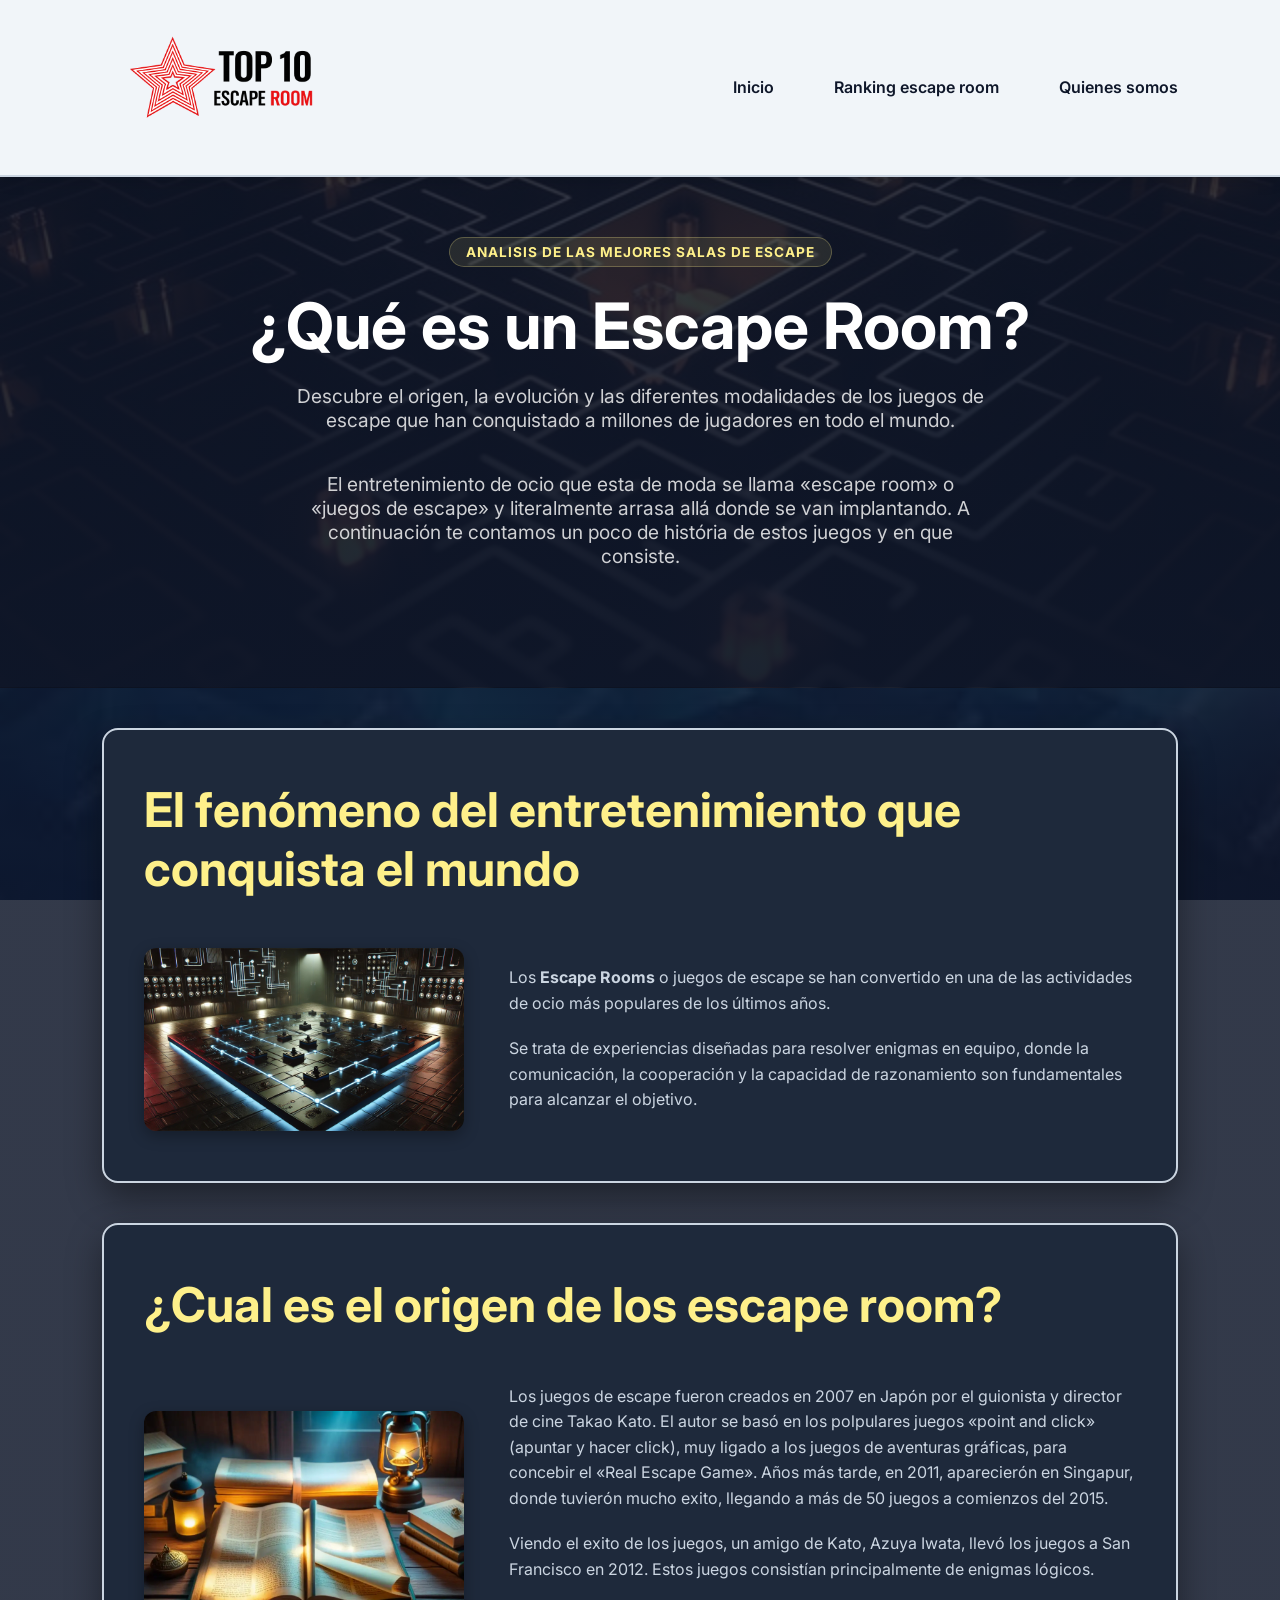
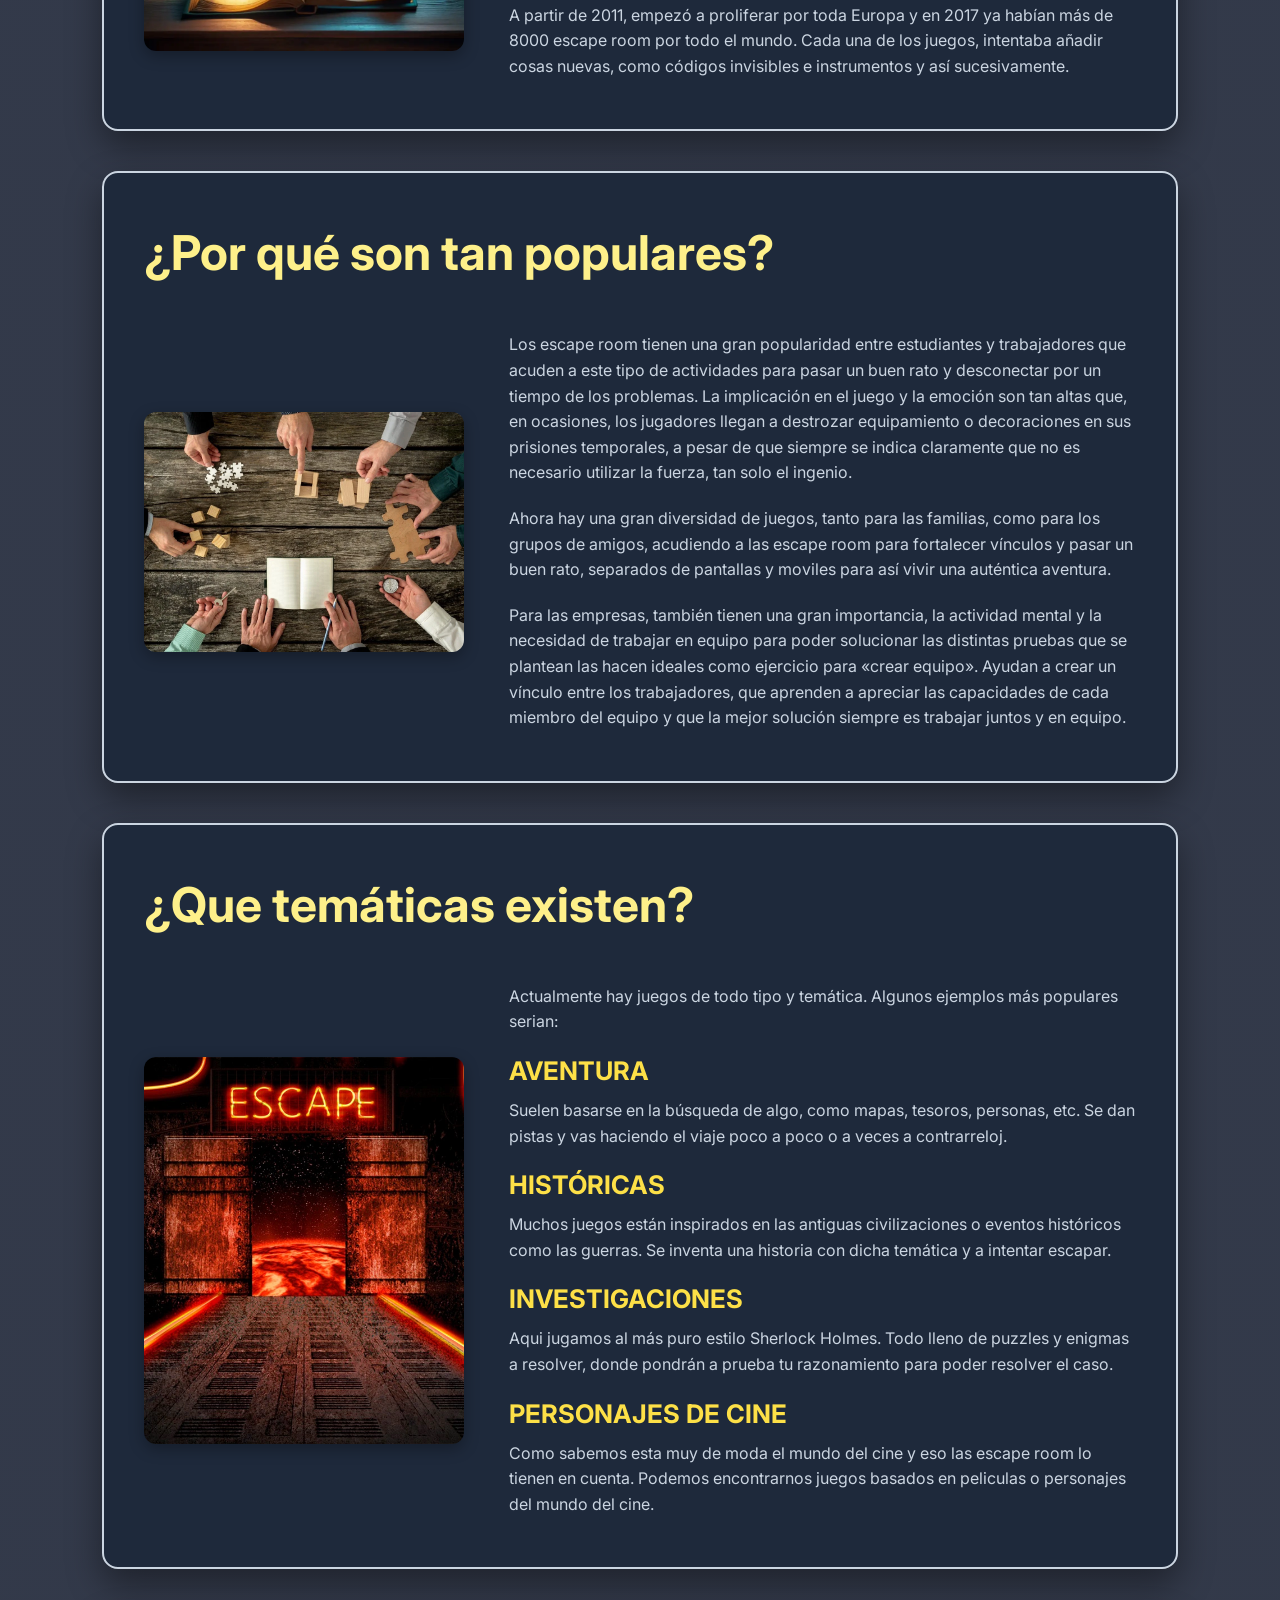
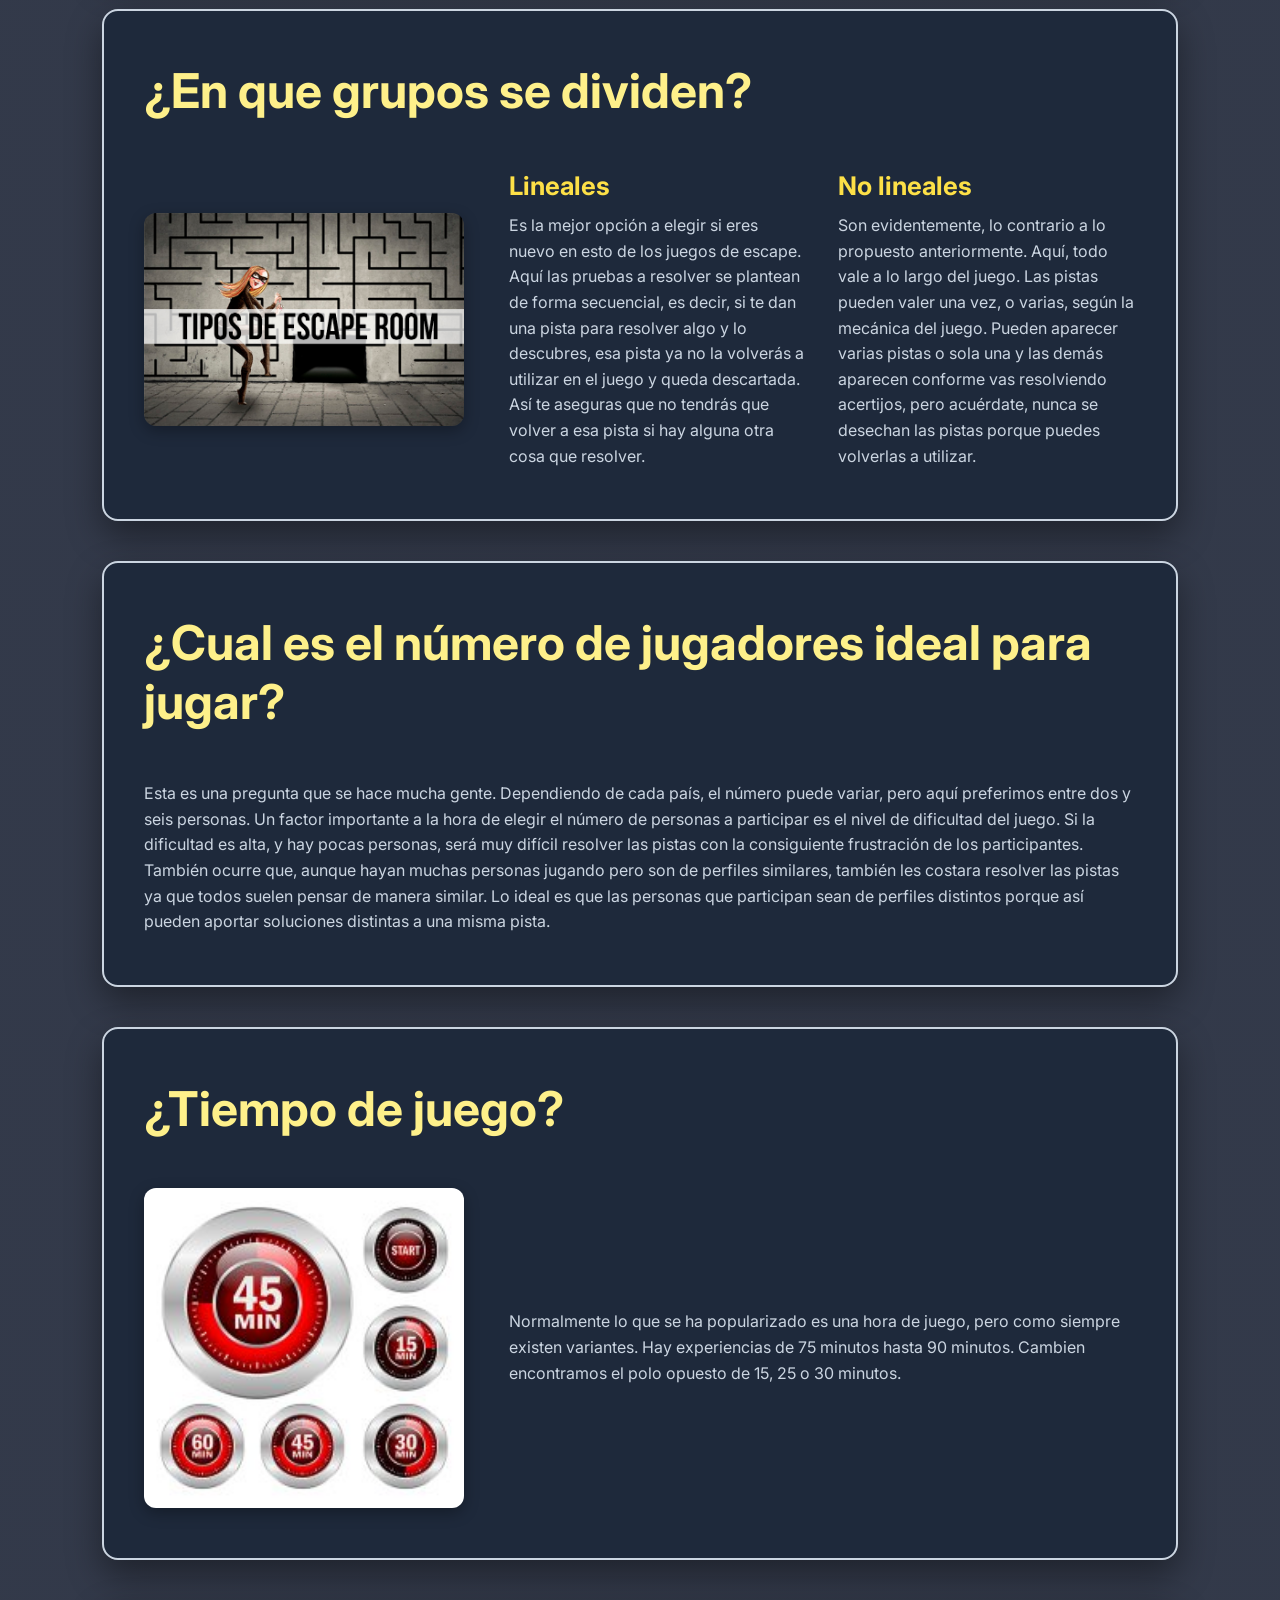
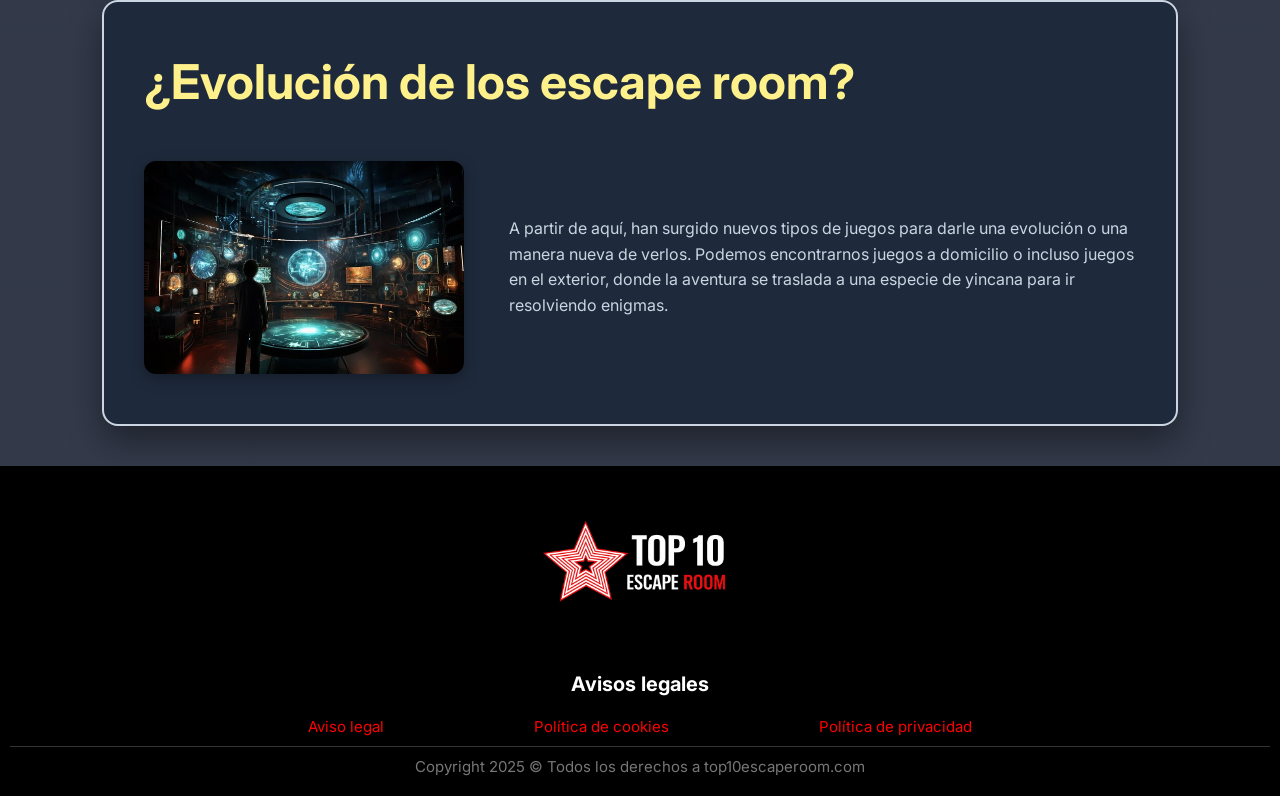
<file: index.html>
<!DOCTYPE html>
<html lang="es">

<head>
    <meta charset="UTF-8">
    <meta name="viewport" content="width=device-width, initial-scale=1.0">
    <title>TOP10ESCAPEROOM</title>

    <link href="https://fonts.googleapis.com/css2?family=Inter:wght@300;400;500;600;700;800&display=swap"
        rel="stylesheet">
    <link rel="stylesheet" href="css/styles.css">
</head>

<body class="home-body">

    <header class="hero home-hero">

        <nav class="navbar">
            <div class="logo">
                <img src="imagenes/logo-top10.png">
            </div>
            <ul>
                <li><a href="index.html">Inicio</a></li>
                <li><a href="ranking.html">Ranking escape room</a></li>
                <li><a href="quienes-somos.html">Quienes somos</a></li>
            </ul>
        </nav>

        <section class="hero-historia">

            <div class="hero-content">

                <span class="badge">Analisis de las mejores salas de escape</span>
                <h1>¿Qué es un Escape Room?</h1>
                <p>
                    Descubre el origen, la evolución y las diferentes modalidades de los juegos de escape que han
                    conquistado a millones de jugadores en todo el mundo.
                </p>
                <p>
                    El entretenimiento de ocio que esta de moda se llama «escape room» o «juegos de escape» y
                    literalmente arrasa allá donde se van implantando. A continuación te contamos un poco de
                    história de estos juegos y en que consiste.
                </p>
            </div>

        </section>

    </header>

    <main>

        <section class="contenido">

            <div class="contenedor">

                <h2>El fenómeno del entretenimiento que conquista el mundo</h2>
                <div class="populares-flex">
                    <div class="caja">
                        <img src="imagenes/imagen-escape-room.jpg" alt="imagen-escape-room">
                    </div>
                    <div class="beneficios">
                        <p>Los <strong>Escape Rooms</strong> o juegos de escape se han convertido en una de las
                            actividades
                            de ocio más populares de los últimos años.
                        </p>
                        <p>Se trata de experiencias diseñadas para resolver enigmas en equipo, donde la comunicación, la
                            cooperación y la capacidad de razonamiento son fundamentales para alcanzar el objetivo.
                        </p>
                    </div>
                </div>

            </div>

        </section>


        <section class="contenido oscuro">

            <div class="contenedor">

                <h2>¿Cual es el origen de los escape room?</h2>
                <div class="populares-flex">
                    <div class="caja">
                        <img src="imagenes/origen-escape-room.webp" alt="origen-escape-room">
                    </div>
                    <div class="beneficios">
                        <p>Los juegos de escape fueron creados en 2007 en Japón por el guionista y director de cine
                            Takao Kato. El autor se basó en los polpulares juegos «point and click» (apuntar y hacer
                            click),
                            muy ligado a los juegos de aventuras gráficas, para concebir el «Real Escape Game». Años más
                            tarde, en 2011, aparecierón en Singapur, donde tuvierón mucho exito, llegando a más de 50
                            juegos
                            a comienzos del 2015.
                        </p>
                        <p>Viendo el exito de los juegos, un amigo de Kato, Azuya Iwata, llevó los juegos a San
                            Francisco en
                            2012. Estos juegos consistían principalmente de enigmas lógicos.
                        </p>
                        <p>A partir de 2011, empezó a proliferar por toda Europa y en 2017 ya habían más de 8000 escape
                            room
                            por todo el mundo. Cada una de los juegos, intentaba añadir cosas nuevas, como códigos
                            invisibles
                            e instrumentos y así sucesivamente.
                        </p>
                    </div>
                </div>
            </div>

        </section>


        <section class="contenido populares">

            <div class="contenedor">

                <h2>¿Por qué son tan populares?</h2>

                <div class="populares-flex">
                    <div class="caja">
                        <img src="imagenes/imagen-puzzle.webp" alt="Imagen Puzzle">
                    </div>
                    <div class="beneficios">
                        <div class="card-beneficio">
                            <p>Los escape room tienen una gran popularidad entre estudiantes y trabajadores que acuden a
                                este tipo de actividades para pasar un buen rato y desconectar por un tiempo de los
                                problemas. La implicación en el juego y la emoción son tan altas que, en ocasiones, los
                                jugadores llegan a destrozar equipamiento o decoraciones en sus prisiones temporales, a
                                pesar de que siempre se indica claramente que no es necesario utilizar la fuerza, tan
                                solo
                                el ingenio.</p>
                            <p>Ahora hay una gran diversidad de juegos, tanto para las familias, como para los grupos de
                                amigos, acudiendo a las escape room para fortalecer vínculos y pasar un buen rato,
                                separados
                                de pantallas y moviles para así vivir una auténtica aventura.</p>
                            <p>Para las empresas, también tienen una gran importancia, la actividad mental y la
                                necesidad de
                                trabajar en equipo para poder solucionar las distintas pruebas que se plantean las hacen
                                ideales como ejercicio para «crear equipo». Ayudan a crear un vínculo entre los
                                trabajadores, que aprenden a apreciar las capacidades de cada miembro del equipo y que
                                la
                                mejor solución siempre es trabajar juntos y en equipo.</p>
                        </div>
                    </div>
                </div>
            </div>

        </section>


        <section class="contenido oscuro">

            <div class="contenedor">
                <h2>¿Que temáticas existen?</h2>
                <div class="populares-flex">
                    <div class="caja">
                        <img src="imagenes/tematica-escape.webp" alt="Imagen Tematica">
                    </div>
                    <div class="tematicas">
                        <article class="card-tematica">
                            <p>Actualmente hay juegos de todo tipo y temática. Algunos ejemplos más populares serian:
                            </p>
                        </article>

                        <article class="card-tematica">
                            <h3>AVENTURA</h3>
                            <p>Suelen basarse en la búsqueda de algo, como mapas, tesoros, personas, etc. Se dan pistas
                                y
                                vas haciendo el viaje poco a poco o a veces a contrarreloj.</p>
                        </article>

                        <article class="card-tematica">
                            <h3>HISTÓRICAS</h3>
                            <p>Muchos juegos están inspirados en las antiguas civilizaciones o eventos históricos como
                                las
                                guerras. Se inventa una historia con dicha temática y a intentar escapar.</p>
                        </article>

                        <article class="card-tematica">
                            <h3>INVESTIGACIONES</h3>
                            <p>Aqui jugamos al más puro estilo Sherlock Holmes. Todo lleno de puzzles y enigmas a
                                resolver,
                                donde pondrán a prueba tu razonamiento para poder resolver el caso.</p>
                        </article>

                        <article class="card-tematica">
                            <h3>PERSONAJES DE CINE</h3>
                            <p>Como sabemos esta muy de moda el mundo del cine y eso las escape room lo tienen en
                                cuenta.
                                Podemos encontrarnos juegos basados en peliculas o personajes del mundo del cine.</p>
                        </article>
                    </div>
                </div>
            </div>

        </section>


        <section class="contenido">

            <div class="contenedor">
                <h2>¿En que grupos se dividen?</h2>
                <div class="populares-flex">
                    <div class="caja">
                        <img src="imagenes/tipo-lineal-no-lineal .jpg" alt="juuego lineal no lineal">
                    </div>
                    <div class="dos-columnas">
                        <div class="tipo">
                            <h3>Lineales</h3>
                            <p>Es la mejor opción a elegir si eres nuevo en esto de los juegos de escape. Aquí las
                                pruebas a
                                resolver se plantean de forma secuencial, es decir, si te dan una pista para resolver
                                algo y
                                lo descubres, esa pista ya no la volverás a utilizar en el juego y queda descartada. Así
                                te
                                aseguras que no tendrás que volver a esa pista si hay alguna otra cosa que resolver.
                            </p>
                        </div>

                        <div class="tipo">
                            <h3>No lineales</h3>
                            <p>Son evidentemente, lo contrario a lo propuesto anteriormente. Aquí, todo vale a lo largo
                                del
                                juego. Las pistas pueden valer una vez, o varias, según la mecánica del juego. Pueden
                                aparecer varias pistas o sola una y las demás aparecen conforme vas resolviendo
                                acertijos,
                                pero acuérdate, nunca se desechan las pistas porque puedes volverlas a utilizar.
                            </p>
                        </div>
                    </div>
                </div>
            </div>

        </section>


        <section class="contenido oscuro">

            <div class="contenedor">
                <h2>¿Cual es el número de jugadores ideal para jugar?</h2>
                <p>Esta es una pregunta que se hace mucha gente. Dependiendo de cada país, el número puede variar, pero
                    aquí preferimos entre dos y seis personas. Un factor importante a la hora de elegir el número de
                    personas a participar es el nivel de dificultad del juego. Si la dificultad es alta, y hay pocas
                    personas, será muy difícil resolver las pistas con la consiguiente frustración de los participantes.
                    También ocurre que, aunque hayan muchas personas jugando pero son de perfiles similares, también les
                    costara resolver las pistas ya que todos suelen pensar de manera similar. Lo ideal es que las
                    personas que participan sean de perfiles distintos porque así pueden aportar soluciones distintas a
                    una misma pista.
                </p>
            </div>

        </section>


        <section class="contenido">

            <div class="contenedor">
                <h2>¿Tiempo de juego?</h2>
                <div class="populares-flex">
                    <div class="caja">
                        <img src="imagenes/tiempo-juego.jpg" alt="Tiempo">
                    </div>
                    <div class="estadisticas">
                        <div class="stat">
                            <p>Normalmente lo que se ha popularizado es una hora de juego, pero como siempre existen
                                variantes. Hay experiencias de 75 minutos hasta 90 minutos. Cambien encontramos el polo
                                opuesto de 15, 25 o 30 minutos.</p>
                        </div>
                    </div>
                </div>
            </div>

        </section>


        <section class="contenido oscuro">

            <div class="contenedor">

                <h2>¿Evolución de los escape room?</h2>
                <div class="populares-flex">
                    <div class="caja">
                        <img src="imagenes/evolucion-escape-room.jpg" alt="evolucion-escape-room Puzzle">
                    </div>
                    <div class="beneficios">
                        <p>A partir de aquí, han surgido nuevos tipos de juegos para darle una evolución o una manera
                            nueva de
                            verlos. Podemos encontrarnos juegos a domicilio o incluso juegos en el exterior, donde la
                            aventura
                            se traslada a una especie de yincana para ir resolviendo enigmas.
                        </p>
                    </div>
                </div>
            </div>

        </section>

    </main>

    <footer class="footer">
        <div class="footer-container">
            <div class="footer-logo">
                <img src="imagenes/logo-top10-footer.png" alt="Logo Top 10 Escape Room">
            </div>
            <div class="footer-links">
                <h3>Avisos legales</h3>
                <ul>
                    <li><a href="aviso-legal.html">Aviso legal</a></li>
                    <li><a href="politica-de-cookies.html">Política de cookies</a></li>
                    <li><a href="/politica-privacidad/">Política de privacidad</a></li>
                </ul>
            </div>
        </div>
        <div class="footer-bottom">
            Copyright 2025 © Todos los derechos a top10escaperoom.com
        </div>
    </footer>
</file>
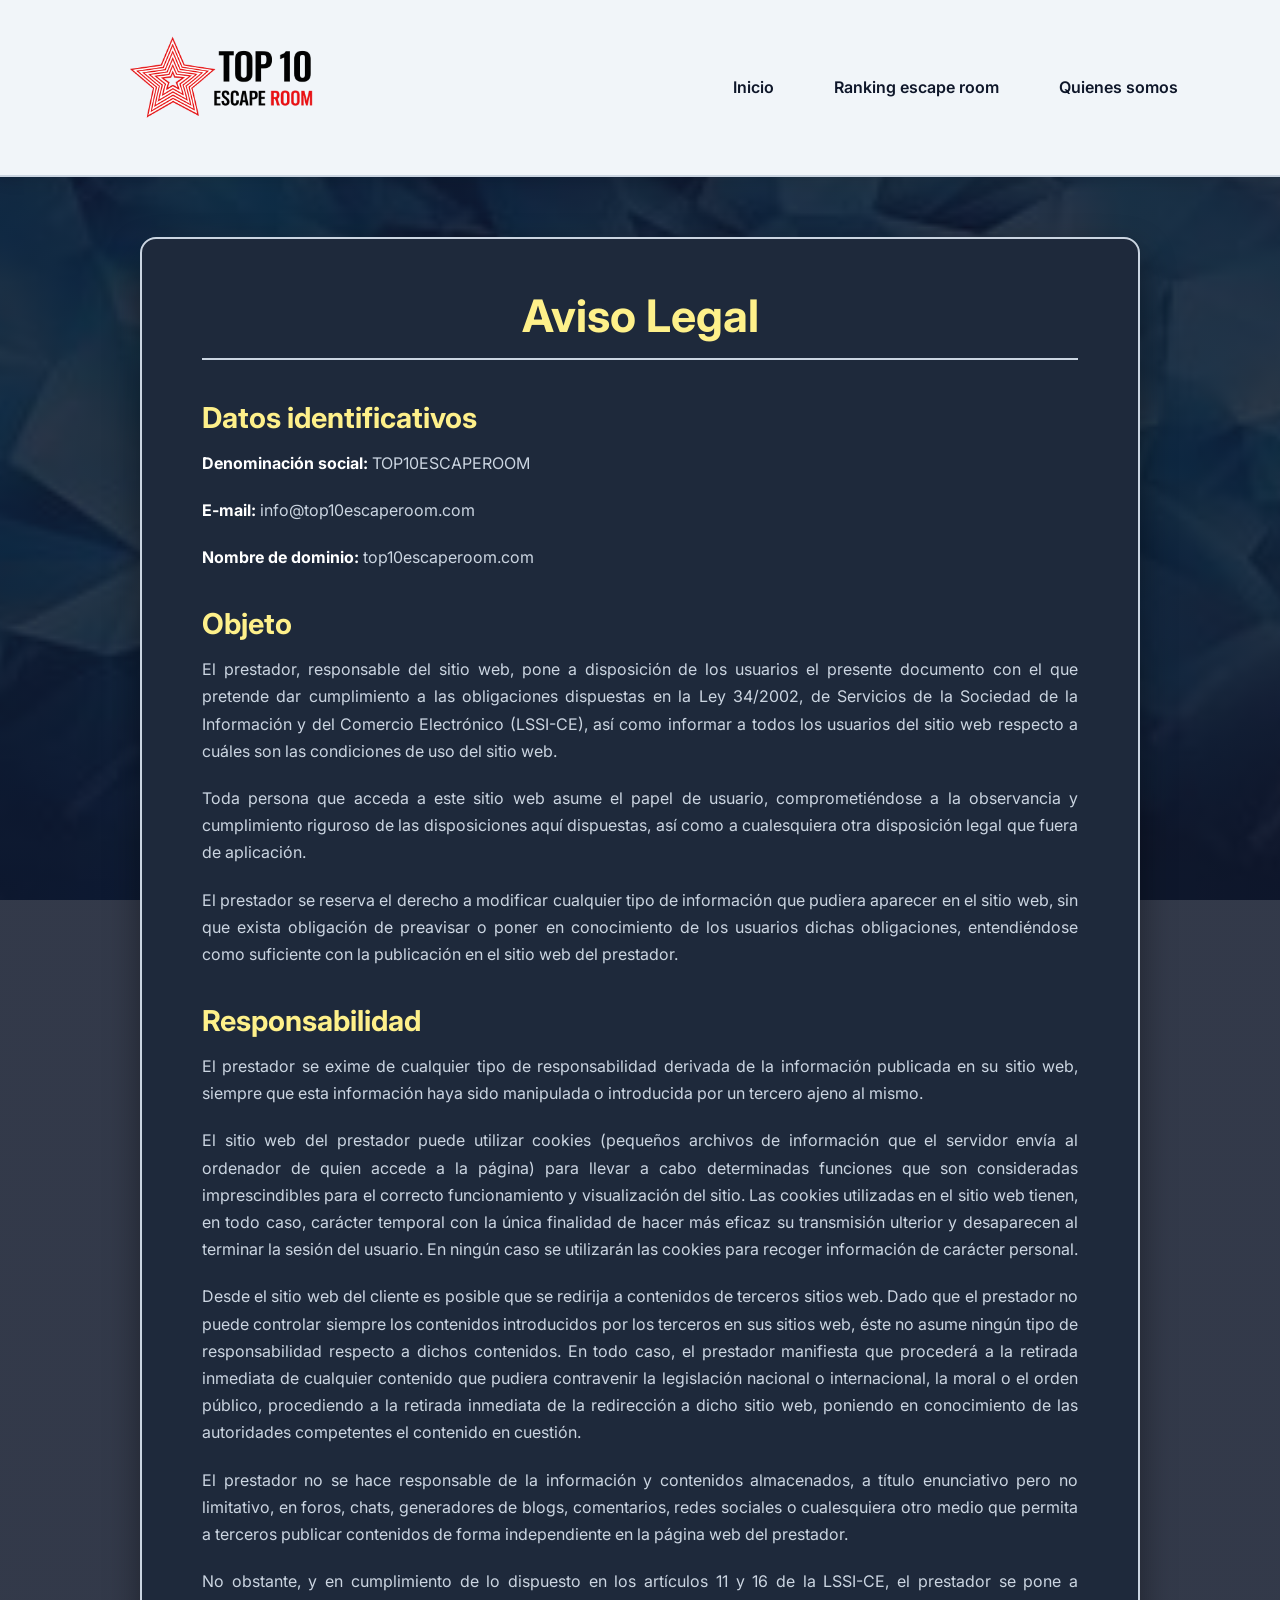
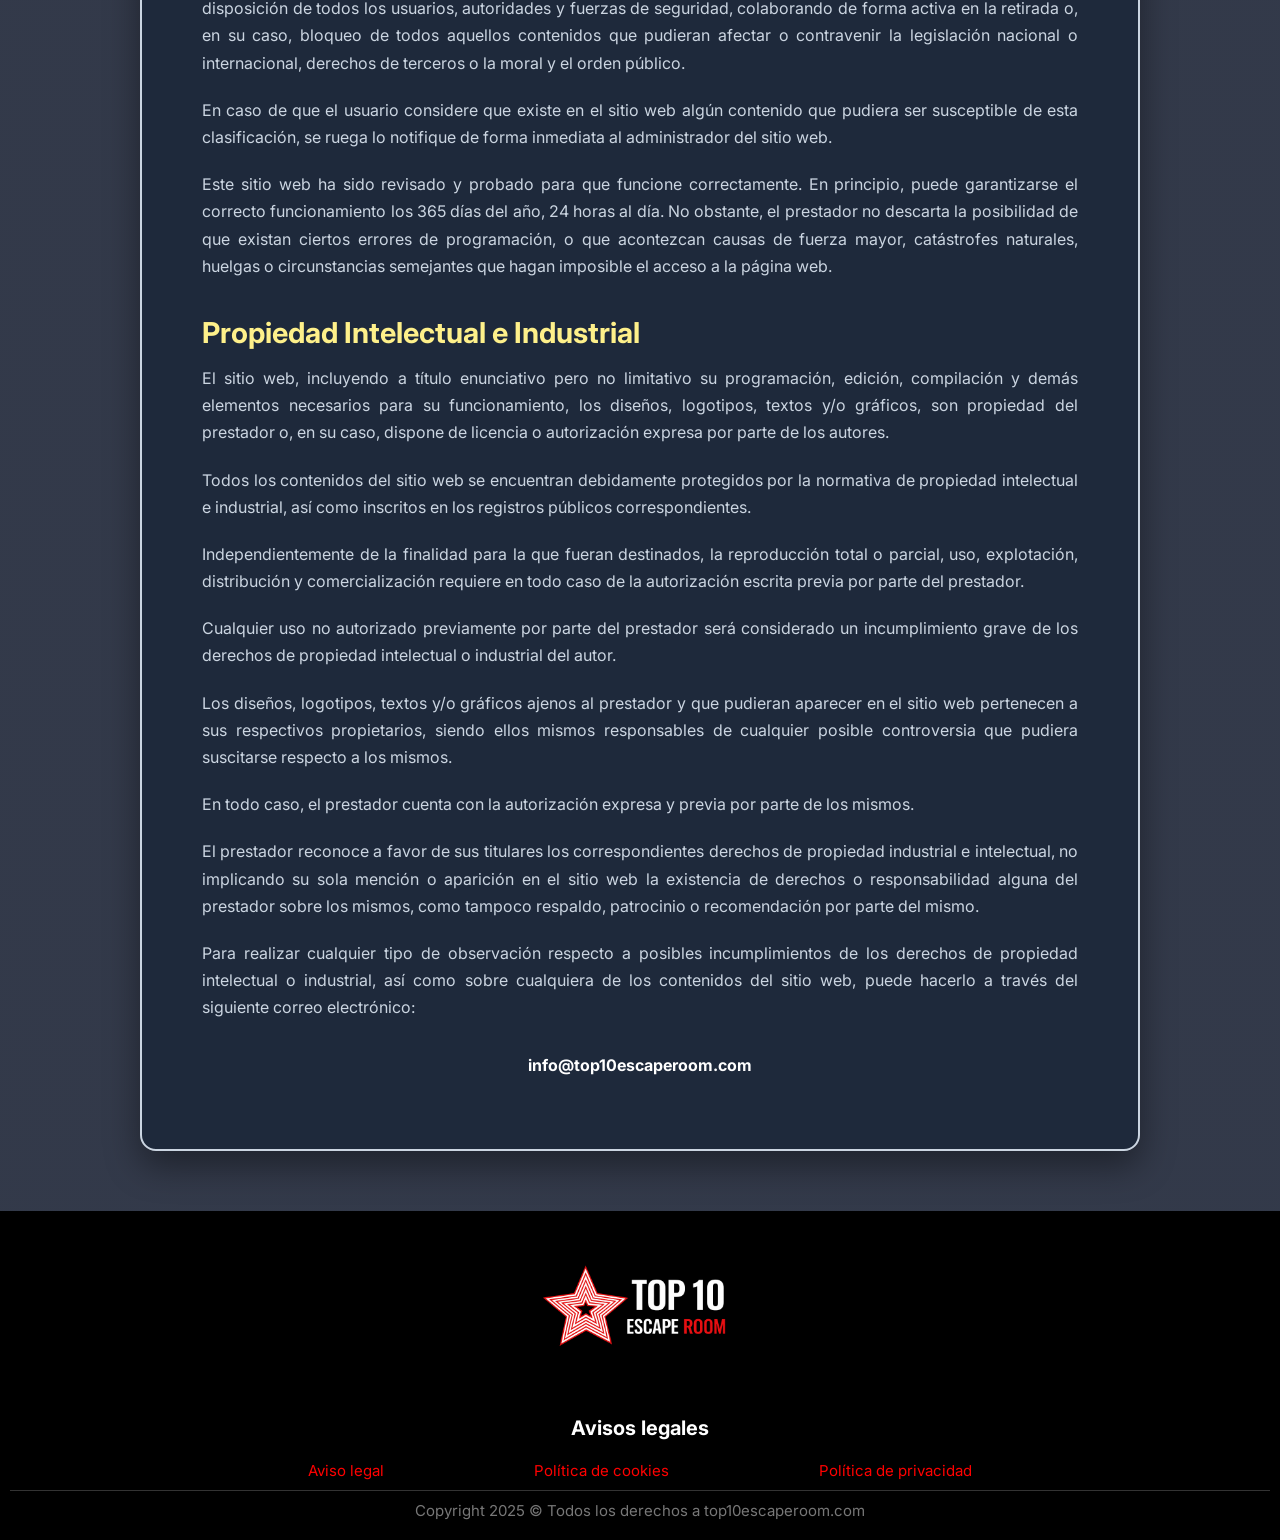
<file: aviso-legal.html>
<!DOCTYPE html>
<html lang="es">

<head>
    <meta charset="UTF-8">
    <meta name="viewport" content="width=device-width, initial-scale=1.0">
    <title>TOP10ESCAPEROOM - Aviso Legal</title>

    <link href="https://fonts.googleapis.com/css2?family=Inter:wght@300;400;500;600;700;800&display=swap"
        rel="stylesheet">
    <link rel="stylesheet" href="css/styles.css">
</head>

<body>

    <header>

        <nav class="navbar">
            <div class="logo">
                <img src="imagenes/logo-top10.png">
            </div>
            <ul>
                <li><a href="index.html">Inicio</a></li>
                <li><a href="ranking.html">Ranking escape room</a></li>
                <li><a href="quienes-somos.html">Quienes somos</a></li>
            </ul>
        </nav>

    </header>

    <main class="seccion-legal">

        <div class="contenedor-legal">

            <h1>Aviso Legal</h1>

            <h2>Datos identificativos</h2>

            <p><strong>Denominación social:</strong> TOP10ESCAPEROOM</p>

            <p><strong>E-mail:</strong> info@top10escaperoom.com</p>

            <p><strong>Nombre de dominio:</strong> top10escaperoom.com</p>

            <h2>Objeto</h2>

            <p>
                El prestador, responsable del sitio web, pone a disposición de los usuarios el presente documento con el
                que
                pretende dar cumplimiento a las obligaciones dispuestas en la Ley 34/2002, de Servicios de la Sociedad
                de la
                Información y del Comercio Electrónico (LSSI-CE), así como informar a todos los usuarios del sitio web
                respecto a cuáles son las condiciones de uso del sitio web.
            </p>

            <p>
                Toda persona que acceda a este sitio web asume el papel de usuario, comprometiéndose a la observancia y
                cumplimiento riguroso de las disposiciones aquí dispuestas, así como a cualesquiera otra disposición
                legal
                que fuera de aplicación.
            </p>

            <p>
                El prestador se reserva el derecho a modificar cualquier tipo de información que pudiera aparecer en el
                sitio web, sin que exista obligación de preavisar o poner en conocimiento de los usuarios dichas
                obligaciones, entendiéndose como suficiente con la publicación en el sitio web del prestador.
            </p>

            <h2>Responsabilidad</h2>

            <p>
                El prestador se exime de cualquier tipo de responsabilidad derivada de la información publicada en su
                sitio
                web, siempre que esta información haya sido manipulada o introducida por un tercero ajeno al mismo.
            </p>

            <p>
                El sitio web del prestador puede utilizar cookies (pequeños archivos de información que el servidor
                envía al
                ordenador de quien accede a la página) para llevar a cabo determinadas funciones que son consideradas
                imprescindibles para el correcto funcionamiento y visualización del sitio. Las cookies utilizadas en el
                sitio web tienen, en todo caso, carácter temporal con la única finalidad de hacer más eficaz su
                transmisión
                ulterior y desaparecen al terminar la sesión del usuario. En ningún caso se utilizarán las cookies para
                recoger información de carácter personal.
            </p>

            <p>
                Desde el sitio web del cliente es posible que se redirija a contenidos de terceros sitios web. Dado que
                el
                prestador no puede controlar siempre los contenidos introducidos por los terceros en sus sitios web,
                éste no
                asume ningún tipo de responsabilidad respecto a dichos contenidos. En todo caso, el prestador manifiesta
                que
                procederá a la retirada inmediata de cualquier contenido que pudiera contravenir la legislación nacional
                o
                internacional, la moral o el orden público, procediendo a la retirada inmediata de la redirección a
                dicho
                sitio web, poniendo en conocimiento de las autoridades competentes el contenido en cuestión.
            </p>

            <p>
                El prestador no se hace responsable de la información y contenidos almacenados, a título enunciativo
                pero no
                limitativo, en foros, chats, generadores de blogs, comentarios, redes sociales o cualesquiera otro medio
                que
                permita a terceros publicar contenidos de forma independiente en la página web del prestador.
            </p>

            <p>
                No obstante, y en cumplimiento de lo dispuesto en los artículos 11 y 16 de la LSSI-CE, el prestador se
                pone
                a disposición de todos los usuarios, autoridades y fuerzas de seguridad, colaborando de forma activa en
                la
                retirada o, en su caso, bloqueo de todos aquellos contenidos que pudieran afectar o contravenir la
                legislación nacional o internacional, derechos de terceros o la moral y el orden público.
            </p>

            <p>
                En caso de que el usuario considere que existe en el sitio web algún contenido que pudiera ser
                susceptible
                de esta clasificación, se ruega lo notifique de forma inmediata al administrador del sitio web.
            </p>

            <p>
                Este sitio web ha sido revisado y probado para que funcione correctamente. En principio, puede
                garantizarse
                el correcto funcionamiento los 365 días del año, 24 horas al día. No obstante, el prestador no descarta
                la
                posibilidad de que existan ciertos errores de programación, o que acontezcan causas de fuerza mayor,
                catástrofes naturales, huelgas o circunstancias semejantes que hagan imposible el acceso a la página
                web.
            </p>

            <h2>Propiedad Intelectual e Industrial</h2>

            <p>
                El sitio web, incluyendo a título enunciativo pero no limitativo su programación, edición, compilación y
                demás elementos necesarios para su funcionamiento, los diseños, logotipos, textos y/o gráficos, son
                propiedad del prestador o, en su caso, dispone de licencia o autorización expresa por parte de los
                autores.
            </p>

            <p>
                Todos los contenidos del sitio web se encuentran debidamente protegidos por la normativa de propiedad
                intelectual e industrial, así como inscritos en los registros públicos correspondientes.
            </p>

            <p>
                Independientemente de la finalidad para la que fueran destinados, la reproducción total o parcial, uso,
                explotación, distribución y comercialización requiere en todo caso de la autorización escrita previa por
                parte del prestador.
            </p>

            <p>
                Cualquier uso no autorizado previamente por parte del prestador será considerado un incumplimiento grave
                de
                los derechos de propiedad intelectual o industrial del autor.
            </p>

            <p>
                Los diseños, logotipos, textos y/o gráficos ajenos al prestador y que pudieran aparecer en el sitio web
                pertenecen a sus respectivos propietarios, siendo ellos mismos responsables de cualquier posible
                controversia que pudiera suscitarse respecto a los mismos.
            </p>

            <p>
                En todo caso, el prestador cuenta con la autorización expresa y previa por parte de los mismos.
            </p>

            <p>
                El prestador reconoce a favor de sus titulares los correspondientes derechos de propiedad industrial e
                intelectual, no implicando su sola mención o aparición en el sitio web la existencia de derechos o
                responsabilidad alguna del prestador sobre los mismos, como tampoco respaldo, patrocinio o recomendación
                por
                parte del mismo.
            </p>

            <p>
                Para realizar cualquier tipo de observación respecto a posibles incumplimientos de los derechos de
                propiedad
                intelectual o industrial, así como sobre cualquiera de los contenidos del sitio web, puede hacerlo a
                través
                del siguiente correo electrónico:
            </p>

            <p style="text-align: center; margin-top: 30px;">
                <strong>info@top10escaperoom.com</strong>
            </p>

        </div>

    </main>

    <footer class="footer">

        <div class="footer-container">

            <div class="footer-logo">
                <img src="imagenes/logo-top10-footer.png" alt="Logo Top 10 Escape Room">
            </div>

            <div class="footer-links">
                <h3>Avisos legales</h3>

                <ul>
                    <li><a href="aviso-legal.html">Aviso legal</a></li>
                    <li><a href="politica-de-cookies.html">Política de cookies</a></li>
                    <li><a href="politica-de-privacidad.html">Política de privacidad</a></li>
                </ul>
            </div>

        </div>

        <div class="footer-bottom">
            Copyright 2025 © Todos los derechos a top10escaperoom.com
        </div>
    </footer>

</body>

</html>
</file>
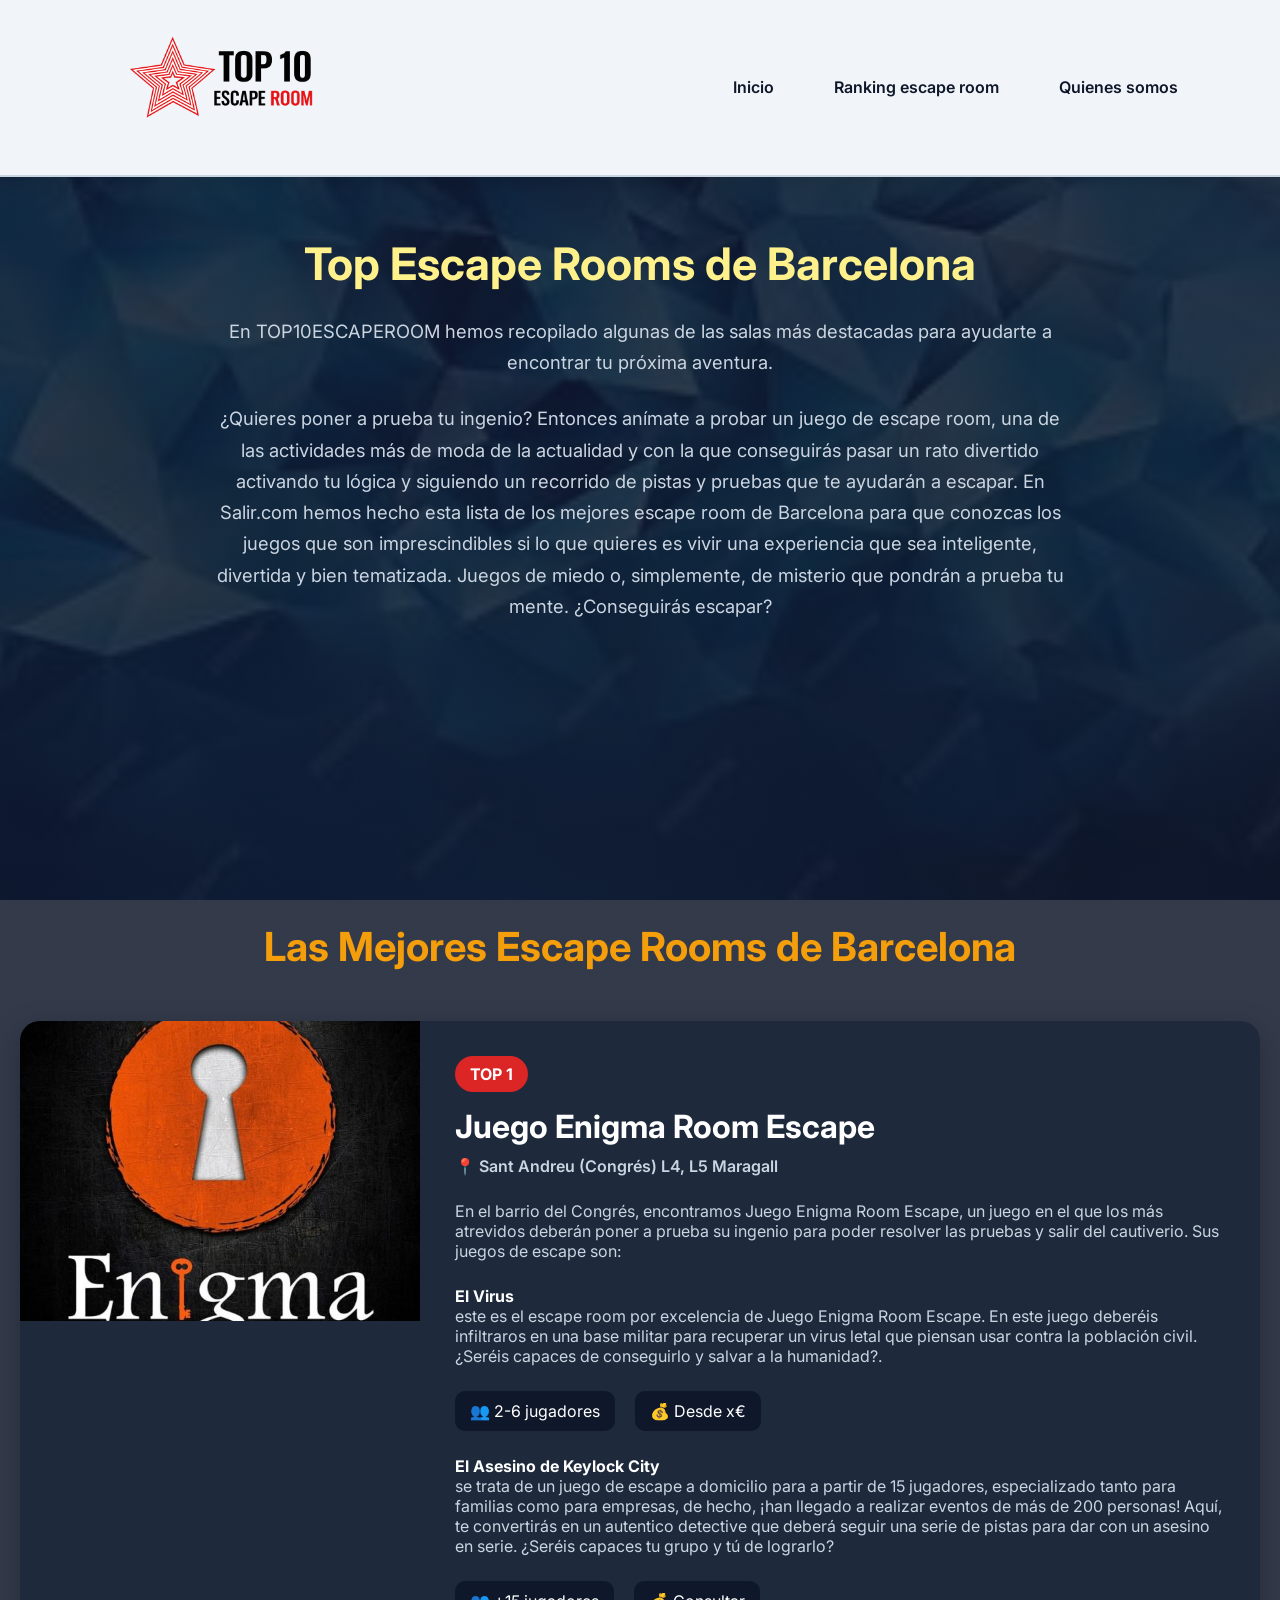
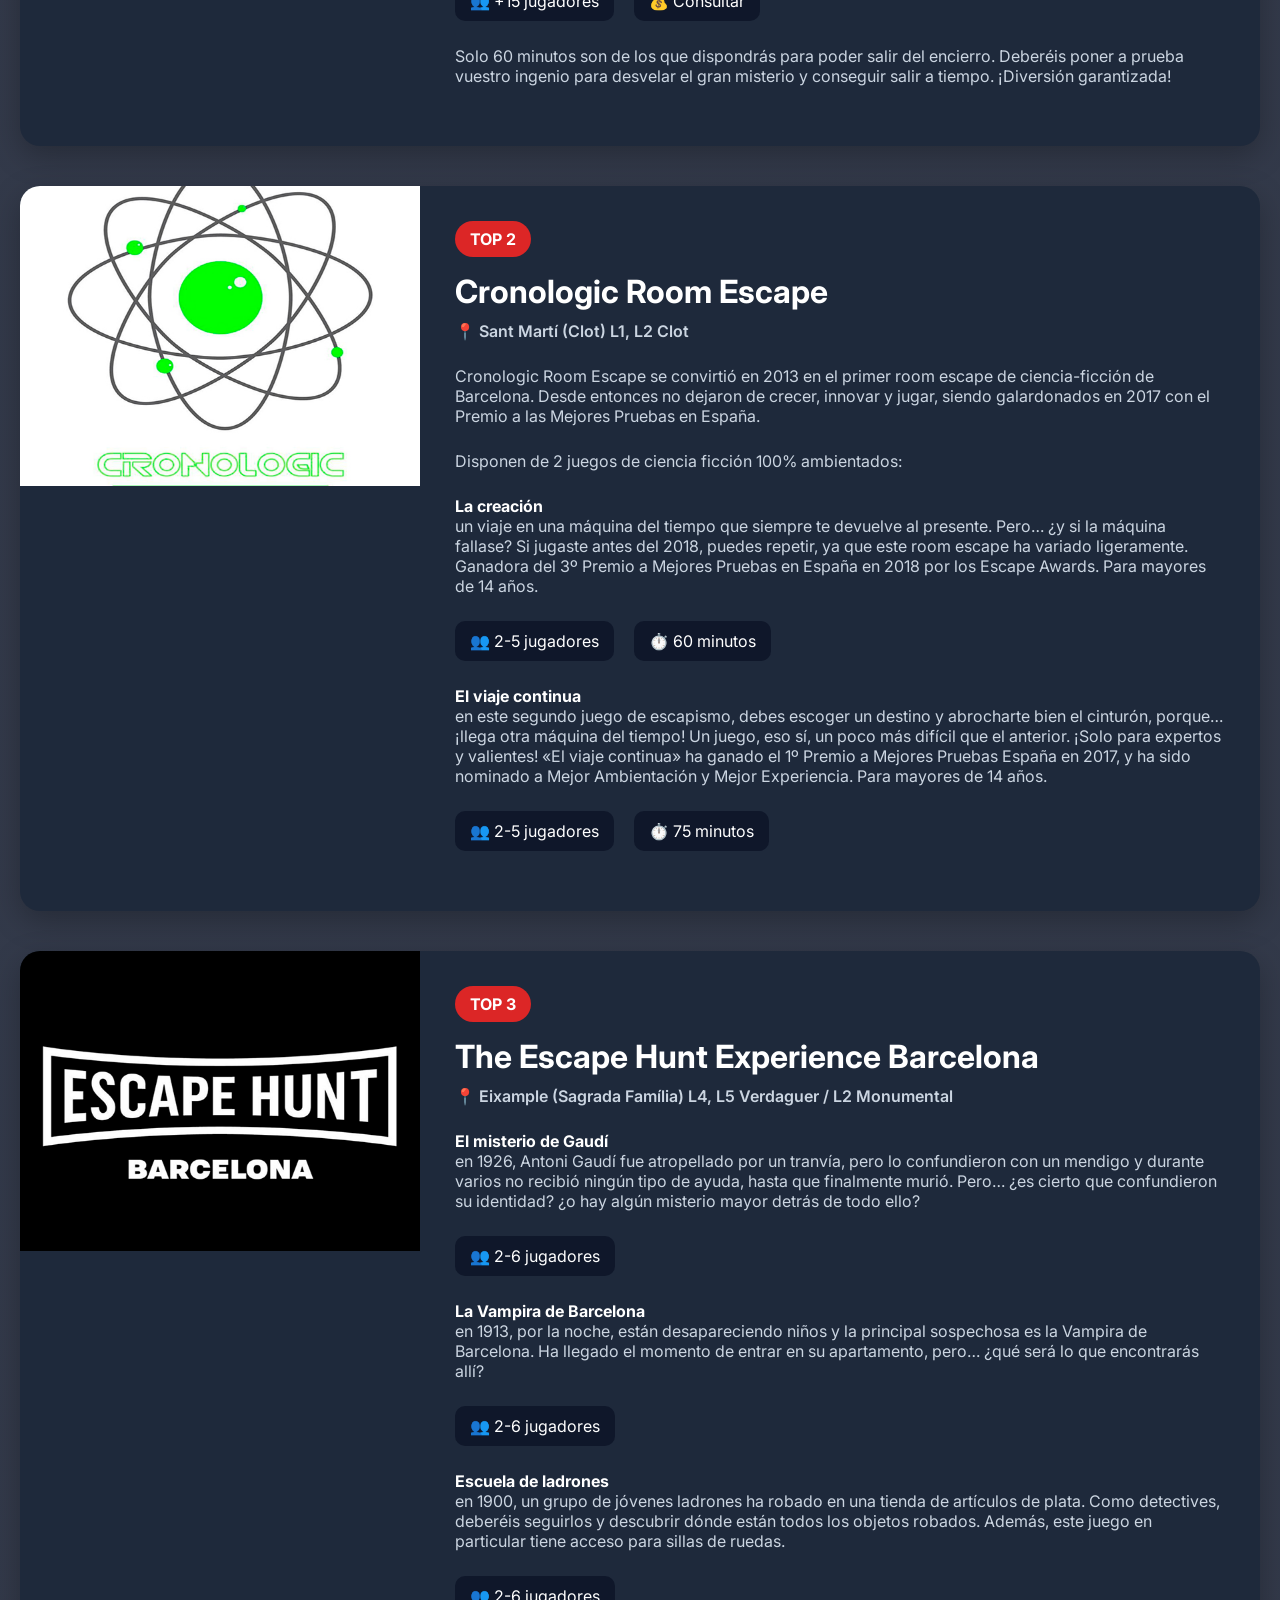
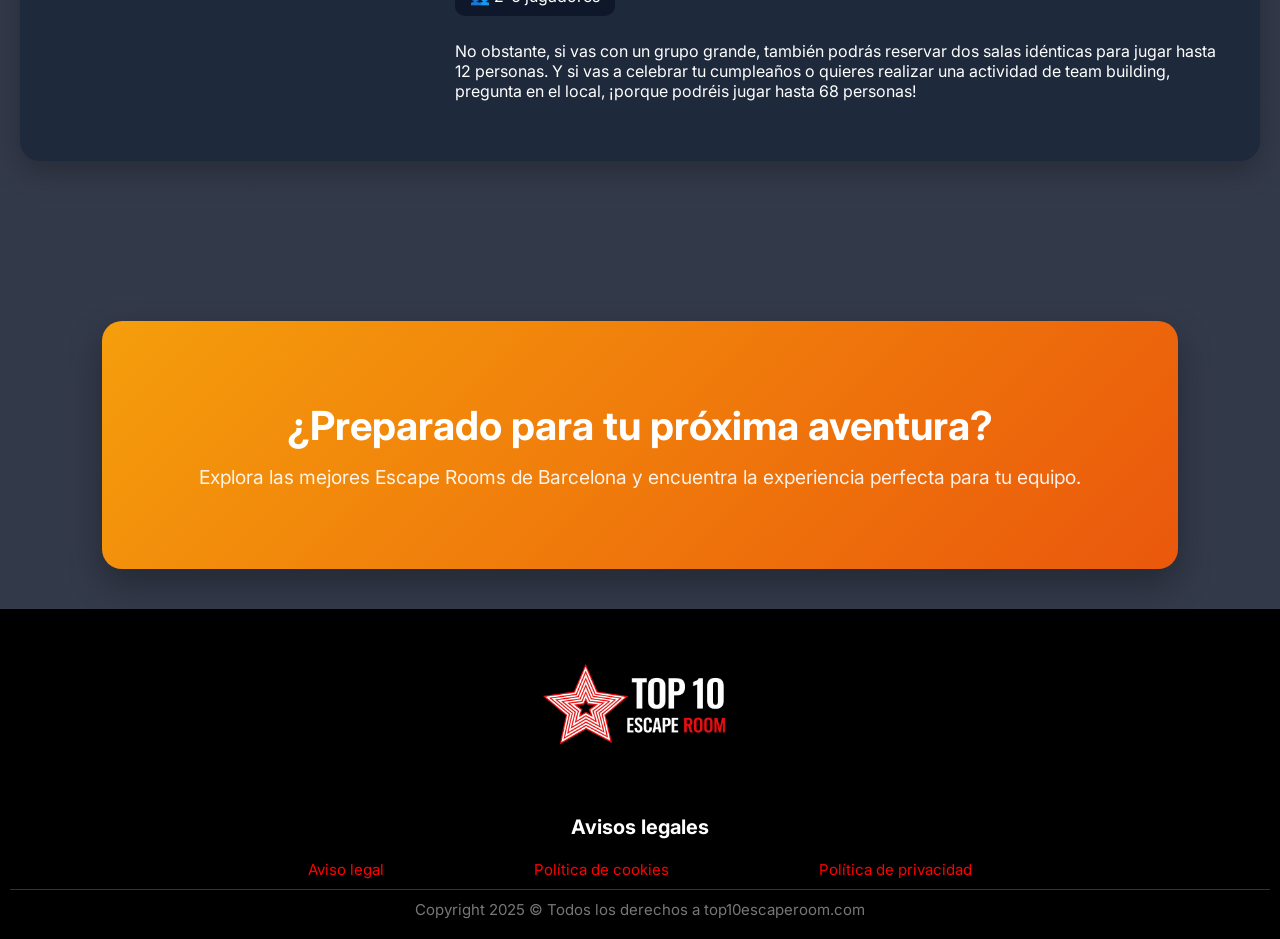
<file: barcelona.html>
<!DOCTYPE html>
<html lang="es">

<head>
    <meta charset="UTF-8">
    <meta name="viewport" content="width=device-width, initial-scale=1.0">
    <title>TOP10ESCAPEROOM</title>

    <link href="https://fonts.googleapis.com/css2?family=Inter:wght@300;400;500;600;700;800&display=swap"
        rel="stylesheet">
    <link rel="stylesheet" href="css/styles.css">
    <link rel="stylesheet" href="css/ranking-barcelona.css">
</head>

<body>

    <header>

        <nav class="navbar">
            <div class="logo">
                <img src="imagenes/logo-top10.png">
            </div>
            <ul>
                <li><a href="index.html">Inicio</a></li>
                <li><a href="ranking.html">Ranking escape room</a></li>
                <li><a href="quienes-somos.html">Quienes somos</a></li>
            </ul>
        </nav>

    </header>

    <main>
            <section class="intro">
                <div class="container">
                    <h2>Top Escape Rooms de Barcelona</h2>
                    <p>
                        En TOP10ESCAPEROOM hemos recopilado algunas de las salas
                        más destacadas para ayudarte a encontrar tu próxima aventura.
                    </p>
                </div>

                <div class="container">
                    <p>
                        ¿Quieres poner a prueba tu ingenio? Entonces anímate a probar un juego de escape room, una de
                        las actividades más de moda de la actualidad y con la que conseguirás pasar un rato divertido
                        activando tu lógica y siguiendo un recorrido de pistas y pruebas que te ayudarán a escapar.
                        En Salir.com hemos hecho esta lista de los mejores escape room de Barcelona para que conozcas
                        los
                        juegos que son imprescindibles si lo que quieres es vivir una experiencia que sea inteligente,
                        divertida y bien tematizada. Juegos de miedo o, simplemente, de misterio que pondrán a prueba tu
                        mente. ¿Conseguirás escapar?
                    </p>
                </div>
            </section>

            <!-- HERO -->

            <section class="hero-barcelona">
                <div class="hero-overlay">

                </div>
            </section>

            <!-- TODAS LAS SALAS -->

            <section class="barcelona-salas">
                <h2>Las Mejores Escape Rooms de Barcelona</h2>
                <article class="barcelona-sala">

                    <img src="imagenes/logo-enigma-madrid.jpg" alt="Juego Enigma Madrid">

                    <div class="barcelona-info">
                        <span class="barcelona-badge">TOP 1</span>
                        <h3>Juego Enigma Room Escape</h3>
                        <p class="ubicacion">
                            📍 Sant Andreu (Congrés) L4, L5 Maragall
                        </p>

                        <p>
                            En el barrio del Congrés, encontramos Juego Enigma Room Escape, un juego en el que los más
                            atrevidos deberán poner a prueba su ingenio para poder resolver las pruebas y salir del
                            cautiverio. Sus juegos de escape son:</p>

                        <h4>El Virus</h4>

                        <p>
                            este es el escape room por excelencia de Juego Enigma Room Escape. En este juego deberéis
                            infiltraros en una base militar para recuperar un virus letal que piensan usar contra la
                            población civil. ¿Seréis capaces de conseguirlo y salvar a la humanidad?.
                        </p>

                        <div class="barcelona-datos">
                            <span>👥 2-6 jugadores</span>
                            <span>💰 Desde x€</span>
                        </div>

                        <h4>El Asesino de Keylock City</h4>

                        <p>
                            se trata de un juego de escape a domicilio para a partir de 15 jugadores, especializado
                            tanto para familias como para empresas, de hecho, ¡han llegado a realizar eventos de más de
                            200 personas! Aquí, te convertirás en un autentico detective que deberá seguir una serie de
                            pistas para dar con un asesino en serie. ¿Seréis capaces tu grupo y tú de lograrlo?
                        </p>

                        <div class="barcelona-datos">
                            <span>👥 +15 jugadores</span>
                            <span>💰 Consultar</span>
                        </div>

                        <p>Solo 60 minutos son de los que dispondrás para poder salir del encierro. Deberéis poner a
                            prueba vuestro ingenio para desvelar el gran misterio y conseguir salir a tiempo. ¡Diversión
                            garantizada!</p>

                    </div>

                </article>

                <article class="barcelona-sala">
                    <img src="imagenes/cronologic-barcelona.jpg" alt="cronologic-barcelona">

                    <div class="barcelona-info">
                        <span class="barcelona-badge">TOP 2</span>
                        <h3>Cronologic Room Escape</h3>
                        <p class="ubicacion">
                            📍 Sant Martí (Clot) L1, L2 Clot
                        </p>

                        <p>Cronologic Room Escape se convirtió en 2013 en el primer room escape de ciencia-ficción de
                            Barcelona. Desde entonces no dejaron de crecer, innovar y jugar, siendo galardonados en 2017
                            con el Premio a las Mejores Pruebas en España.</p>

                        <p>Disponen de 2 juegos de ciencia ficción 100% ambientados:</p>

                        <h4>La creación</h4>
                        <p>un viaje en una máquina del tiempo que siempre te devuelve al presente. Pero… ¿y si la
                            máquina fallase? Si jugaste antes del 2018, puedes repetir, ya que este room escape ha
                            variado ligeramente. Ganadora del 3º Premio a Mejores Pruebas en España en 2018 por los
                            Escape Awards. Para mayores de 14 años.</p>
                        <div class="barcelona-datos">
                            <span>👥 2-5 jugadores</span>
                            <span>⏱️ 60 minutos</span>
                        </div>

                        <h4>El viaje continua</h4>
                        <p>en este segundo juego de escapismo, debes escoger un destino y abrocharte bien el cinturón,
                            porque… ¡llega otra máquina del tiempo! Un juego, eso sí, un poco más difícil que el
                            anterior. ¡Solo para expertos y valientes! «El viaje continua» ha ganado el 1º Premio a
                            Mejores Pruebas España en 2017, y ha sido nominado a Mejor Ambientación y Mejor Experiencia.
                            Para mayores de 14 años.</p>
                        <div class="barcelona-datos">
                            <span>👥 2-5 jugadores</span>
                            <span>⏱️ 75 minutos</span>
                        </div>
                    </div>
                </article>

                <article class="barcelona-sala">
                    <img src="imagenes/escape-hunt-barcelona.jpg" alt="escape-hunt-barcelona">

                    <div class="barcelona-info">
                        <span class="barcelona-badge">TOP 3</span>
                        <h3>The Escape Hunt Experience Barcelona</h3>
                        <p class="ubicacion">
                            📍 Eixample (Sagrada Família) L4, L5 Verdaguer / L2 Monumental
                        </p>

                        <h4>El misterio de Gaudí</h4>
                        <p>en 1926, Antoni Gaudí fue atropellado por un tranvía, pero lo confundieron con un mendigo y
                            durante varios no recibió ningún tipo de ayuda, hasta que finalmente murió. Pero… ¿es cierto
                            que confundieron su identidad? ¿o hay algún misterio mayor detrás de todo ello?</p>

                        <div class="barcelona-datos">
                            <span>👥 2-6 jugadores</span>
                        </div>

                        <h4>La Vampira de Barcelona</h4>
                        <p>en 1913, por la noche, están desapareciendo niños y la principal sospechosa es la Vampira de
                            Barcelona. Ha llegado el momento de entrar en su apartamento, pero… ¿qué será lo que
                            encontrarás allí?</p>
                        <div class="barcelona-datos">
                            <span>👥 2-6 jugadores</span>
                        </div>


                        <h4>Escuela de ladrones</h4>
                        <p>en 1900, un grupo de jóvenes ladrones ha robado en una tienda de artículos de plata. Como
                            detectives, deberéis seguirlos y descubrir dónde están todos los objetos robados. Además,
                            este juego en particular tiene acceso para sillas de ruedas.</p>
                        <div class="barcelona-datos">
                            <span>👥 2-6 jugadores</span>
                        </div>

                        </p>No obstante, si vas con un grupo grande, también podrás reservar dos salas idénticas para
                        jugar hasta 12 personas. Y si vas a celebrar tu cumpleaños o quieres realizar una actividad de
                        team building, pregunta en el local, ¡porque podréis jugar hasta 68 personas!</P>
                    </div>

                </article>

            </section>

            <!-- CTA -->

            <section class="cta-final">

                <div class="container">
                    <h2>¿Preparado para tu próxima aventura?</h2>
                    <p>
                        Explora las mejores Escape Rooms de Barcelona
                        y encuentra la experiencia perfecta para tu equipo.
                    </p>
                </div>

            </section>

        </main>

        <footer class="footer">
            <div class="footer-container">
                <div class="footer-logo">
                    <img src="imagenes/logo-top10-footer.png" alt="Logo Top 10 Escape Room">
                </div>
                <div class="footer-links">
                    <h3>Avisos legales</h3>
                    <ul>
                        <li><a href="aviso-legal.html">Aviso legal</a></li>
                        <li><a href="politica-de-cookies.html">Política de cookies</a></li>
                        <li><a href="/politica-privacidad/">Política de privacidad</a></li>
                    </ul>
                </div>
            </div>
            <div class="footer-bottom">
                Copyright 2025 © Todos los derechos a top10escaperoom.com
            </div>
        </footer>
</file>
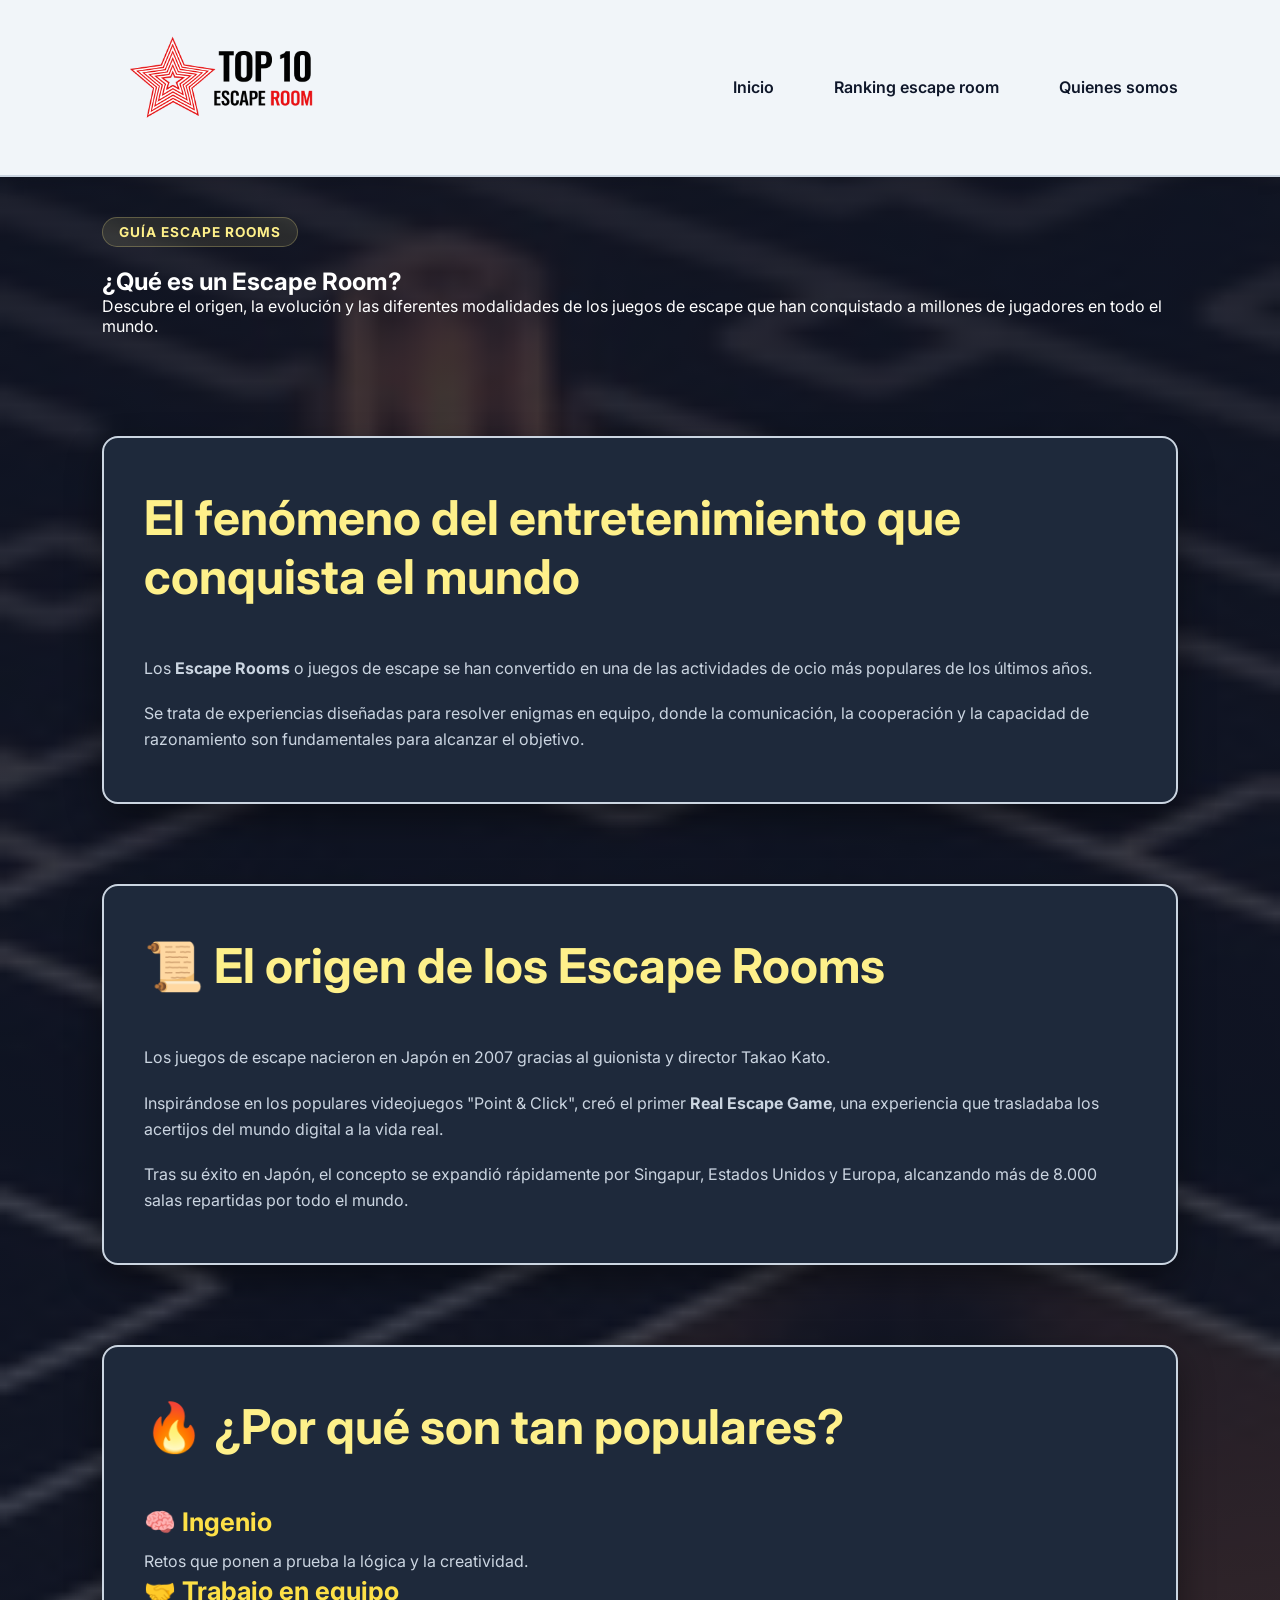
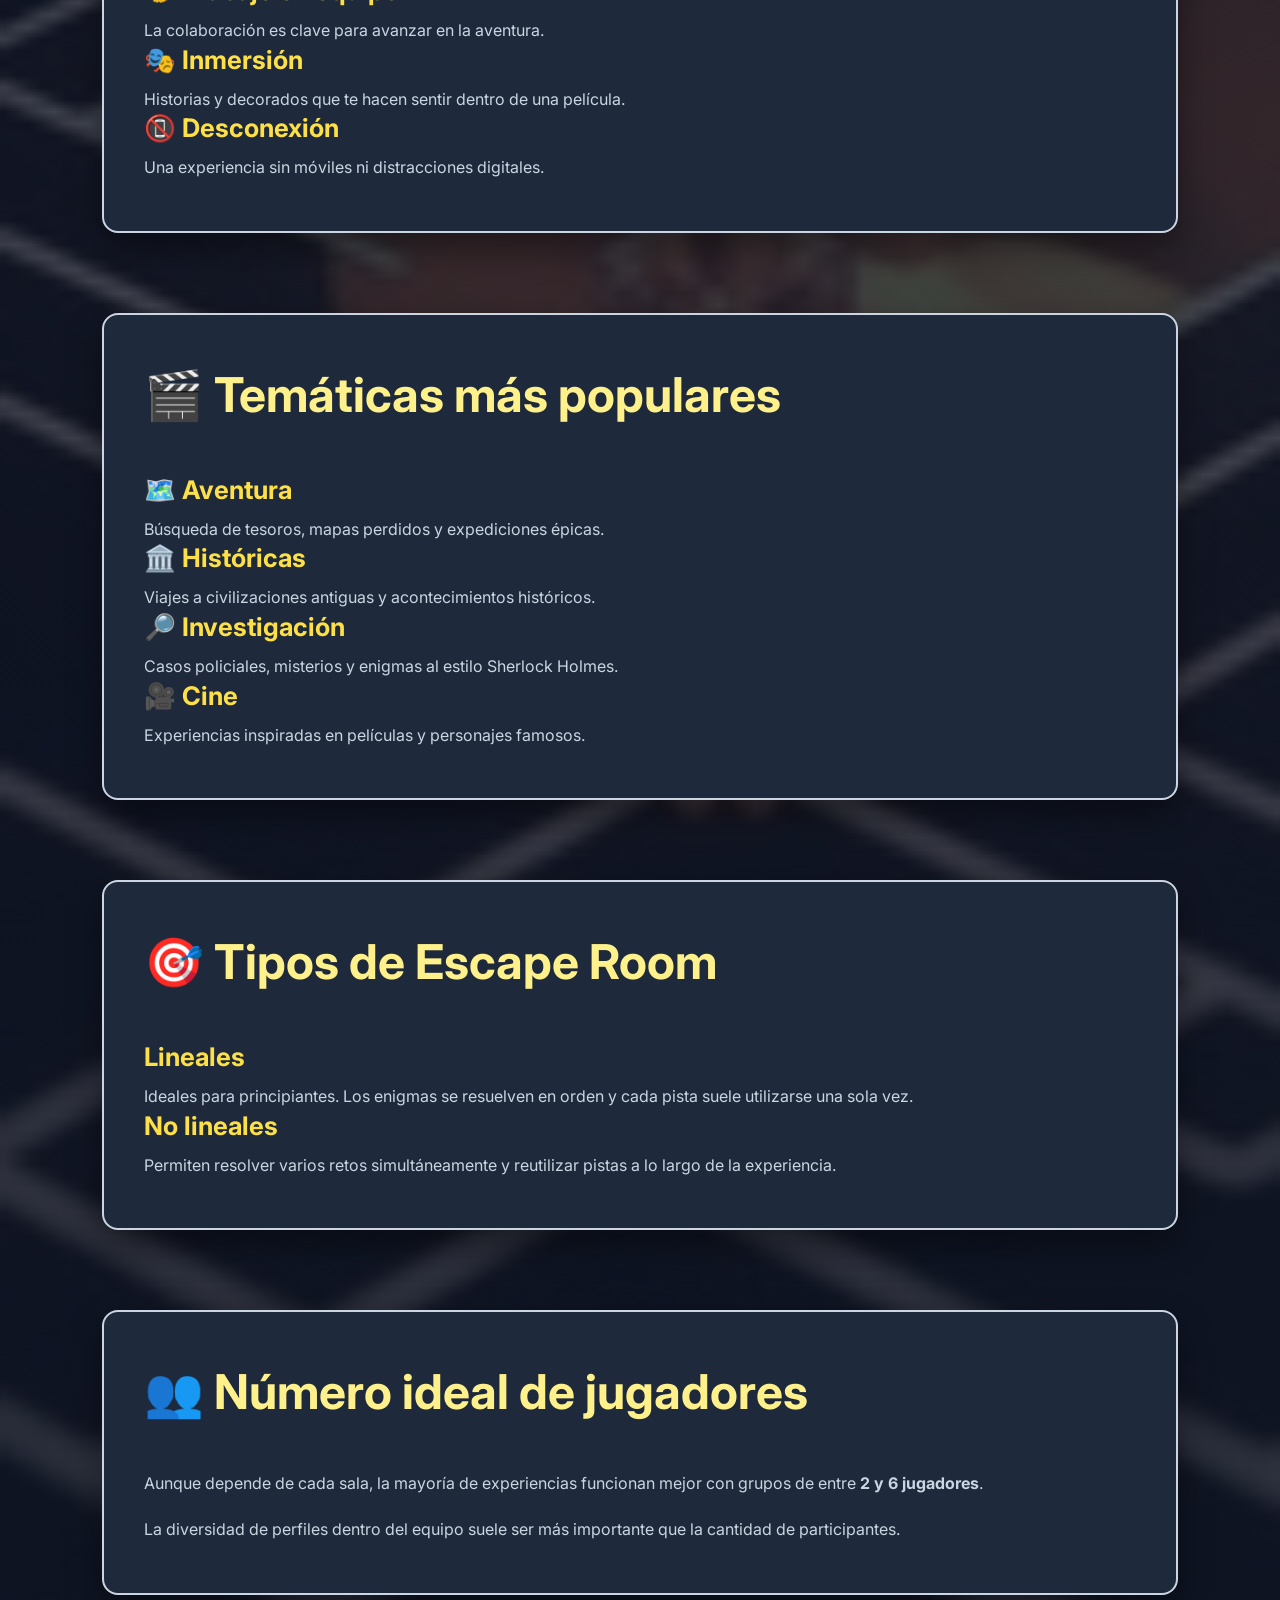
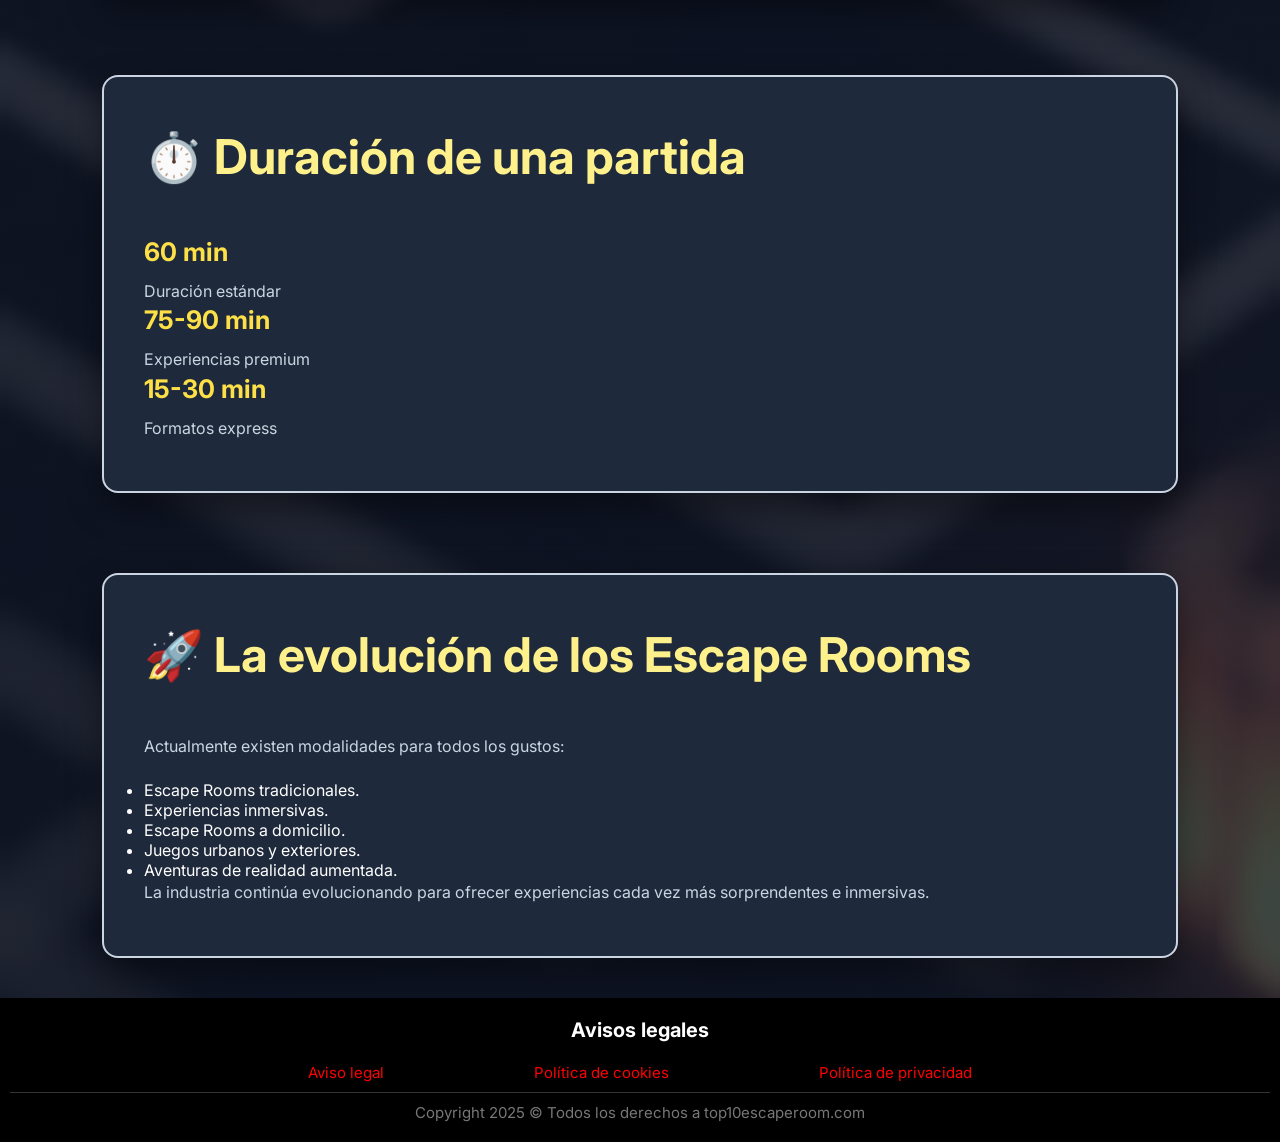
<file: inicio.html>
<!DOCTYPE html>
<html lang="es">

<head>
    <meta charset="UTF-8">
    <meta name="viewport" content="width=device-width, initial-scale=1.0">
    <title>TOP10ESCAPEROOM</title>

    <link href="https://fonts.googleapis.com/css2?family=Inter:wght@300;400;500;600;700;800&display=swap"
        rel="stylesheet">
    <link rel="stylesheet" href="css/styles.css">
</head>

<body>

    <header class="hero">

        <nav class="navbar">
            <div class="logo">
                <img src="imagenes/logo-top10.png">
            </div>
            <ul>
                <li><a href="inicio.html">Inicio</a></li>
                <li><a href="ranking.html">Ranking escape room</a></li>
                <li><a href="quienes-somos.html">Quienes somos</a></li>
            </ul>
        </nav>

        <section class="hero-historia">

            <div class="hero-contenido">

                <span class="badge">Guía Escape Rooms</span>

                <h1>¿Qué es un Escape Room?</h1>

                <p>
                    Descubre el origen, la evolución y las diferentes modalidades de los juegos de escape que han
                    conquistado a millones de jugadores en todo el mundo.
                </p>

            </div>

        </section>


        <section class="contenido">

            <div class="contenedor">

                <h2>El fenómeno del entretenimiento que conquista el mundo</h2>

                <p>
                    Los <strong>Escape Rooms</strong> o juegos de escape se han convertido en una de las actividades de
                    ocio más populares de los últimos años.
                </p>

                <p>
                    Se trata de experiencias diseñadas para resolver enigmas en equipo, donde la comunicación, la
                    cooperación y la capacidad de razonamiento son fundamentales para alcanzar el objetivo.
                </p>

            </div>

        </section>


        <section class="contenido oscuro">

            <div class="contenedor">

                <h2>📜 El origen de los Escape Rooms</h2>

                <p>
                    Los juegos de escape nacieron en Japón en 2007 gracias al guionista y director Takao Kato.
                </p>

                <p>
                    Inspirándose en los populares videojuegos "Point & Click", creó el primer
                    <strong>Real Escape Game</strong>, una experiencia que trasladaba los acertijos del mundo digital a
                    la vida real.
                </p>

                <p>
                    Tras su éxito en Japón, el concepto se expandió rápidamente por Singapur, Estados Unidos y Europa,
                    alcanzando más de 8.000 salas repartidas por todo el mundo.
                </p>

            </div>

        </section>


        <section class="contenido">

            <div class="contenedor">

                <h2>🔥 ¿Por qué son tan populares?</h2>

                <div class="beneficios">

                    <div class="card-beneficio">
                        <h3>🧠 Ingenio</h3>
                        <p>Retos que ponen a prueba la lógica y la creatividad.</p>
                    </div>

                    <div class="card-beneficio">
                        <h3>🤝 Trabajo en equipo</h3>
                        <p>La colaboración es clave para avanzar en la aventura.</p>
                    </div>

                    <div class="card-beneficio">
                        <h3>🎭 Inmersión</h3>
                        <p>Historias y decorados que te hacen sentir dentro de una película.</p>
                    </div>

                    <div class="card-beneficio">
                        <h3>📵 Desconexión</h3>
                        <p>Una experiencia sin móviles ni distracciones digitales.</p>
                    </div>

                </div>

            </div>

        </section>


        <section class="contenido oscuro">

            <div class="contenedor">

                <h2>🎬 Temáticas más populares</h2>

                <div class="tematicas">

                    <article class="card-tematica">
                        <h3>🗺️ Aventura</h3>
                        <p>Búsqueda de tesoros, mapas perdidos y expediciones épicas.</p>
                    </article>

                    <article class="card-tematica">
                        <h3>🏛️ Históricas</h3>
                        <p>Viajes a civilizaciones antiguas y acontecimientos históricos.</p>
                    </article>

                    <article class="card-tematica">
                        <h3>🔎 Investigación</h3>
                        <p>Casos policiales, misterios y enigmas al estilo Sherlock Holmes.</p>
                    </article>

                    <article class="card-tematica">
                        <h3>🎥 Cine</h3>
                        <p>Experiencias inspiradas en películas y personajes famosos.</p>
                    </article>

                </div>

            </div>

        </section>


        <section class="contenido">

            <div class="contenedor">

                <h2>🎯 Tipos de Escape Room</h2>

                <div class="dos-columnas">

                    <div class="tipo">
                        <h3>Lineales</h3>

                        <p>
                            Ideales para principiantes. Los enigmas se resuelven en orden y cada pista suele utilizarse
                            una sola vez.
                        </p>
                    </div>

                    <div class="tipo">
                        <h3>No lineales</h3>

                        <p>
                            Permiten resolver varios retos simultáneamente y reutilizar pistas a lo largo de la
                            experiencia.
                        </p>
                    </div>

                </div>

            </div>

        </section>


        <section class="contenido oscuro">

            <div class="contenedor">

                <h2>👥 Número ideal de jugadores</h2>

                <p>
                    Aunque depende de cada sala, la mayoría de experiencias funcionan mejor con grupos de entre
                    <strong>2 y 6 jugadores</strong>.
                </p>

                <p>
                    La diversidad de perfiles dentro del equipo suele ser más importante que la cantidad de
                    participantes.
                </p>

            </div>

        </section>


        <section class="contenido">

            <div class="contenedor">

                <h2>⏱️ Duración de una partida</h2>

                <div class="estadisticas">

                    <div class="stat">
                        <h3>60 min</h3>
                        <p>Duración estándar</p>
                    </div>

                    <div class="stat">
                        <h3>75-90 min</h3>
                        <p>Experiencias premium</p>
                    </div>

                    <div class="stat">
                        <h3>15-30 min</h3>
                        <p>Formatos express</p>
                    </div>

                </div>

            </div>

        </section>


        <section class="contenido oscuro">

            <div class="contenedor">

                <h2>🚀 La evolución de los Escape Rooms</h2>

                <p>
                    Actualmente existen modalidades para todos los gustos:
                </p>

                <ul>
                    <li>Escape Rooms tradicionales.</li>
                    <li>Experiencias inmersivas.</li>
                    <li>Escape Rooms a domicilio.</li>
                    <li>Juegos urbanos y exteriores.</li>
                    <li>Aventuras de realidad aumentada.</li>
                </ul>

                <p>
                    La industria continúa evolucionando para ofrecer experiencias cada vez más sorprendentes e
                    inmersivas.
                </p>

            </div>

        </section>

        <footer class="footer">
            <div class="footer-container">
                <div class="footer-links">
                    <h3>Avisos legales</h3>
                    <ul>
                        <li><a href="aviso-legal.html">Aviso legal</a></li>
                        <li><a href="politica-de-cookies.html">Política de cookies</a></li>
                        <li><a href="/politica-privacidad/">Política de privacidad</a></li>
                    </ul>
                </div>
            </div>
            <div class="footer-bottom">
                Copyright 2025 © Todos los derechos a top10escaperoom.com
            </div>
        </footer>
</file>
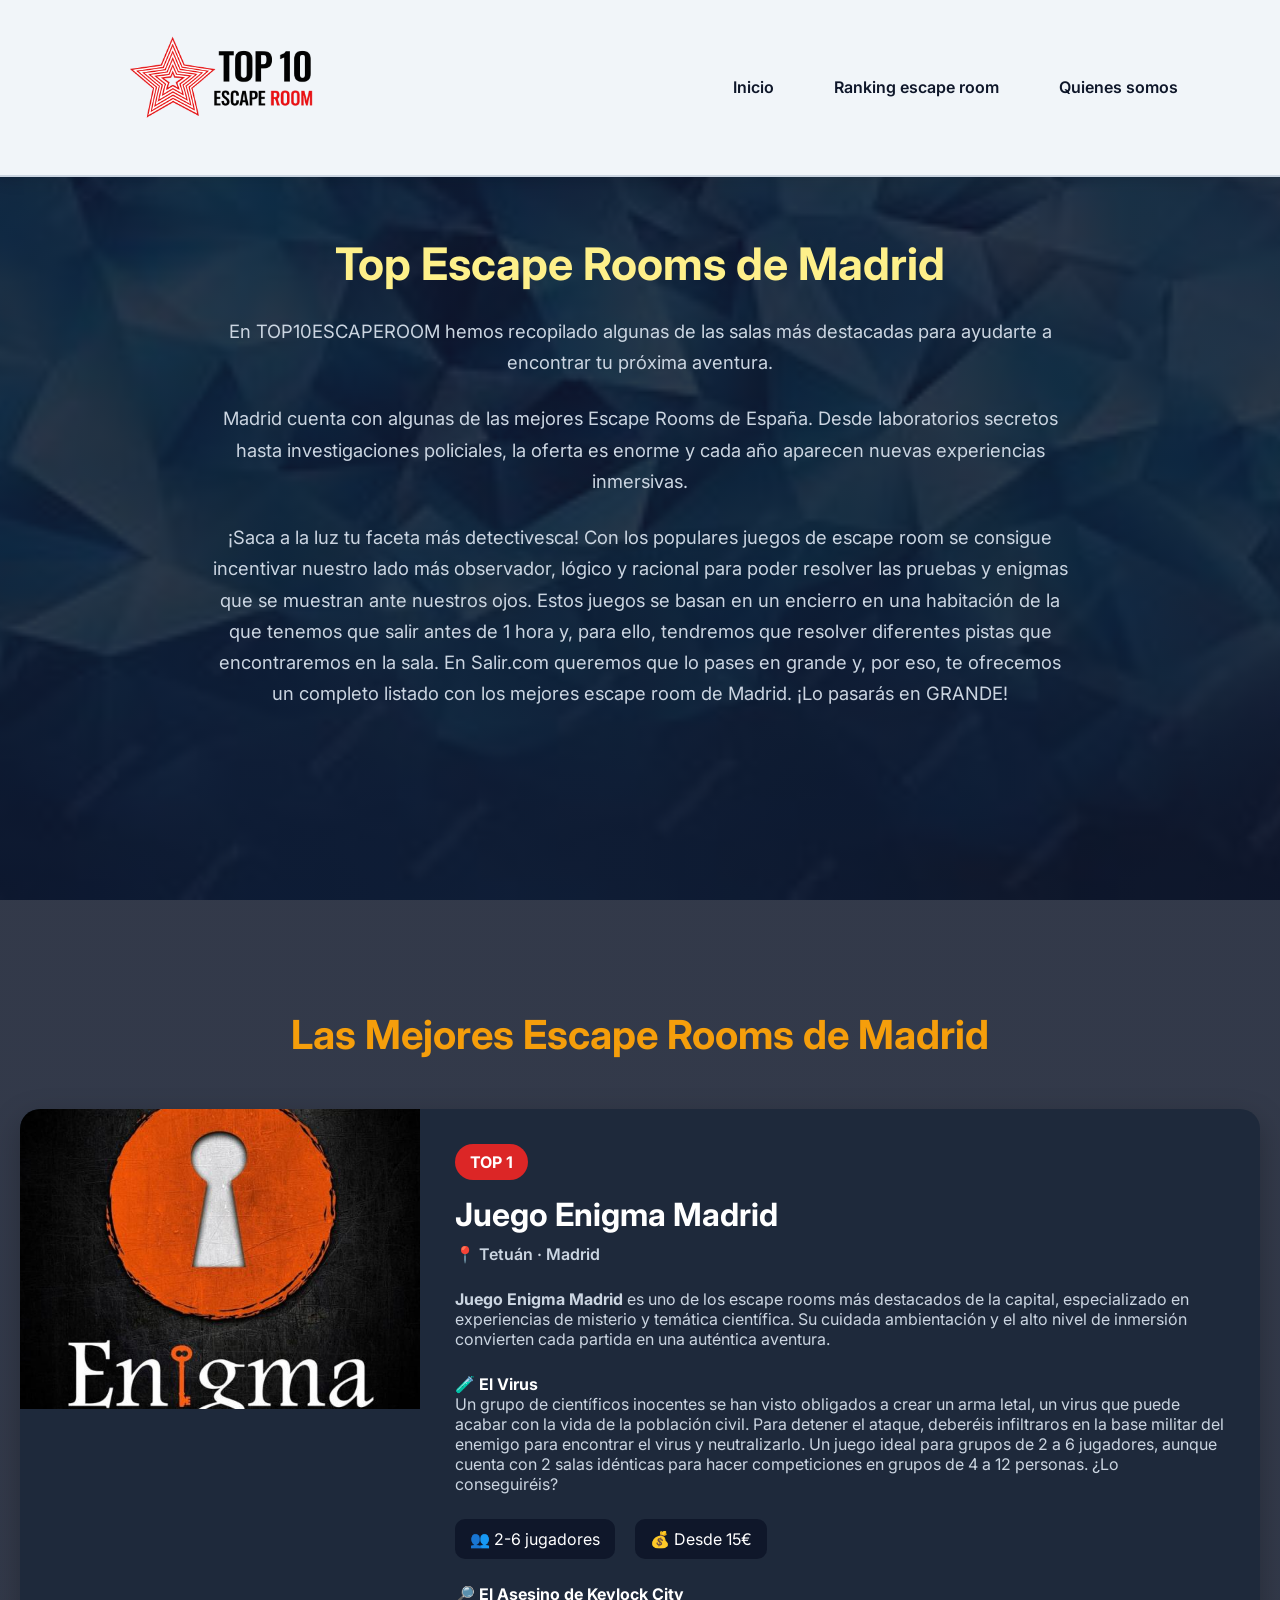
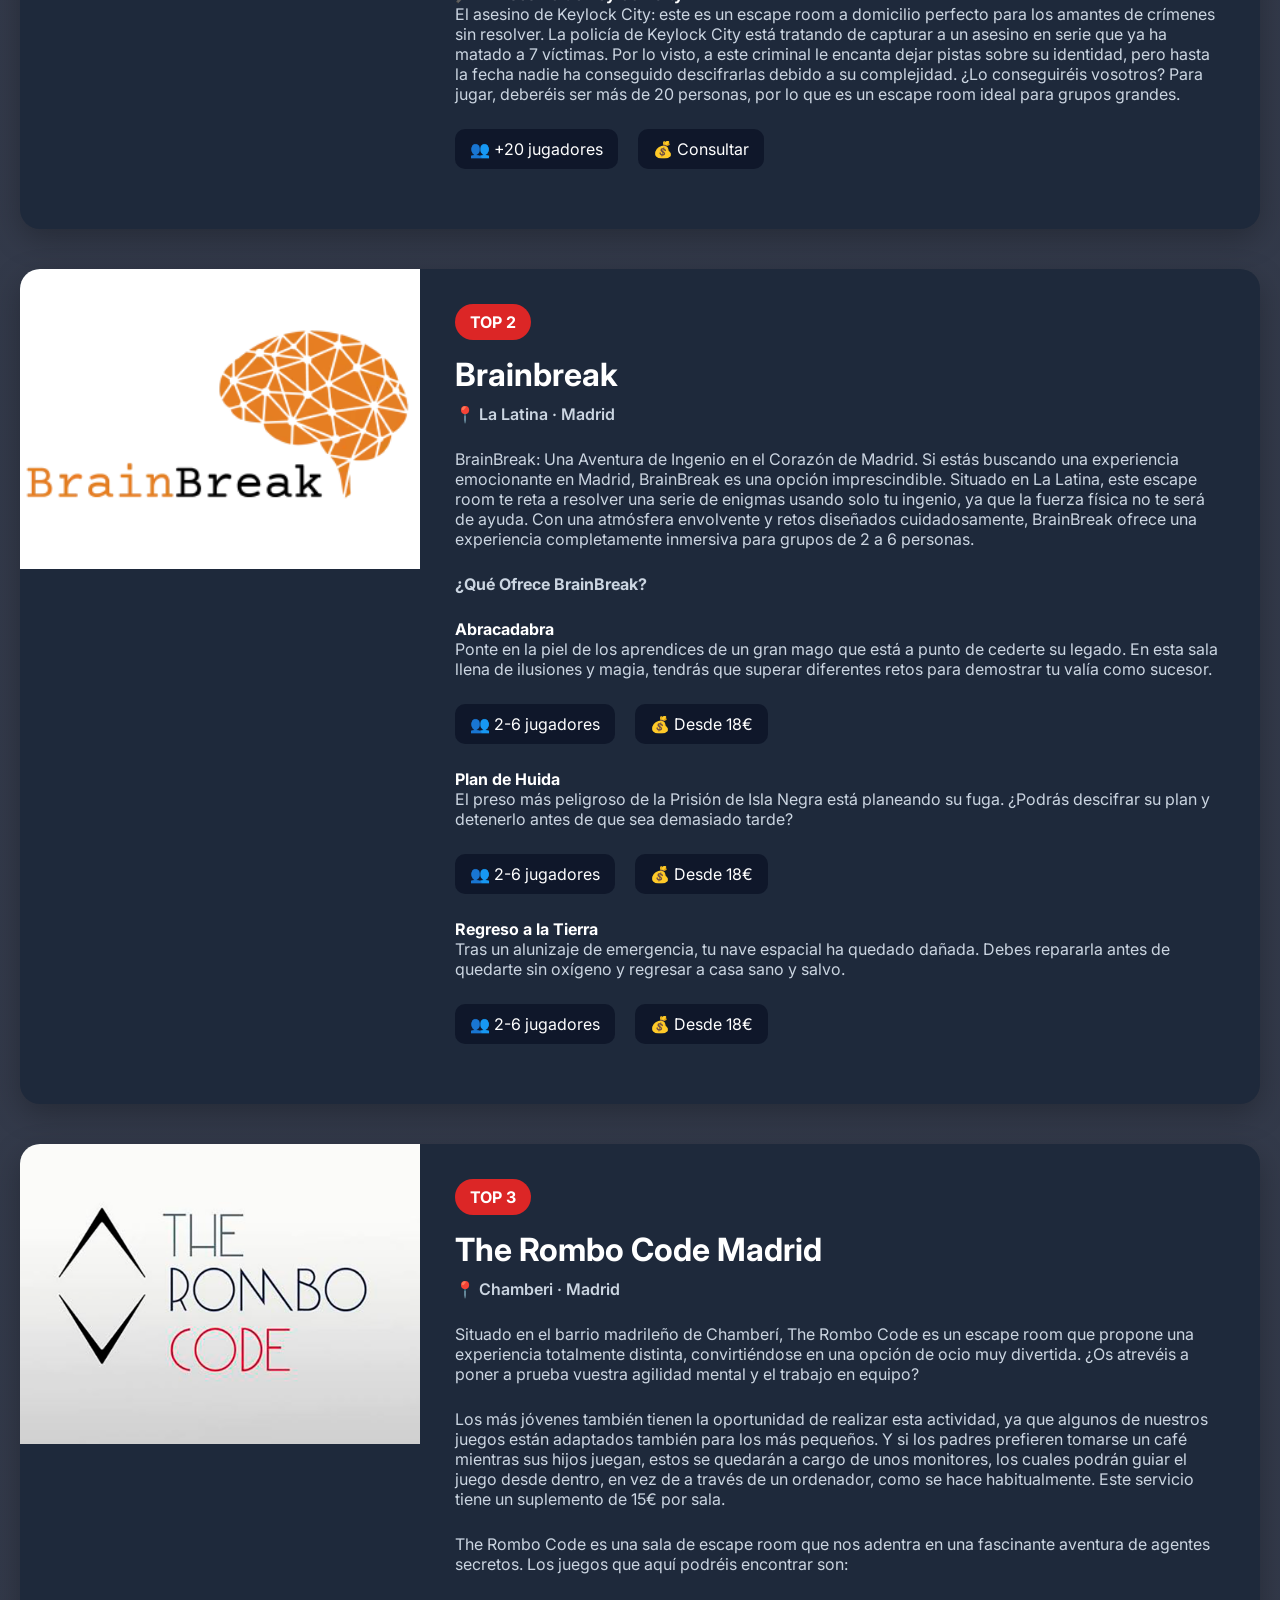
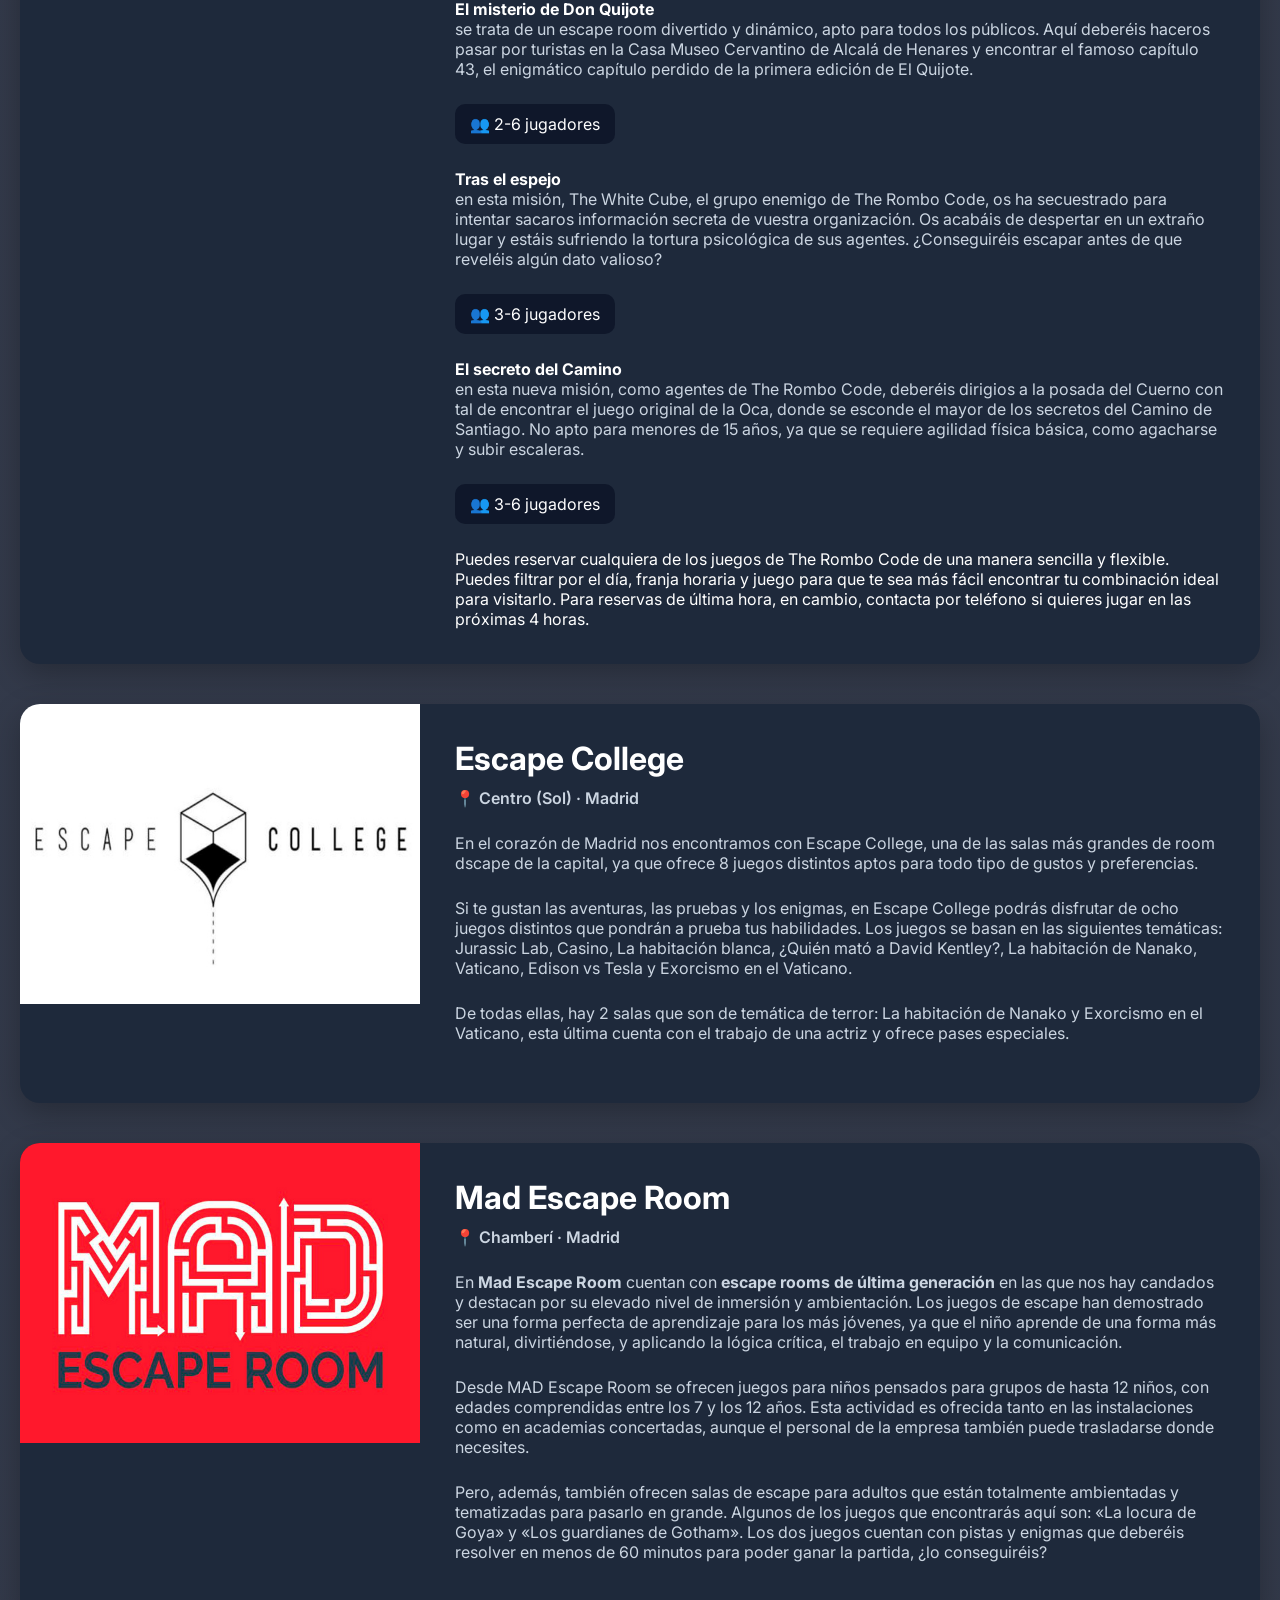
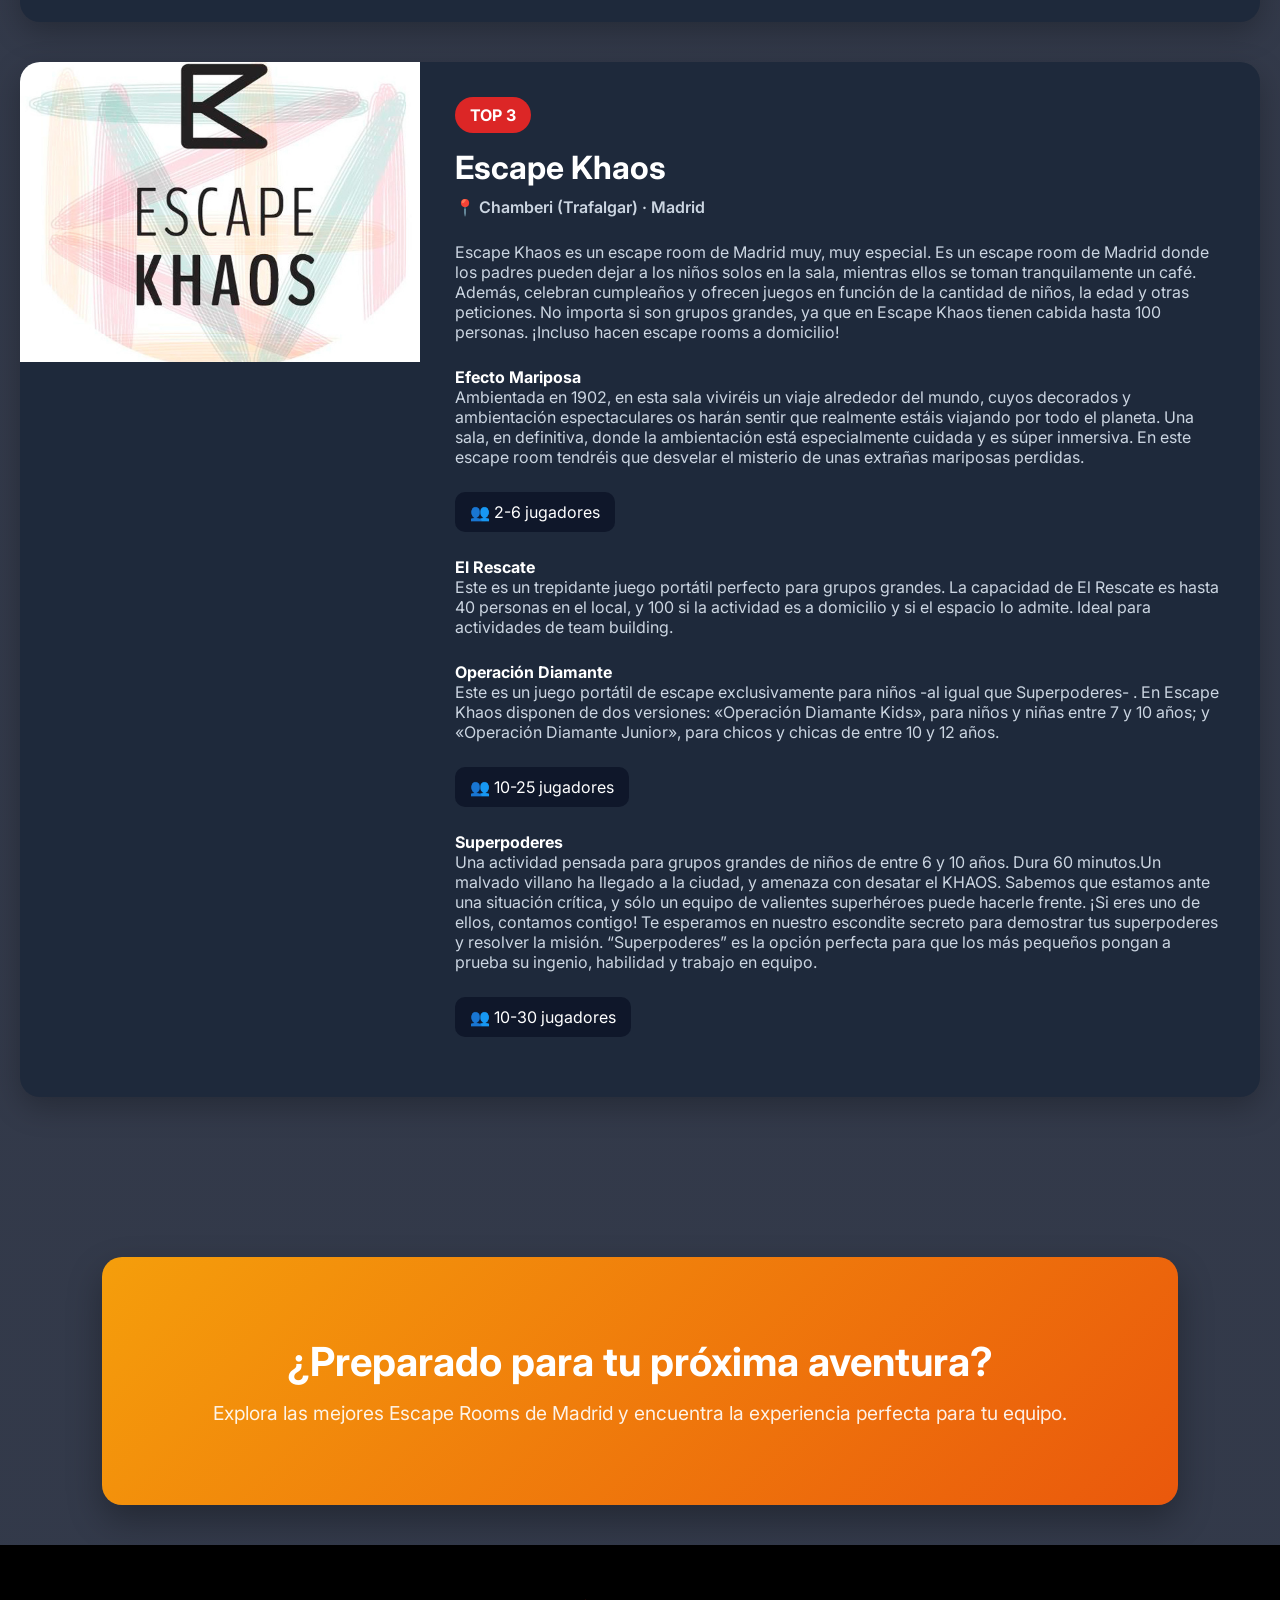
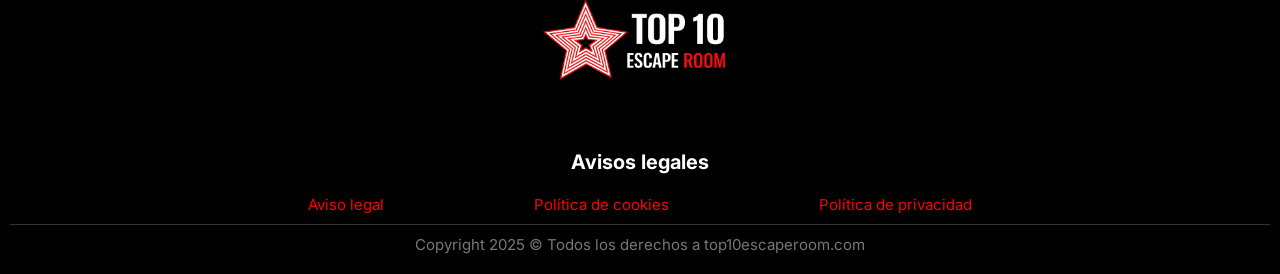
<file: madrid.html>
<!DOCTYPE html>
<html lang="es">

<head>
    <meta charset="UTF-8">
    <meta name="viewport" content="width=device-width, initial-scale=1.0">
    <title>TOP10ESCAPEROOM</title>

    <link href="https://fonts.googleapis.com/css2?family=Inter:wght@300;400;500;600;700;800&display=swap"
        rel="stylesheet">
    <link rel="stylesheet" href="css/styles.css">
    <link rel="stylesheet" href="css/ranking-madrid.css">
</head>

<body>

    <header>

        <nav class="navbar">
            <div class="logo">
                <img src="imagenes/logo-top10.png">
            </div>
            <ul>
                <li><a href="index.html">Inicio</a></li>
                <li><a href="ranking.html">Ranking escape room</a></li>
                <li><a href="quienes-somos.html">Quienes somos</a></li>
            </ul>
        </nav>

    </header>

    <main>
            <section class="intro">
                <div class="container">
                    <h2>Top Escape Rooms de Madrid</h2>
                    <p>
                        En TOP10ESCAPEROOM hemos recopilado algunas de las salas
                        más destacadas para ayudarte a encontrar tu próxima aventura.
                    </p>
                </div>
                <div class="container">
                    <p>
                        Madrid cuenta con algunas de las mejores Escape Rooms de España.
                        Desde laboratorios secretos hasta investigaciones policiales,
                        la oferta es enorme y cada año aparecen nuevas experiencias
                        inmersivas.
                    </p>
                </div>
                <div class="container">
                    <p>
                        ¡Saca a la luz tu faceta más detectivesca! Con los populares juegos de escape room se consigue
                        incentivar nuestro lado más observador, lógico y racional para poder resolver las pruebas y
                        enigmas que se muestran ante nuestros ojos. Estos juegos se basan en un encierro en una
                        habitación de la que tenemos que salir antes de 1 hora y, para ello, tendremos que resolver
                        diferentes pistas que encontraremos en la sala. En Salir.com queremos que lo pases en grande y,
                        por eso, te ofrecemos un completo listado con los mejores escape room de Madrid. ¡Lo pasarás en
                        GRANDE!
                    </p>
                </div>
            </section>

            <!-- HERO -->

            <section class="hero-madrid">
                <div class="hero-overlay">

                </div>
            </section>

            <!-- TODAS LAS SALAS -->

            <section class="madrid-salas">
                <h2>Las Mejores Escape Rooms de Madrid</h2>
                <article class="madrid-sala">

                    <img src="imagenes/logo-enigma-madrid.jpg" alt="Juego Enigma Madrid">

                    <div class="madrid-info">
                        <span class="madrid-badge">TOP 1</span>
                        <h3>Juego Enigma Madrid</h3>
                        <p class="ubicacion">
                            📍 Tetuán · Madrid
                        </p>

                        <p>
                            <strong>Juego Enigma Madrid</strong> es uno de los escape rooms más destacados de la
                            capital, especializado en experiencias de misterio y temática científica. Su cuidada
                            ambientación y el alto nivel de inmersión convierten cada partida en una auténtica aventura.
                        </p>

                        <h4>🧪 El Virus</h4>

                        <p>
                            Un grupo de científicos inocentes se han visto obligados a crear un arma letal, un virus que
                            puede acabar con la vida de la población civil. Para detener el ataque, deberéis infiltraros
                            en la base militar del enemigo para encontrar el virus y neutralizarlo. Un juego ideal para
                            grupos de 2 a 6 jugadores, aunque cuenta con 2 salas idénticas para hacer competiciones en
                            grupos de 4 a 12 personas. ¿Lo conseguiréis?
                        </p>

                        <div class="madrid-datos">
                            <span>👥 2-6 jugadores</span>
                            <span>💰 Desde 15€</span>
                        </div>

                        <h4>🔎 El Asesino de Keylock City</h4>

                        <p>
                            El asesino de Keylock City: este es un escape room a domicilio perfecto para los amantes de
                            crímenes sin resolver. La policía de Keylock City está tratando de capturar a un asesino en
                            serie que ya ha matado a 7 víctimas. Por lo visto, a este criminal le encanta dejar pistas
                            sobre su identidad, pero hasta la fecha nadie ha conseguido descifrarlas debido a su
                            complejidad. ¿Lo conseguiréis vosotros? Para jugar, deberéis ser más de 20 personas, por lo
                            que es un escape room ideal para grupos grandes.
                        </p>

                        <div class="madrid-datos">
                            <span>👥 +20 jugadores</span>
                            <span>💰 Consultar</span>
                        </div>

                    </div>

                </article>

                <article class="madrid-sala">
                    <img src="imagenes/logo-brain-break.png" alt="Brainbreak">

                    <div class="madrid-info">
                        <span class="madrid-badge">TOP 2</span>
                        <h3>Brainbreak</h3>
                        <p class="ubicacion">
                            📍 La Latina · Madrid
                        </p>

                        <p>BrainBreak: Una Aventura de Ingenio en el Corazón de Madrid.
                            Si estás buscando una experiencia emocionante en Madrid, BrainBreak es una opción
                            imprescindible. Situado en La Latina, este escape room te reta a resolver una serie
                            de enigmas usando solo tu ingenio, ya que la fuerza física no te será de ayuda.
                            Con una atmósfera envolvente y retos diseñados cuidadosamente, BrainBreak ofrece una
                            experiencia completamente inmersiva para grupos de 2 a 6 personas.</p>

                        <p><strong>¿Qué Ofrece BrainBreak?</strong></p>

                        <h4>Abracadabra</h4>
                        <p>Ponte en la piel de los aprendices de un gran mago que está a punto de cederte su legado.
                            En esta sala llena de ilusiones y magia, tendrás que superar diferentes retos para demostrar
                            tu valía como sucesor.</p>
                        <div class="madrid-datos">
                            <span>👥 2-6 jugadores</span>
                            <span>💰 Desde 18€</span>
                        </div>

                        <h4>Plan de Huida</h4>
                        <p>El preso más peligroso de la Prisión de Isla Negra está planeando su fuga.
                            ¿Podrás descifrar su plan y detenerlo antes de que sea demasiado tarde?</p>
                        <div class="madrid-datos">
                            <span>👥 2-6 jugadores</span>
                            <span>💰 Desde 18€</span>
                        </div>

                        <h4>Regreso a la Tierra</h4>
                        <p>Tras un alunizaje de emergencia, tu nave espacial ha quedado dañada.
                            Debes repararla antes de quedarte sin oxígeno y regresar a casa sano y salvo.</p>

                        <div class="madrid-datos">
                            <span>👥 2-6 jugadores</span>
                            <span>💰 Desde 18€</span>
                        </div>
                    </div>
                </article>

                <article class="madrid-sala">
                    <img src="imagenes/rombo-code.png" alt="rombo-code">

                    <div class="madrid-info">
                        <span class="madrid-badge">TOP 3</span>
                        <h3>The Rombo Code Madrid</h3>
                        <p class="ubicacion">
                            📍 Chamberi · Madrid
                        </p>

                        <p>Situado en el barrio madrileño de Chamberí, The Rombo Code es un escape room que
                            propone una experiencia totalmente distinta, convirtiéndose en una opción de ocio
                            muy divertida. ¿Os atrevéis a poner a prueba vuestra agilidad mental y el trabajo
                            en equipo?</p>

                        <p>Los más jóvenes también tienen la oportunidad de realizar esta actividad, ya que
                            algunos de nuestros juegos están adaptados también para los más pequeños. Y si los
                            padres prefieren tomarse un café mientras sus hijos juegan, estos se quedarán a
                            cargo de unos monitores, los cuales podrán guiar el juego desde dentro, en vez
                            de a través de un ordenador, como se hace habitualmente. Este servicio tiene un
                            suplemento de 15€ por sala.</p>

                        <p>The Rombo Code es una sala de escape room que nos adentra en una fascinante aventura de
                            agentes
                            secretos. Los juegos que aquí podréis encontrar son:</p>

                        <h4>El misterio de Don Quijote</h4>
                        <p>se trata de un escape room divertido y dinámico, apto para todos los públicos. Aquí deberéis
                            haceros
                            pasar por turistas en la Casa Museo Cervantino de Alcalá de Henares y encontrar el famoso
                            capítulo 43,
                            el enigmático capítulo perdido de la primera edición de El Quijote.</p>

                        <div class="madrid-datos">
                            <span>👥 2-6 jugadores</span>
                        </div>

                        <h4>Tras el espejo</h4>
                        <p>en esta misión, The White Cube, el grupo enemigo de The Rombo Code, os ha secuestrado para
                            intentar
                            sacaros información secreta de vuestra organización. Os acabáis de despertar en un extraño
                            lugar y
                            estáis sufriendo la tortura psicológica de sus agentes. ¿Conseguiréis escapar antes de que
                            reveléis
                            algún dato valioso?</p>
                        <div class="madrid-datos">
                            <span>👥 3-6 jugadores</span>
                        </div>


                        <h4>El secreto del Camino</h4>
                        <p>en esta nueva misión, como agentes de The Rombo Code, deberéis dirigios a la posada del
                            Cuerno con
                            tal de encontrar el juego original de la Oca, donde se esconde el mayor de los secretos del
                            Camino
                            de Santiago. No apto para menores de 15 años, ya que se requiere agilidad física básica,
                            como
                            agacharse y subir escaleras.</p>
                        <div class="madrid-datos">
                            <span>👥 3-6 jugadores</span>
                        </div>


                        </p>Puedes reservar cualquiera de los juegos de The Rombo Code de una manera sencilla y
                        flexible.
                        Puedes filtrar por el día, franja horaria y juego para que te sea más fácil encontrar tu
                        combinación
                        ideal para visitarlo. Para reservas de última hora, en cambio, contacta por teléfono si quieres
                        jugar
                        en las próximas 4 horas.
                    </div>

                </article>

                <article class="madrid-sala">
                    <img src="imagenes/escape-college.jpg" alt="escape-college">

                    <div class="madrid-info">
                        <h3>Escape College</h3>
                        <p class="ubicacion">
                            📍 Centro (Sol) · Madrid
                        </p>

                        <p>En el corazón de Madrid nos encontramos con Escape College, una de las salas más grandes
                            de room dscape de la capital, ya que ofrece 8 juegos distintos aptos para todo tipo de
                            gustos y preferencias.</p>

                        <p>Si te gustan las aventuras, las pruebas y los enigmas, en Escape College podrás disfrutar
                            de ocho juegos distintos que pondrán a prueba tus habilidades. Los juegos se basan en las
                            siguientes temáticas: Jurassic Lab, Casino, La habitación blanca, ¿Quién mató a David
                            Kentley?,
                            La habitación de Nanako, Vaticano, Edison vs Tesla y Exorcismo en el Vaticano.</p>

                        <p>De todas ellas, hay 2 salas que son de temática de terror: La habitación de Nanako y
                            Exorcismo
                            en el Vaticano, esta última cuenta con el trabajo de una actriz y ofrece pases especiales.
                        </p>

                </article>

                <article class="madrid-sala">
                    <img src="imagenes/mad-escape-room.jpg" alt="mad-escape-room">

                    <div class="madrid-info">
                        <h3>Mad Escape Room</h3>
                        <p class="ubicacion">
                            📍 Chamberí · Madrid
                        </p>

                        <p>En <strong>Mad Escape Room</strong> cuentan con <strong>escape rooms de última
                                generación</strong>
                            en las que nos hay candados y destacan por su elevado nivel de inmersión y ambientación.
                            Los juegos de escape han demostrado ser una forma perfecta de aprendizaje para los más
                            jóvenes, ya
                            que el niño aprende de una forma más natural, divirtiéndose, y aplicando la lógica crítica,
                            el trabajo en equipo y la comunicación.</p>

                        <p>Desde MAD Escape Room se ofrecen juegos para niños pensados para grupos de hasta 12 niños,
                            con edades comprendidas entre los 7 y los 12 años. Esta actividad es ofrecida tanto en las
                            instalaciones como en academias concertadas, aunque el personal de la empresa también puede
                            trasladarse donde necesites.</p>

                        <p>Pero, además, también ofrecen salas de escape para adultos que están totalmente ambientadas
                            y tematizadas para pasarlo en grande. Algunos de los juegos que encontrarás aquí son:
                            «La locura de Goya» y «Los guardianes de Gotham». Los dos juegos cuentan con pistas y
                            enigmas
                            que deberéis resolver en menos de 60 minutos para poder ganar la partida, ¿lo conseguiréis?
                        </p>
                </article>


                <article class="madrid-sala">
                    <img src="imagenes/escape-khaos.jpg" alt="rombo-code">

                    <div class="madrid-info">
                        <span class="madrid-badge">TOP 3</span>
                        <h3>Escape Khaos</h3>
                        <p class="ubicacion">
                            📍 Chamberi (Trafalgar) · Madrid
                        </p>

                        <p>Escape Khaos es un escape room de Madrid muy, muy especial. Es un escape room de
                            Madrid donde los padres pueden dejar a los niños solos en la sala, mientras ellos
                            se toman tranquilamente un café. Además, celebran cumpleaños y ofrecen juegos en
                            función de la cantidad de niños, la edad y otras peticiones. No importa si son
                            grupos grandes, ya que en Escape Khaos tienen cabida hasta 100 personas.
                            ¡Incluso hacen escape rooms a domicilio!</p>

                        <h4>Efecto Mariposa</h4>
                        <p>Ambientada en 1902, en esta sala viviréis un viaje alrededor del mundo, cuyos
                            decorados y ambientación espectaculares os harán sentir que realmente estáis
                            viajando por todo el planeta. Una sala, en definitiva, donde la ambientación
                            está especialmente cuidada y es súper inmersiva. En este escape room tendréis
                            que desvelar el misterio de unas extrañas mariposas perdidas.</p>

                        <div class="madrid-datos">
                            <span>👥 2-6 jugadores</span>
                        </div>

                        <h4>El Rescate</h4>
                        <p>Este es un trepidante juego portátil perfecto para grupos grandes. La capacidad
                            de El Rescate es hasta 40 personas en el local, y 100 si la actividad es a domicilio
                            y si el espacio lo admite. Ideal para actividades de team building.</p>


                        <h4>Operación Diamante</h4>
                        <p>Este es un juego portátil de escape exclusivamente para niños -al igual que Superpoderes- .
                            En Escape Khaos disponen de dos versiones: «Operación Diamante Kids», para niños y niñas
                            entre 7 y 10 años; y «Operación Diamante Junior», para chicos y chicas de entre 10 y 12
                            años.</p>

                        <div class="madrid-datos">
                            <span>👥 10-25 jugadores</span>
                        </div>

                        <h4>Superpoderes</h4>
                        <p>Una actividad pensada para grupos grandes de niños de entre 6 y 10 años.
                            Dura 60 minutos.Un malvado villano ha llegado a la ciudad, y amenaza con desatar el KHAOS.
                            Sabemos que estamos ante una situación crítica, y sólo un equipo de valientes superhéroes
                            puede hacerle frente. ¡Si eres uno de ellos, contamos contigo! Te esperamos en nuestro
                            escondite
                            secreto para demostrar tus superpoderes y resolver la misión. “Superpoderes” es la opción
                            perfecta para que los más pequeños pongan a prueba su ingenio, habilidad y trabajo en
                            equipo.</p>

                        <div class="madrid-datos">
                            <span>👥 10-30 jugadores</span>
                        </div>

                    </div>

                </article>

            </section>

            <!-- CTA -->

            <section class="cta-final">

                <div class="container">
                    <h2>¿Preparado para tu próxima aventura?</h2>
                    <p>
                        Explora las mejores Escape Rooms de Madrid
                        y encuentra la experiencia perfecta para tu equipo.
                    </p>
                </div>

            </section>

        </main>

        <footer class="footer">
            <div class="footer-container">
                <div class="footer-logo">
                    <img src="imagenes/logo-top10-footer.png" alt="Logo Top 10 Escape Room">
                </div>
                <div class="footer-links">
                    <h3>Avisos legales</h3>
                    <ul>
                        <li><a href="aviso-legal.html">Aviso legal</a></li>
                        <li><a href="politica-de-cookies.html">Política de cookies</a></li>
                        <li><a href="/politica-privacidad/">Política de privacidad</a></li>
                    </ul>
                </div>
            </div>
            <div class="footer-bottom">
                Copyright 2025 © Todos los derechos a top10escaperoom.com
            </div>
        </footer>
</file>
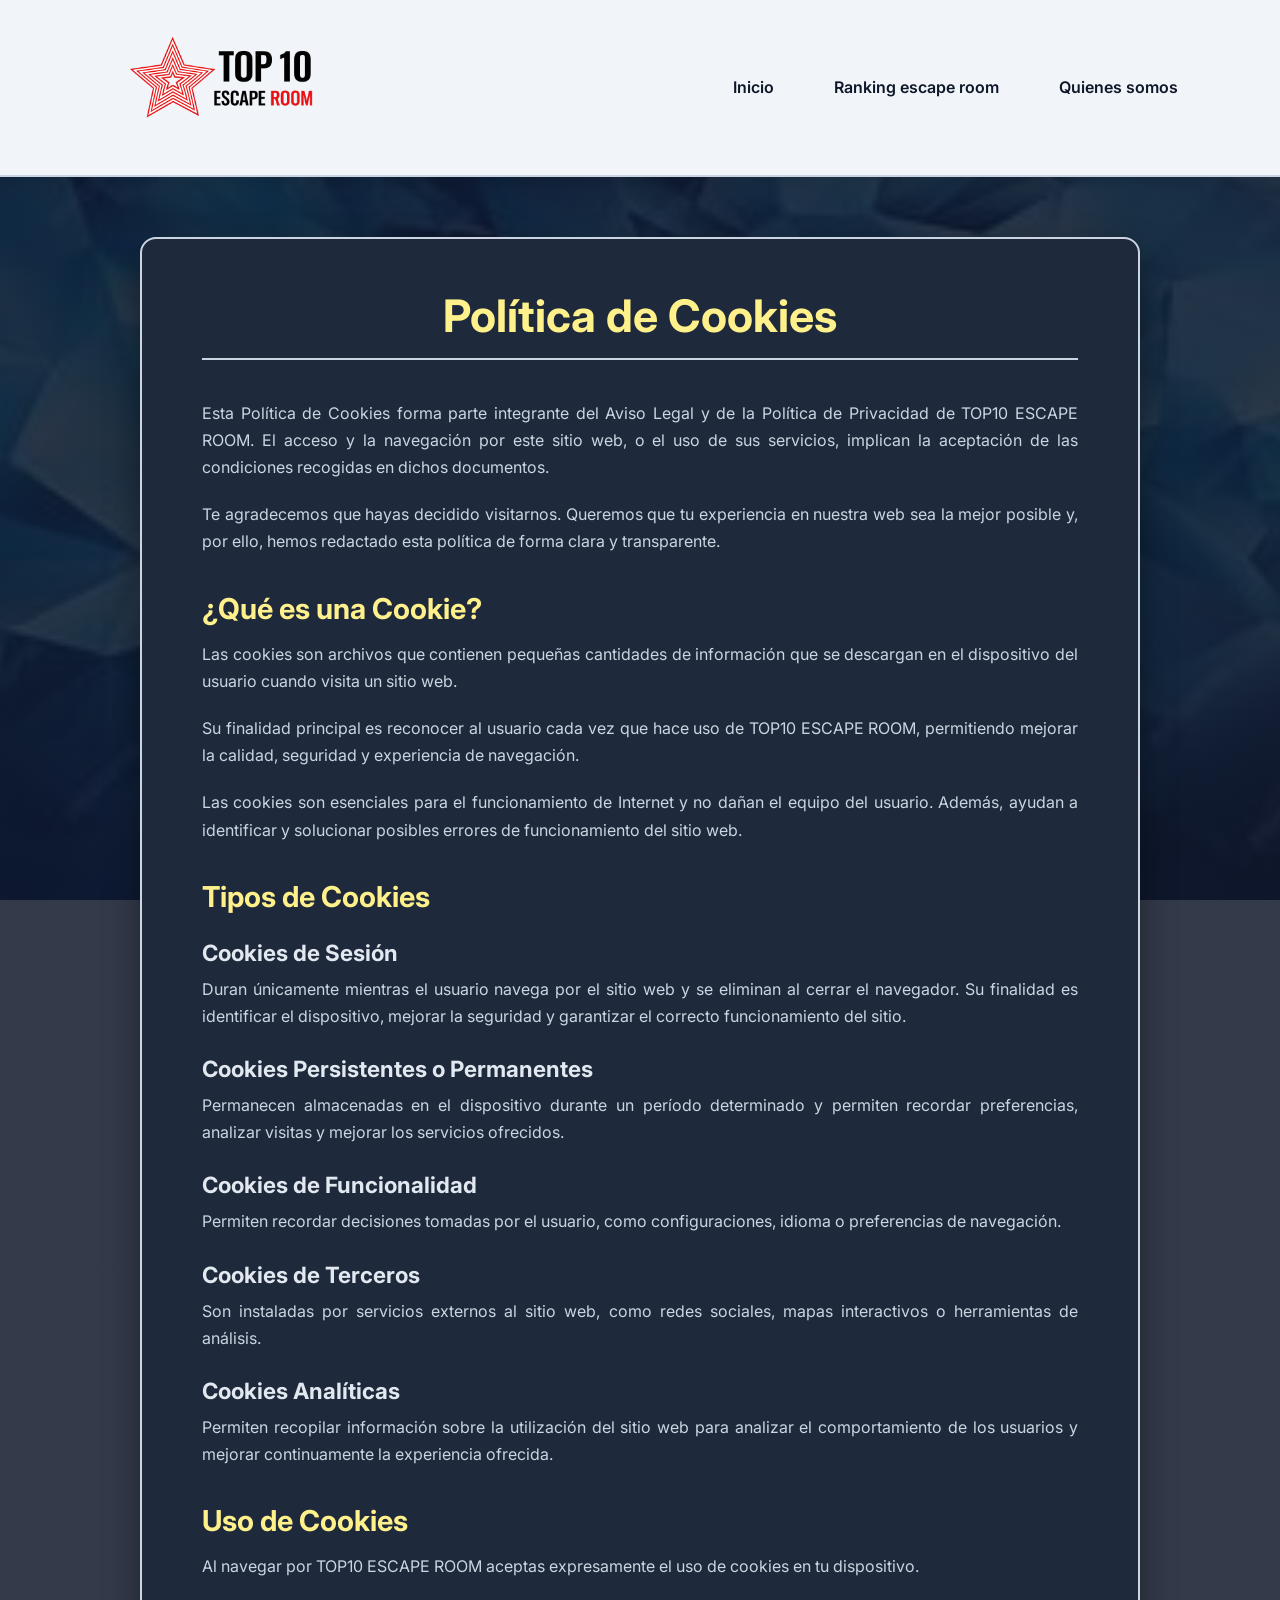
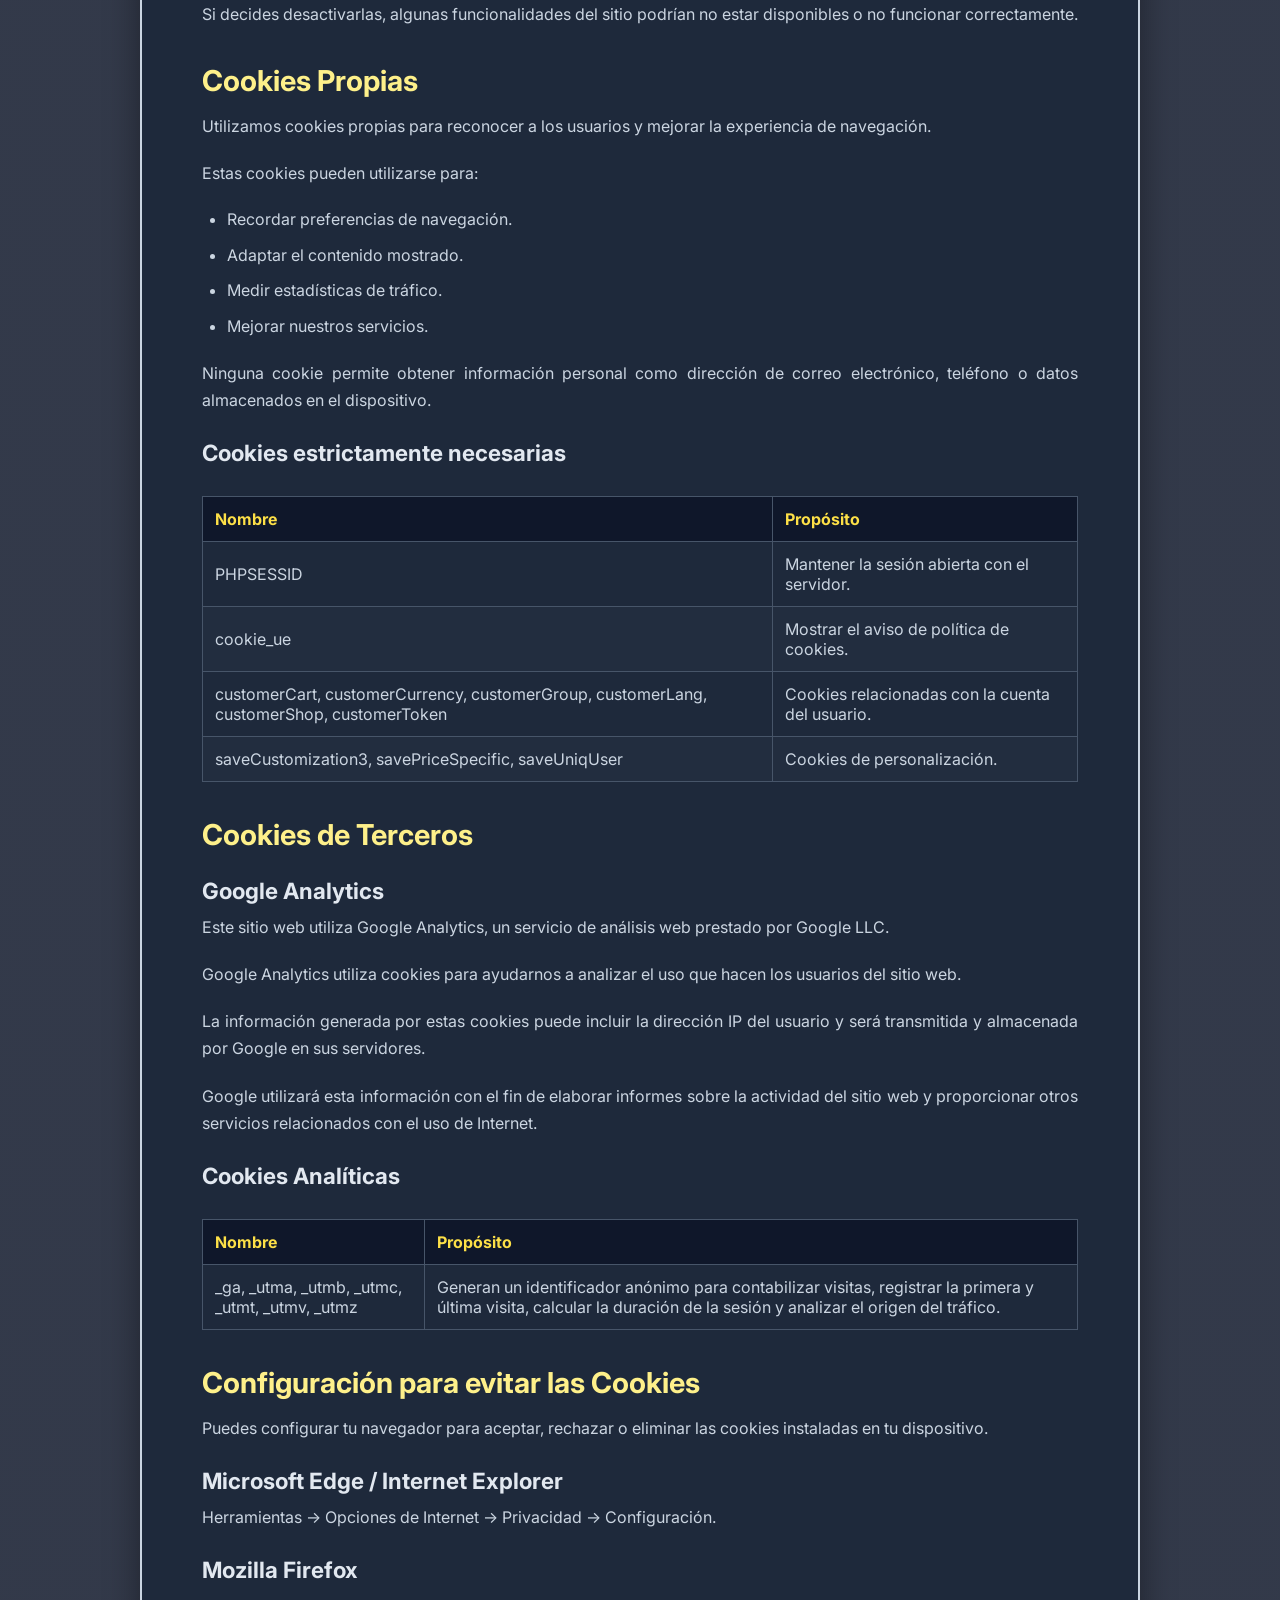
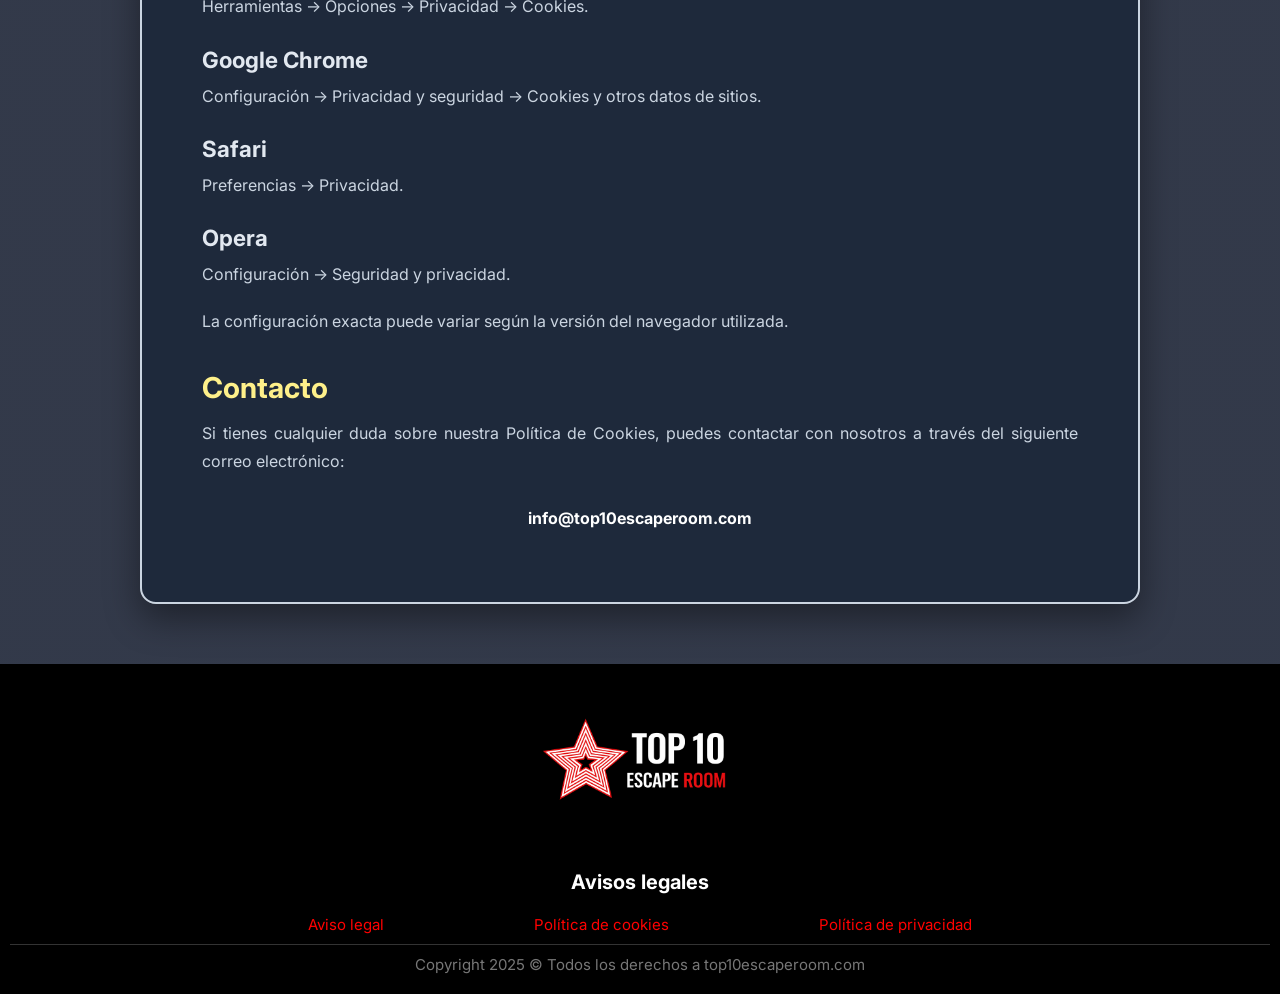
<file: politica-de-cookies.html>
<!DOCTYPE html>
<html lang="es">

<head>
    <meta charset="UTF-8">
    <meta name="viewport" content="width=device-width, initial-scale=1.0">
    <title>TOP10ESCAPEROOM - Política de Cookies</title>

    <link href="https://fonts.googleapis.com/css2?family=Inter:wght@300;400;500;600;700;800&display=swap"
        rel="stylesheet">
    <link rel="stylesheet" href="css/styles.css">
</head>

<body>

    <header>

        <nav class="navbar">
            <div class="logo">
                <img src="imagenes/logo-top10.png">
            </div>
            <ul>
                <li><a href="index.html">Inicio</a></li>
                <li><a href="ranking.html">Ranking escape room</a></li>
                <li><a href="quienes-somos.html">Quienes somos</a></li>
            </ul>
        </nav>

    </header>

    <main class="seccion-legal">

        <div class="contenedor-legal">

            <h1>Política de Cookies</h1>

            <p>
                Esta Política de Cookies forma parte integrante del Aviso Legal y de la Política de Privacidad de TOP10
                ESCAPE ROOM. El acceso y la navegación por este sitio web, o el uso de sus servicios, implican la
                aceptación
                de las condiciones recogidas en dichos documentos.
            </p>

            <p>
                Te agradecemos que hayas decidido visitarnos. Queremos que tu experiencia en nuestra web sea la mejor
                posible y, por ello, hemos redactado esta política de forma clara y transparente.
            </p>

            <h2>¿Qué es una Cookie?</h2>

            <p>
                Las cookies son archivos que contienen pequeñas cantidades de información que se descargan en el
                dispositivo
                del usuario cuando visita un sitio web.
            </p>

            <p>
                Su finalidad principal es reconocer al usuario cada vez que hace uso de TOP10 ESCAPE ROOM, permitiendo
                mejorar
                la calidad, seguridad y experiencia de navegación.
            </p>

            <p>
                Las cookies son esenciales para el funcionamiento de Internet y no dañan el equipo del usuario. Además,
                ayudan a identificar y solucionar posibles errores de funcionamiento del sitio web.
            </p>

            <h2>Tipos de Cookies</h2>

            <h3>Cookies de Sesión</h3>

            <p>
                Duran únicamente mientras el usuario navega por el sitio web y se eliminan al cerrar el navegador. Su
                finalidad es identificar el dispositivo, mejorar la seguridad y garantizar el correcto funcionamiento
                del
                sitio.
            </p>

            <h3>Cookies Persistentes o Permanentes</h3>

            <p>
                Permanecen almacenadas en el dispositivo durante un período determinado y permiten recordar
                preferencias,
                analizar visitas y mejorar los servicios ofrecidos.
            </p>

            <h3>Cookies de Funcionalidad</h3>

            <p>
                Permiten recordar decisiones tomadas por el usuario, como configuraciones, idioma o preferencias de
                navegación.
            </p>

            <h3>Cookies de Terceros</h3>

            <p>
                Son instaladas por servicios externos al sitio web, como redes sociales, mapas interactivos o
                herramientas
                de análisis.
            </p>

            <h3>Cookies Analíticas</h3>

            <p>
                Permiten recopilar información sobre la utilización del sitio web para analizar el comportamiento de los
                usuarios y mejorar continuamente la experiencia ofrecida.
            </p>

            <h2>Uso de Cookies</h2>

            <p>
                Al navegar por TOP10 ESCAPE ROOM aceptas expresamente el uso de cookies en tu dispositivo.
            </p>

            <p>
                Si decides desactivarlas, algunas funcionalidades del sitio podrían no estar disponibles o no funcionar
                correctamente.
            </p>

            <h2>Cookies Propias</h2>

            <p>
                Utilizamos cookies propias para reconocer a los usuarios y mejorar la experiencia de navegación.
            </p>

            <p>
                Estas cookies pueden utilizarse para:
            </p>

            <ul>
                <li>Recordar preferencias de navegación.</li>
                <li>Adaptar el contenido mostrado.</li>
                <li>Medir estadísticas de tráfico.</li>
                <li>Mejorar nuestros servicios.</li>
            </ul>

            <p>
                Ninguna cookie permite obtener información personal como dirección de correo electrónico, teléfono o
                datos
                almacenados en el dispositivo.
            </p>

            <h3>Cookies estrictamente necesarias</h3>

            <table>
                <thead>
                    <tr>
                        <th>Nombre</th>
                        <th>Propósito</th>
                    </tr>
                </thead>

                <tbody>
                    <tr>
                        <td>PHPSESSID</td>
                        <td>Mantener la sesión abierta con el servidor.</td>
                    </tr>

                    <tr>
                        <td>cookie_ue</td>
                        <td>Mostrar el aviso de política de cookies.</td>
                    </tr>

                    <tr>
                        <td>customerCart, customerCurrency, customerGroup, customerLang, customerShop, customerToken
                        </td>
                        <td>Cookies relacionadas con la cuenta del usuario.</td>
                    </tr>

                    <tr>
                        <td>saveCustomization3, savePriceSpecific, saveUniqUser</td>
                        <td>Cookies de personalización.</td>
                    </tr>
                </tbody>
            </table>

            <h2>Cookies de Terceros</h2>

            <h3>Google Analytics</h3>

            <p>
                Este sitio web utiliza Google Analytics, un servicio de análisis web prestado por Google LLC.
            </p>

            <p>
                Google Analytics utiliza cookies para ayudarnos a analizar el uso que hacen los usuarios del sitio web.
            </p>

            <p>
                La información generada por estas cookies puede incluir la dirección IP del usuario y será transmitida y
                almacenada por Google en sus servidores.
            </p>

            <p>
                Google utilizará esta información con el fin de elaborar informes sobre la actividad del sitio web y
                proporcionar otros servicios relacionados con el uso de Internet.
            </p>

            <h3>Cookies Analíticas</h3>

            <table>
                <thead>
                    <tr>
                        <th>Nombre</th>
                        <th>Propósito</th>
                    </tr>
                </thead>

                <tbody>
                    <tr>
                        <td>_ga, _utma, _utmb, _utmc, _utmt, _utmv, _utmz</td>
                        <td>
                            Generan un identificador anónimo para contabilizar visitas, registrar la primera y última
                            visita, calcular la duración de la sesión y analizar el origen del tráfico.
                        </td>
                    </tr>
                </tbody>
            </table>

            <h2>Configuración para evitar las Cookies</h2>

            <p>
                Puedes configurar tu navegador para aceptar, rechazar o eliminar las cookies instaladas en tu
                dispositivo.
            </p>

            <h3>Microsoft Edge / Internet Explorer</h3>

            <p>
                Herramientas → Opciones de Internet → Privacidad → Configuración.
            </p>

            <h3>Mozilla Firefox</h3>

            <p>
                Herramientas → Opciones → Privacidad → Cookies.
            </p>

            <h3>Google Chrome</h3>

            <p>
                Configuración → Privacidad y seguridad → Cookies y otros datos de sitios.
            </p>

            <h3>Safari</h3>

            <p>
                Preferencias → Privacidad.
            </p>

            <h3>Opera</h3>

            <p>
                Configuración → Seguridad y privacidad.
            </p>

            <p>
                La configuración exacta puede variar según la versión del navegador utilizada.
            </p>

            <h2>Contacto</h2>

            <p>
                Si tienes cualquier duda sobre nuestra Política de Cookies, puedes contactar con nosotros a través del
                siguiente correo electrónico:
            </p>

            <p style="text-align: center; margin-top: 30px;">
                <strong>info@top10escaperoom.com</strong>
            </p>

        </div>

    </main>

    <footer class="footer">

        <div class="footer-container">

            <div class="footer-logo">
                <img src="imagenes/logo-top10-footer.png" alt="Logo Top 10 Escape Room">
            </div>

            <div class="footer-links">
                <h3>Avisos legales</h3>

                <ul>
                    <li><a href="aviso-legal.html">Aviso legal</a></li>
                    <li><a href="politica-de-cookies.html">Política de cookies</a></li>
                    <li><a href="politica-de-privacidad.html">Política de privacidad</a></li>
                </ul>
            </div>

        </div>

        <div class="footer-bottom">
            Copyright 2025 © Todos los derechos a top10escaperoom.com
        </div>
    </footer>

</body>

</html>
</file>
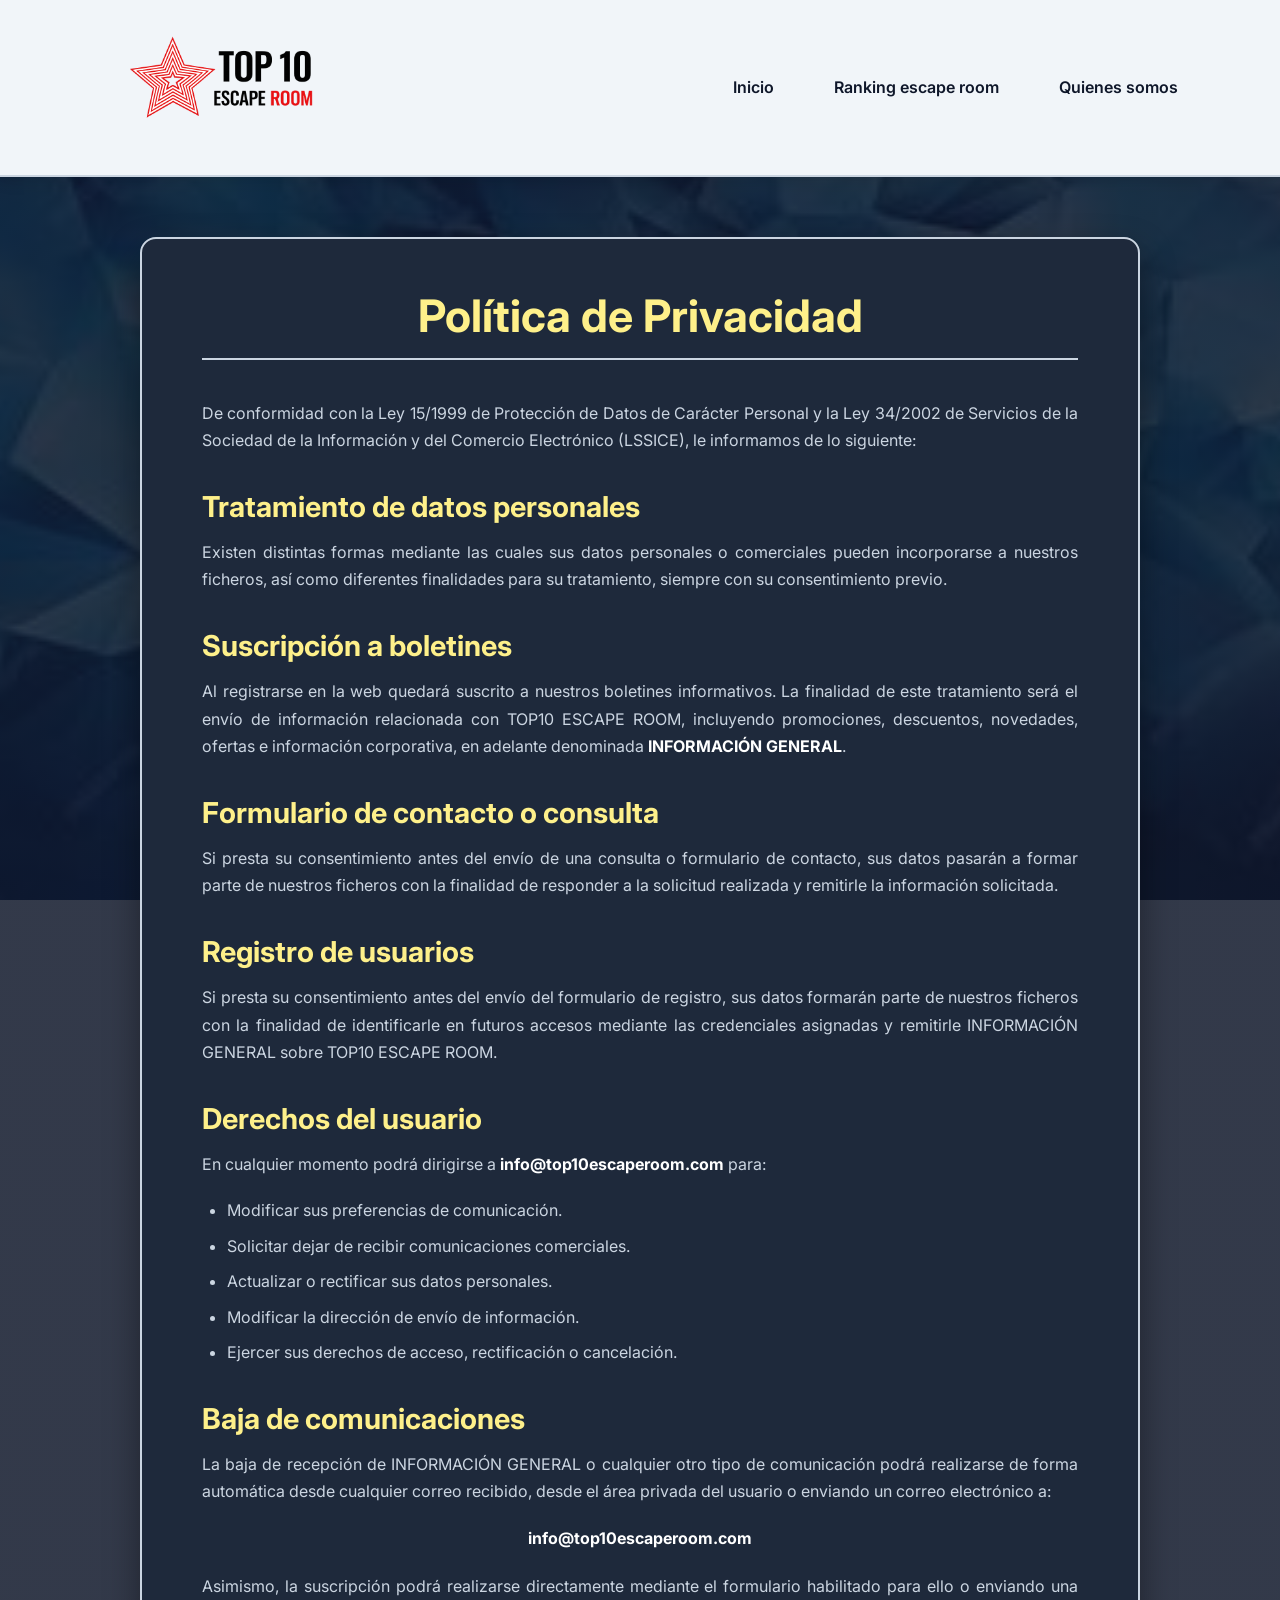
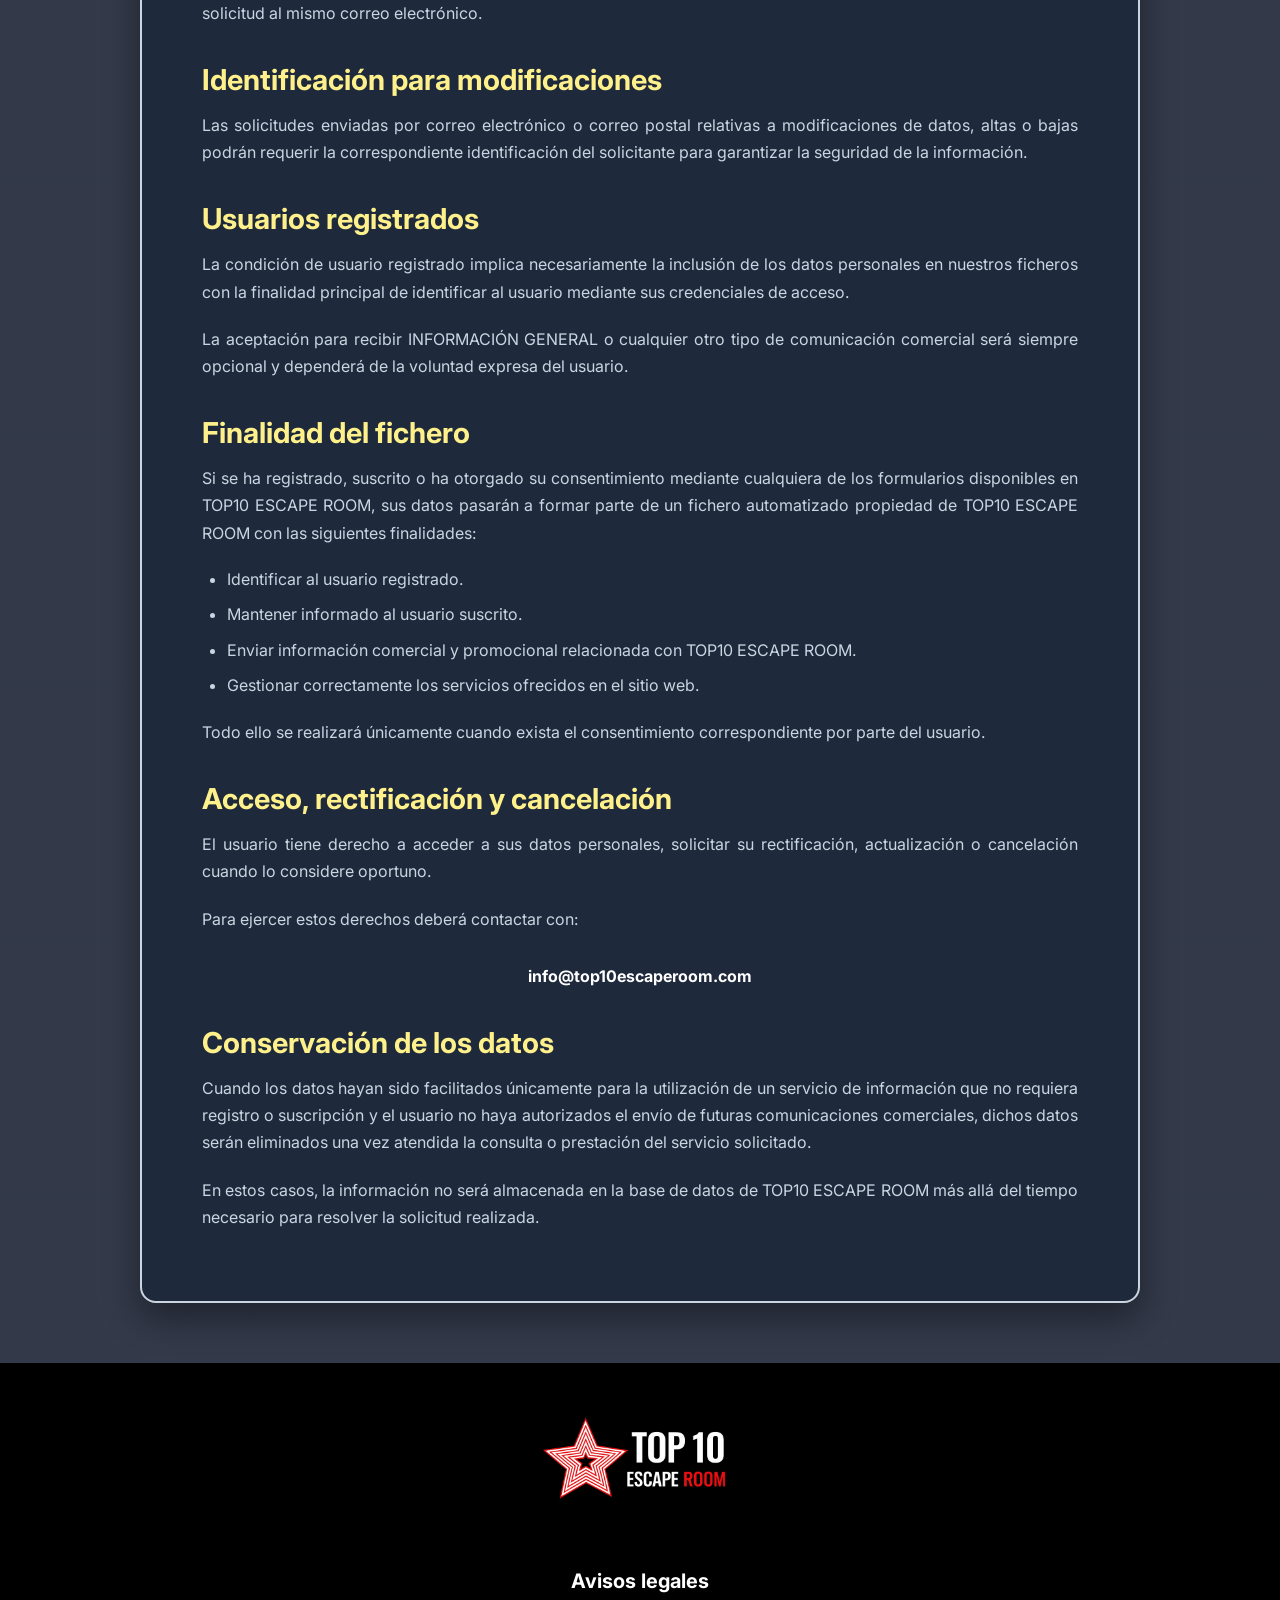
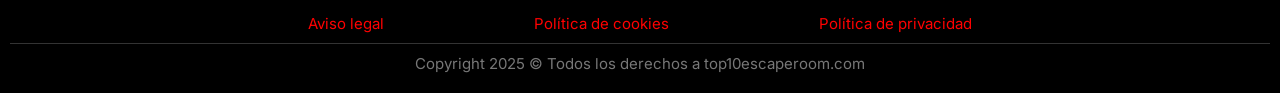
<file: politica-de-privacidad.html>
<!DOCTYPE html>
<html lang="es">

<head>
    <meta charset="UTF-8">
    <meta name="viewport" content="width=device-width, initial-scale=1.0">
    <title>TOP10ESCAPEROOM - Política de Privacidad</title>

    <link href="https://fonts.googleapis.com/css2?family=Inter:wght@300;400;500;600;700;800&display=swap"
        rel="stylesheet">
    <link rel="stylesheet" href="css/styles.css">
</head>

<body>

    <header>

        <nav class="navbar">
            <div class="logo">
                <img src="imagenes/logo-top10.png">
            </div>
            <ul>
                <li><a href="index.html">Inicio</a></li>
                <li><a href="ranking.html">Ranking escape room</a></li>
                <li><a href="quienes-somos.html">Quienes somos</a></li>
            </ul>
        </nav>

    </header>

    <main class="seccion-legal">

        <div class="contenedor-legal">

            <h1>Política de Privacidad</h1>

            <p>
                De conformidad con la Ley 15/1999 de Protección de Datos de Carácter Personal y la Ley 34/2002 de
                Servicios
                de la Sociedad de la Información y del Comercio Electrónico (LSSICE), le informamos de lo siguiente:
            </p>

            <h2>Tratamiento de datos personales</h2>

            <p>
                Existen distintas formas mediante las cuales sus datos personales o comerciales pueden incorporarse a
                nuestros ficheros, así como diferentes finalidades para su tratamiento, siempre con su consentimiento
                previo.
            </p>

            <h2>Suscripción a boletines</h2>

            <p>
                Al registrarse en la web quedará suscrito a nuestros boletines informativos. La finalidad de este
                tratamiento será el envío de información relacionada con TOP10 ESCAPE ROOM, incluyendo promociones,
                descuentos, novedades, ofertas e información corporativa, en adelante denominada <strong>INFORMACIÓN
                    GENERAL</strong>.
            </p>

            <h2>Formulario de contacto o consulta</h2>

            <p>
                Si presta su consentimiento antes del envío de una consulta o formulario de contacto, sus datos pasarán
                a
                formar parte de nuestros ficheros con la finalidad de responder a la solicitud realizada y remitirle la
                información solicitada.
            </p>

            <h2>Registro de usuarios</h2>

            <p>
                Si presta su consentimiento antes del envío del formulario de registro, sus datos formarán parte de
                nuestros
                ficheros con la finalidad de identificarle en futuros accesos mediante las credenciales asignadas y
                remitirle INFORMACIÓN GENERAL sobre TOP10 ESCAPE ROOM.
            </p>

            <h2>Derechos del usuario</h2>

            <p>
                En cualquier momento podrá dirigirse a <strong>info@top10escaperoom.com</strong> para:
            </p>

            <ul>
                <li>Modificar sus preferencias de comunicación.</li>
                <li>Solicitar dejar de recibir comunicaciones comerciales.</li>
                <li>Actualizar o rectificar sus datos personales.</li>
                <li>Modificar la dirección de envío de información.</li>
                <li>Ejercer sus derechos de acceso, rectificación o cancelación.</li>
            </ul>

            <h2>Baja de comunicaciones</h2>

            <p>
                La baja de recepción de INFORMACIÓN GENERAL o cualquier otro tipo de comunicación podrá realizarse de
                forma
                automática desde cualquier correo recibido, desde el área privada del usuario o enviando un correo
                electrónico a:
            </p>

            <p style="text-align: center;">
                <strong>info@top10escaperoom.com</strong>
            </p>

            <p>
                Asimismo, la suscripción podrá realizarse directamente mediante el formulario habilitado para ello o
                enviando una solicitud al mismo correo electrónico.
            </p>

            <h2>Identificación para modificaciones</h2>

            <p>
                Las solicitudes enviadas por correo electrónico o correo postal relativas a modificaciones de datos,
                altas o
                bajas podrán requerir la correspondiente identificación del solicitante para garantizar la seguridad de
                la
                información.
            </p>

            <h2>Usuarios registrados</h2>

            <p>
                La condición de usuario registrado implica necesariamente la inclusión de los datos personales en
                nuestros
                ficheros con la finalidad principal de identificar al usuario mediante sus credenciales de acceso.
            </p>

            <p>
                La aceptación para recibir INFORMACIÓN GENERAL o cualquier otro tipo de comunicación comercial será
                siempre
                opcional y dependerá de la voluntad expresa del usuario.
            </p>

            <h2>Finalidad del fichero</h2>

            <p>
                Si se ha registrado, suscrito o ha otorgado su consentimiento mediante cualquiera de los formularios
                disponibles en TOP10 ESCAPE ROOM, sus datos pasarán a formar parte de un fichero automatizado propiedad
                de
                TOP10 ESCAPE ROOM con las siguientes finalidades:
            </p>

            <ul>
                <li>Identificar al usuario registrado.</li>
                <li>Mantener informado al usuario suscrito.</li>
                <li>Enviar información comercial y promocional relacionada con TOP10 ESCAPE ROOM.</li>
                <li>Gestionar correctamente los servicios ofrecidos en el sitio web.</li>
            </ul>

            <p>
                Todo ello se realizará únicamente cuando exista el consentimiento correspondiente por parte del usuario.
            </p>

            <h2>Acceso, rectificación y cancelación</h2>

            <p>
                El usuario tiene derecho a acceder a sus datos personales, solicitar su rectificación, actualización o
                cancelación cuando lo considere oportuno.
            </p>

            <p>
                Para ejercer estos derechos deberá contactar con:
            </p>

            <p style="text-align: center; margin-top: 30px;">
                <strong>info@top10escaperoom.com</strong>
            </p>

            <h2>Conservación de los datos</h2>

            <p>
                Cuando los datos hayan sido facilitados únicamente para la utilización de un servicio de información que
                no
                requiera registro o suscripción y el usuario no haya autorizados el envío de futuras comunicaciones
                comerciales, dichos datos serán eliminados una vez atendida la consulta o prestación del servicio
                solicitado.
            </p>

            <p>
                En estos casos, la información no será almacenada en la base de datos de TOP10 ESCAPE ROOM más allá del
                tiempo necesario para resolver la solicitud realizada.
            </p>

        </div>

    </main>

    <footer class="footer">

        <div class="footer-container">

            <div class="footer-logo">
                <img src="imagenes/logo-top10-footer.png" alt="Logo Top 10 Escape Room">
            </div>

            <div class="footer-links">
                <h3>Avisos legales</h3>

                <ul>
                    <li><a href="aviso-legal.html">Aviso legal</a></li>
                    <li><a href="politica-de-cookies.html">Política de cookies</a></li>
                    <li><a href="politica-de-privacidad.html">Política de privacidad</a></li>
                </ul>
            </div>

        </div>

        <div class="footer-bottom">
            Copyright 2025 © Todos los derechos a top10escaperoom.com
        </div>
    </footer>

</body>

</html>
</file>
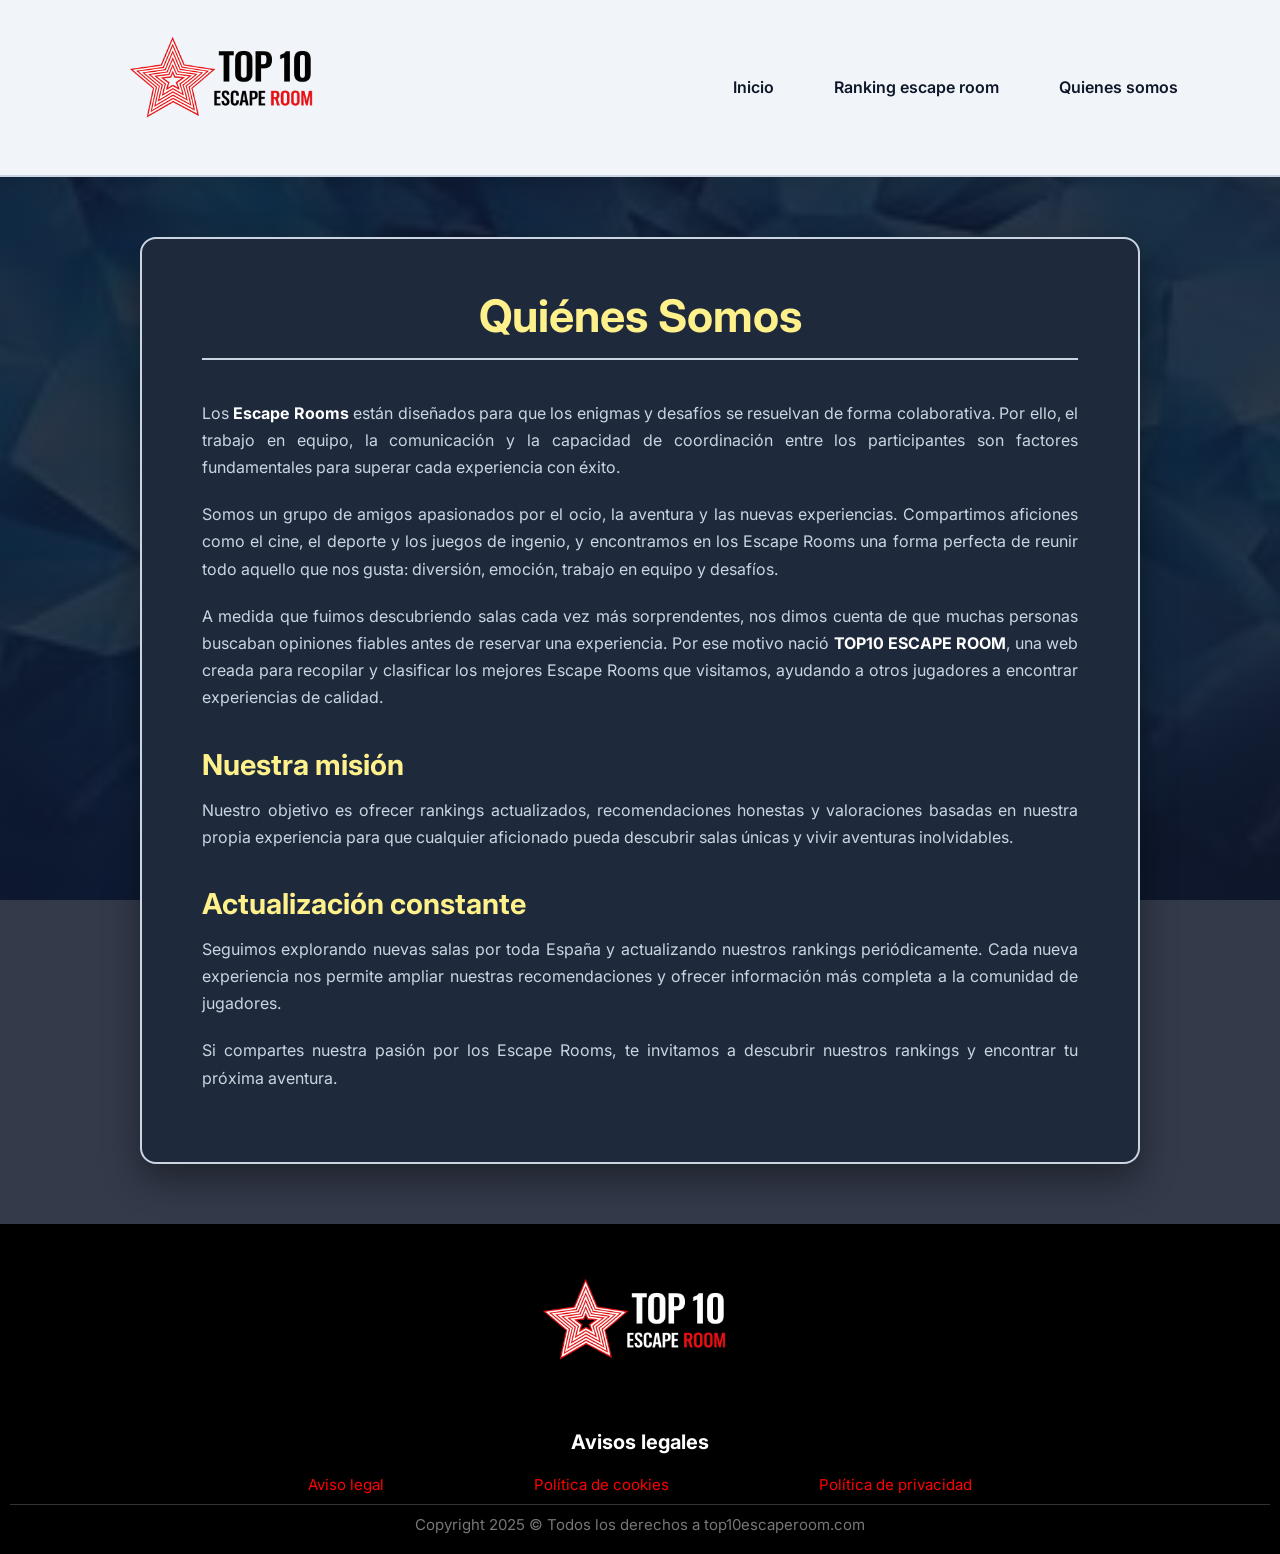
<file: quienes-somos.html>
<!DOCTYPE html>
<html lang="es">

<head>
    <meta charset="UTF-8">
    <meta name="viewport" content="width=device-width, initial-scale=1.0">
    <title>TOP10ESCAPEROOM - Quiénes Somos</title>

    <link href="https://fonts.googleapis.com/css2?family=Inter:wght@300;400;500;600;700;800&display=swap"
        rel="stylesheet">
    <link rel="stylesheet" href="css/styles.css">
</head>

<body>

    <header>

        <nav class="navbar">
            <div class="logo">
                <img src="imagenes/logo-top10.png">
            </div>
            <ul>
                <li><a href="index.html">Inicio</a></li>
                <li><a href="ranking.html">Ranking escape room</a></li>
                <li><a href="quienes-somos.html">Quienes somos</a></li>
            </ul>
        </nav>

    </header>

    <main class="seccion-legal">

        <div class="contenedor-legal">

            <h1>Quiénes Somos</h1>

            <p>
                Los <strong>Escape Rooms</strong> están diseñados para que los enigmas y desafíos se resuelvan de forma
                colaborativa. Por ello, el trabajo en equipo, la comunicación y la capacidad de coordinación entre los
                participantes son factores fundamentales para superar cada experiencia con éxito.
            </p>

            <p>
                Somos un grupo de amigos apasionados por el ocio, la aventura y las nuevas experiencias. Compartimos
                aficiones como el cine, el deporte y los juegos de ingenio, y encontramos en los Escape Rooms una forma
                perfecta de reunir todo aquello que nos gusta: diversión, emoción, trabajo en equipo y desafíos.
            </p>

            <p>
                A medida que fuimos descubriendo salas cada vez más sorprendentes, nos dimos cuenta de que muchas
                personas
                buscaban opiniones fiables antes de reservar una experiencia. Por ese motivo nació <strong>TOP10 ESCAPE
                    ROOM</strong>, una web creada para recopilar y clasificar los mejores Escape Rooms que visitamos,
                ayudando a otros jugadores a encontrar experiencias de calidad.
            </p>

            <h2>Nuestra misión</h2>

            <p>
                Nuestro objetivo es ofrecer rankings actualizados, recomendaciones honestas y valoraciones basadas en
                nuestra propia experiencia para que cualquier aficionado pueda descubrir salas únicas y vivir aventuras
                inolvidables.
            </p>

            <h2>Actualización constante</h2>

            <p>
                Seguimos explorando nuevas salas por toda España y actualizando nuestros rankings periódicamente. Cada
                nueva
                experiencia nos permite ampliar nuestras recomendaciones y ofrecer información más completa a la
                comunidad
                de jugadores.
            </p>

            <p>
                Si compartes nuestra pasión por los Escape Rooms, te invitamos a descubrir nuestros rankings y encontrar
                tu
                próxima aventura.
            </p>

        </div>

    </main>

    <footer class="footer">

        <div class="footer-container">

            <div class="footer-logo">
                <img src="imagenes/logo-top10-footer.png" alt="Logo Top 10 Escape Room">
            </div>

            <div class="footer-links">
                <h3>Avisos legales</h3>

                <ul>
                    <li><a href="aviso-legal.html">Aviso legal</a></li>
                    <li><a href="politica-de-cookies.html">Política de cookies</a></li>
                    <li><a href="politica-de-privacidad.html">Política de privacidad</a></li>
                </ul>
            </div>

        </div>

        <div class="footer-bottom">
            Copyright 2025 © Todos los derechos a top10escaperoom.com
        </div>
    </footer>

</body>

</html>
</file>
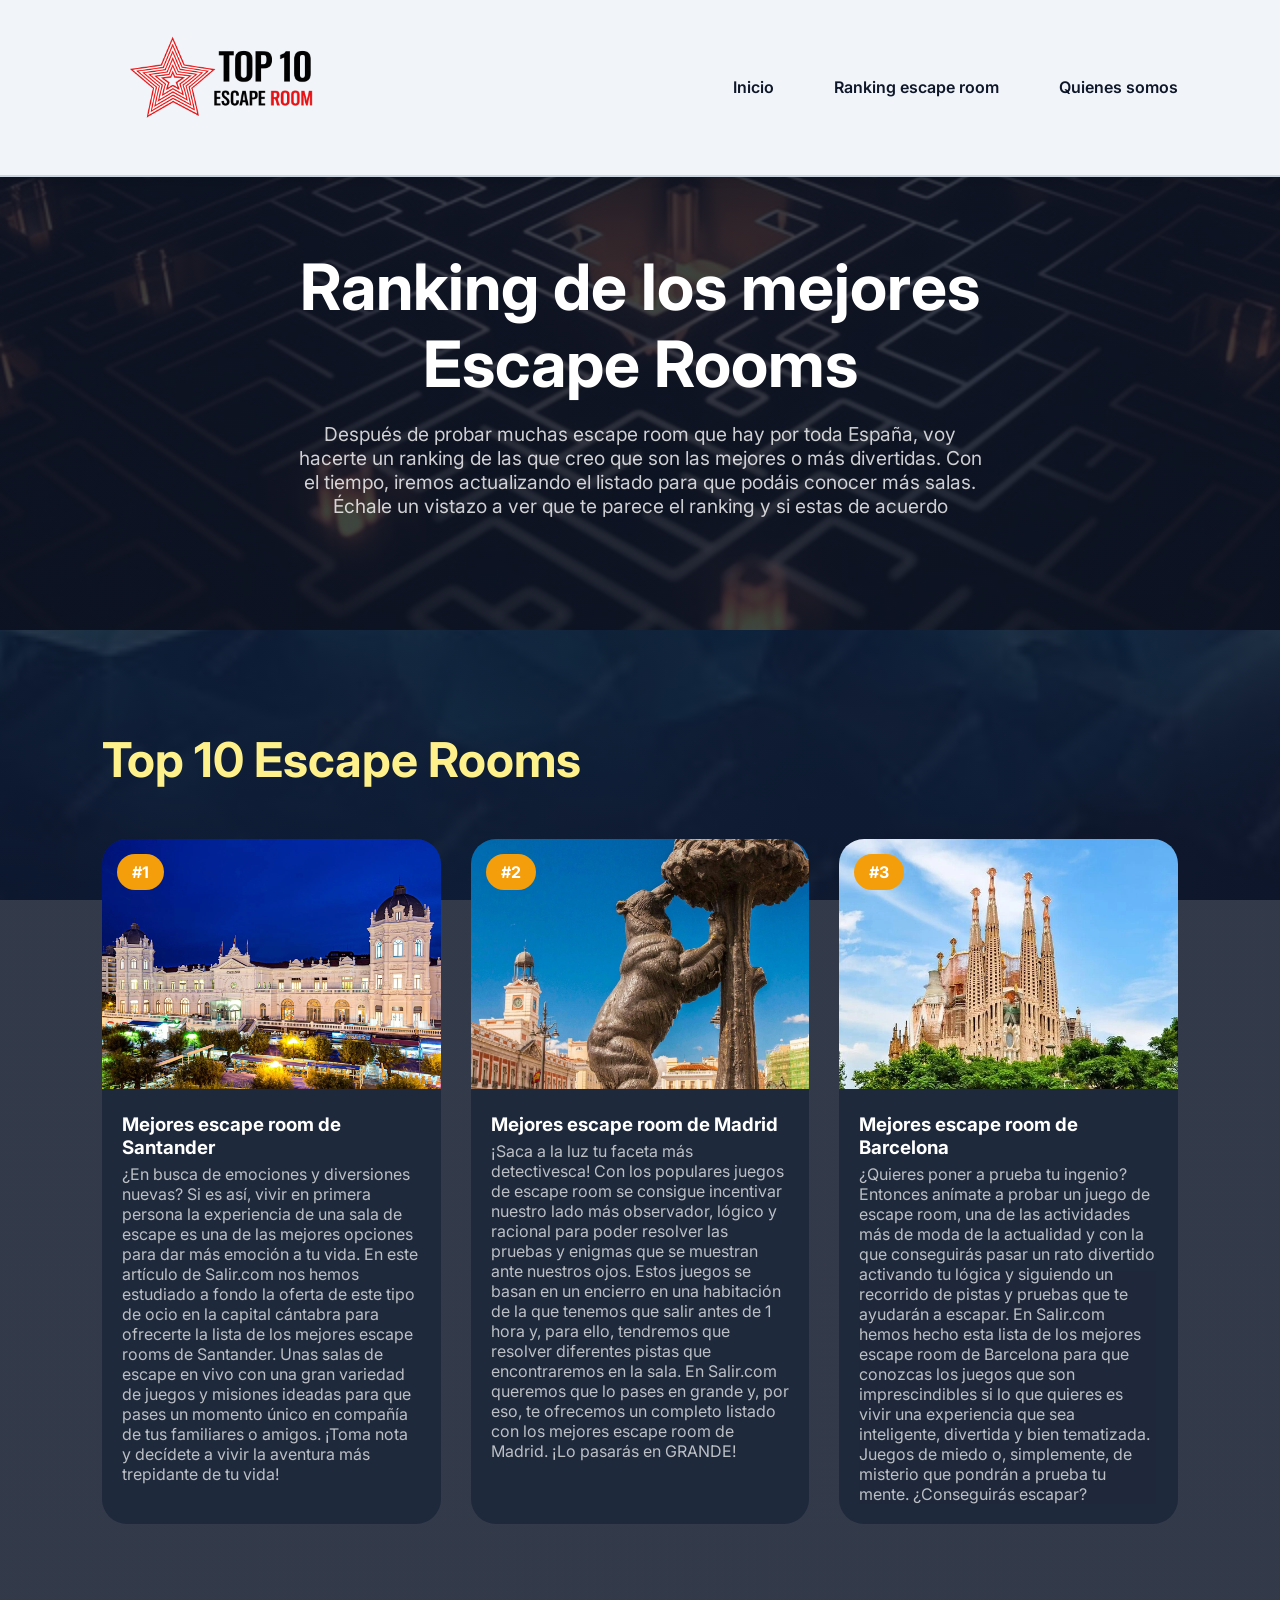
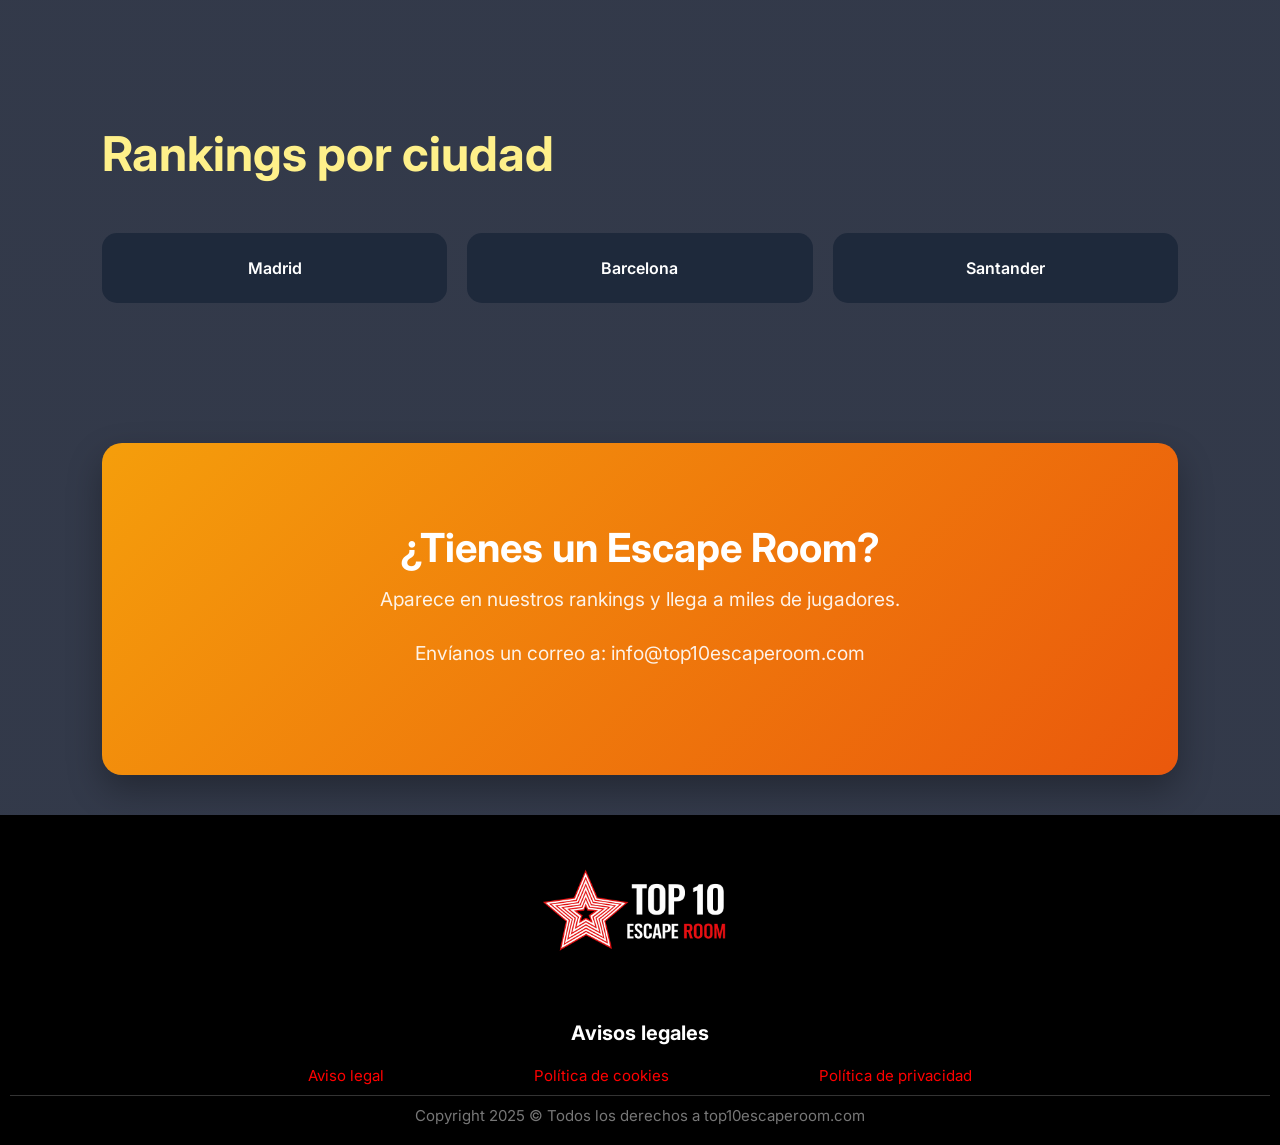
<file: ranking.html>
<!DOCTYPE html>
<html lang="es">

<head>
    <meta charset="UTF-8">
    <meta name="viewport" content="width=device-width, initial-scale=1.0">
    <title>TOP10ESCAPEROOM</title>

    <link href="https://fonts.googleapis.com/css2?family=Inter:wght@300;400;500;600;700;800&display=swap"
        rel="stylesheet">
    <link rel="stylesheet" href="css/styles.css">
</head>

<body>

    <header class="hero">

        <nav class="navbar">
            <div class="logo">
                <img src="imagenes/logo-top10.png">
            </div>
            <ul>
                <li><a href="index.html">Inicio</a></li>
                <li><a href="ranking.html">Ranking escape room</a></li>
                <li><a href="quienes-somos.html">Quienes somos</a></li>
            </ul>
        </nav>

        <div class="hero-content">

            <h1>Ranking de los mejores Escape Rooms</h1>
            <p>Después de probar muchas escape room que hay por toda España, voy hacerte un
                ranking de las que creo que son las mejores o más divertidas. Con el tiempo,
                iremos actualizando el listado para que podáis conocer más salas. Échale un
                vistazo a ver que te parece el ranking y si estas de acuerdo </p>

        </div>

    </header>

    <section class="top10">

        <h2>Top 10 Escape Rooms</h2>

        <div class="rooms">

            <div class="room-card">
                <span>#1</span>
                <img src="imagenes/Santander.Gran_.Casino-4.jpg">
                <h3>Mejores escape room de Santander</h3>
                <p>¿En busca de emociones y diversiones nuevas? Si es así, vivir en primera persona
                    la experiencia de una sala de escape es una de las mejores opciones para dar más
                    emoción a tu vida. En este artículo de Salir.com nos hemos estudiado a fondo la
                    oferta de este tipo de ocio en la capital cántabra para ofrecerte la lista de los
                    mejores escape rooms de Santander. Unas salas de escape en vivo con una gran variedad
                    de juegos y misiones ideadas para que pases un momento único en compañía de tus
                    familiares o amigos. ¡Toma nota y decídete a vivir la aventura más trepidante de tu vida!</p>
            </div>

            <div class="room-card">
                <span>#2</span>
                <img src="imagenes/oso-madrid.jpg">
                <h3>Mejores escape room de Madrid</h3>
                <p>¡Saca a la luz tu faceta más detectivesca! Con los populares juegos de escape room se
                    consigue incentivar nuestro lado más observador, lógico y racional para poder resolver
                    las pruebas y enigmas que se muestran ante nuestros ojos. Estos juegos se basan en un
                    encierro en una habitación de la que tenemos que salir antes de 1 hora y, para ello,
                    tendremos que resolver diferentes pistas que encontraremos en la sala. En Salir.com
                    queremos que lo pases en grande y, por eso, te ofrecemos un completo listado con los
                    mejores escape room de Madrid. ¡Lo pasarás en GRANDE!</p>
            </div>

            <div class="room-card">
                <span>#3</span>
                <img src="imagenes/sagradafamilia-barcelona.jpg">
                <h3>Mejores escape room de Barcelona</h3>
                <p>¿Quieres poner a prueba tu ingenio? Entonces anímate a probar un juego de escape room,
                    una de las actividades más de moda de la actualidad y con la que conseguirás pasar un
                    rato divertido activando tu lógica y siguiendo un recorrido de pistas y pruebas que te
                    ayudarán a escapar. En Salir.com hemos hecho esta lista de los mejores escape room de
                    Barcelona para que conozcas los juegos que son imprescindibles si lo que quieres es vivir
                    una experiencia que sea inteligente, divertida y bien tematizada. Juegos de miedo o,
                    simplemente, de misterio que pondrán a prueba tu mente. ¿Conseguirás escapar?</p>
            </div>

        </div>

    </section>

    <section class="cities">

        <h2>Rankings por ciudad</h2>

        <div class="city-grid">

            <a href="madrid.html">Madrid</a>
            <a href="barcelona.html">Barcelona</a>
            <a href="santander.html">Santander</a>

        </div>

    </section>



    <section class="cta">

        <h2>¿Tienes un Escape Room?</h2>

        <p>Aparece en nuestros rankings y llega a miles de jugadores.</p>
        <p>Envíanos un correo a: <span>info@top10escaperoom.com</span></p>

    </section>

    <footer class="footer">
        <div class="footer-container">
            <div class="footer-logo">
                <img src="imagenes/logo-top10-footer.png" alt="Logo Top 10 Escape Room">
            </div>
            <div class="footer-links">
                <h3>Avisos legales</h3>
                <ul>
                    <li><a href="aviso-legal.html">Aviso legal</a></li>
                    <li><a href="politica-de-cookies.html">Política de cookies</a></li>
                    <li><a href="/politica-privacidad/">Política de privacidad</a></li>
                </ul>
            </div>
        </div>
        <div class="footer-bottom">
            Copyright 2025 © Todos los derechos a top10escaperoom.com
        </div>
    </footer>

</body>

</html>
</file>
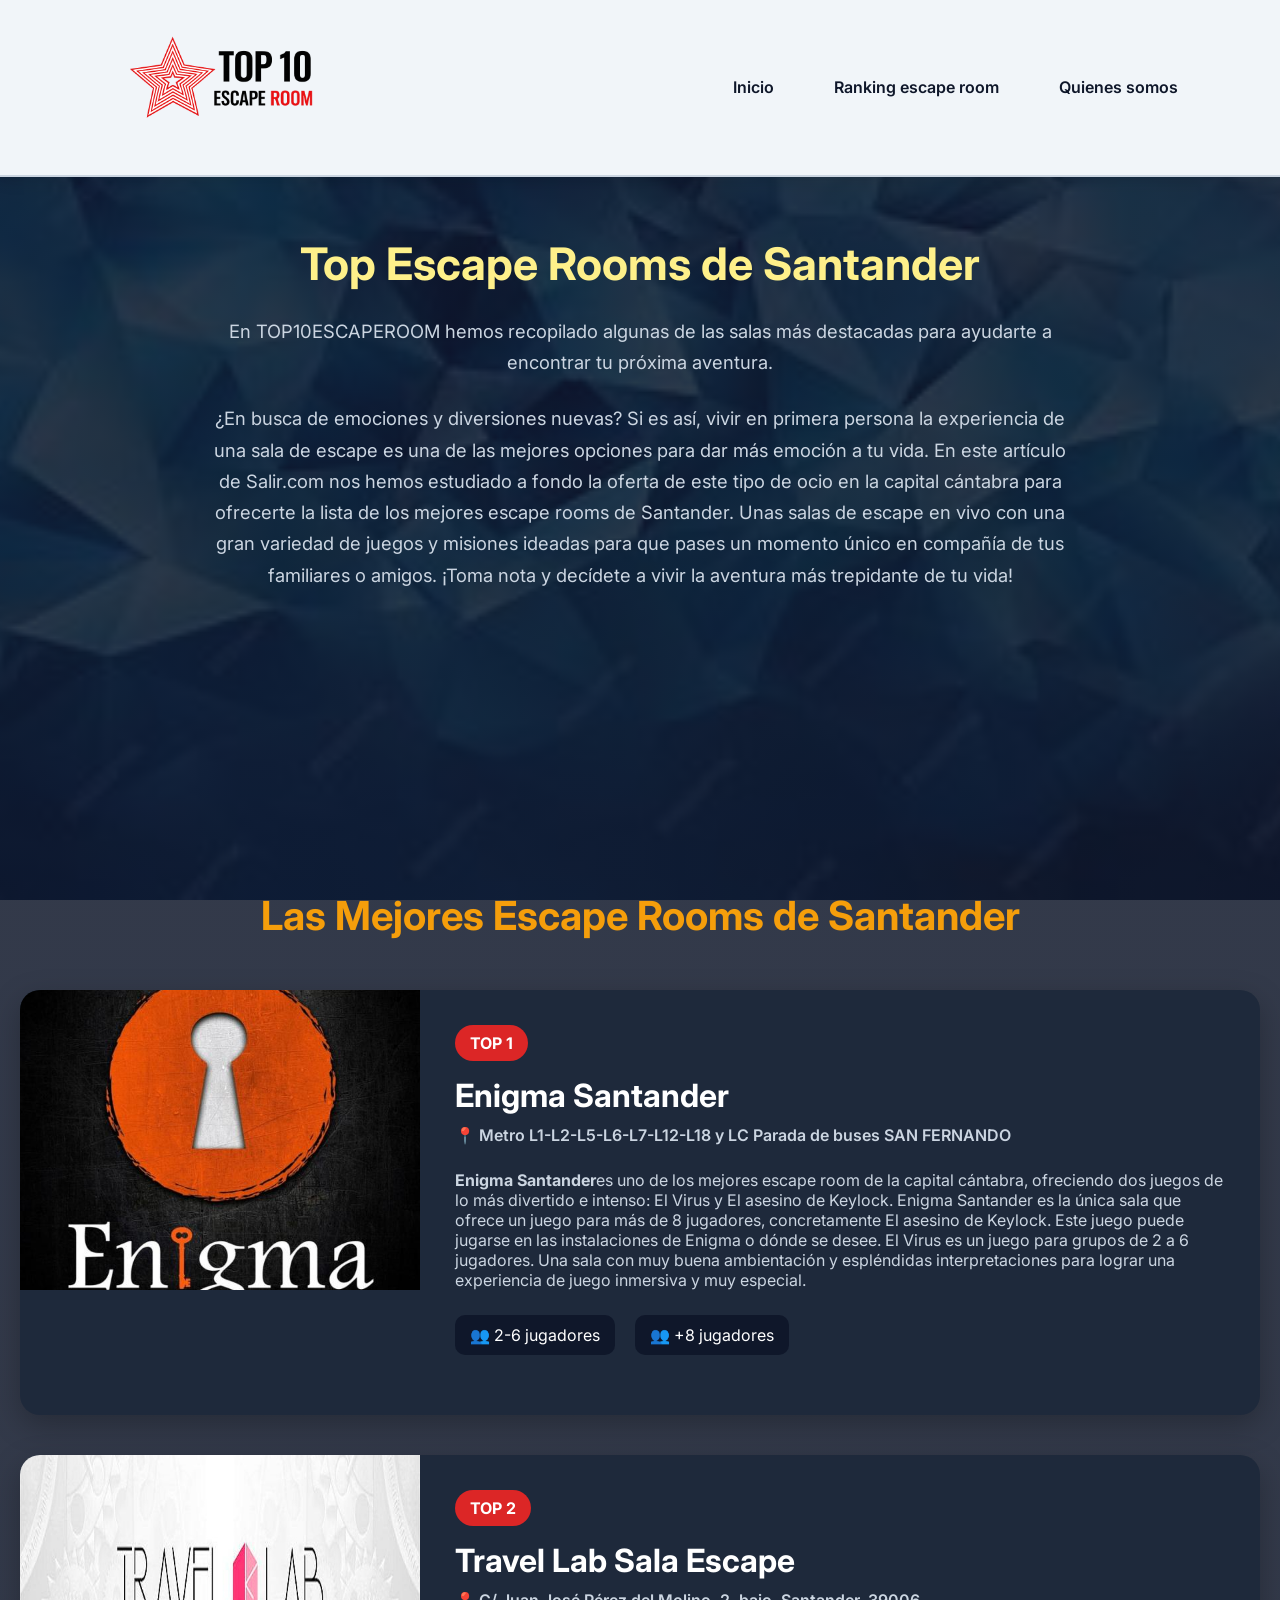
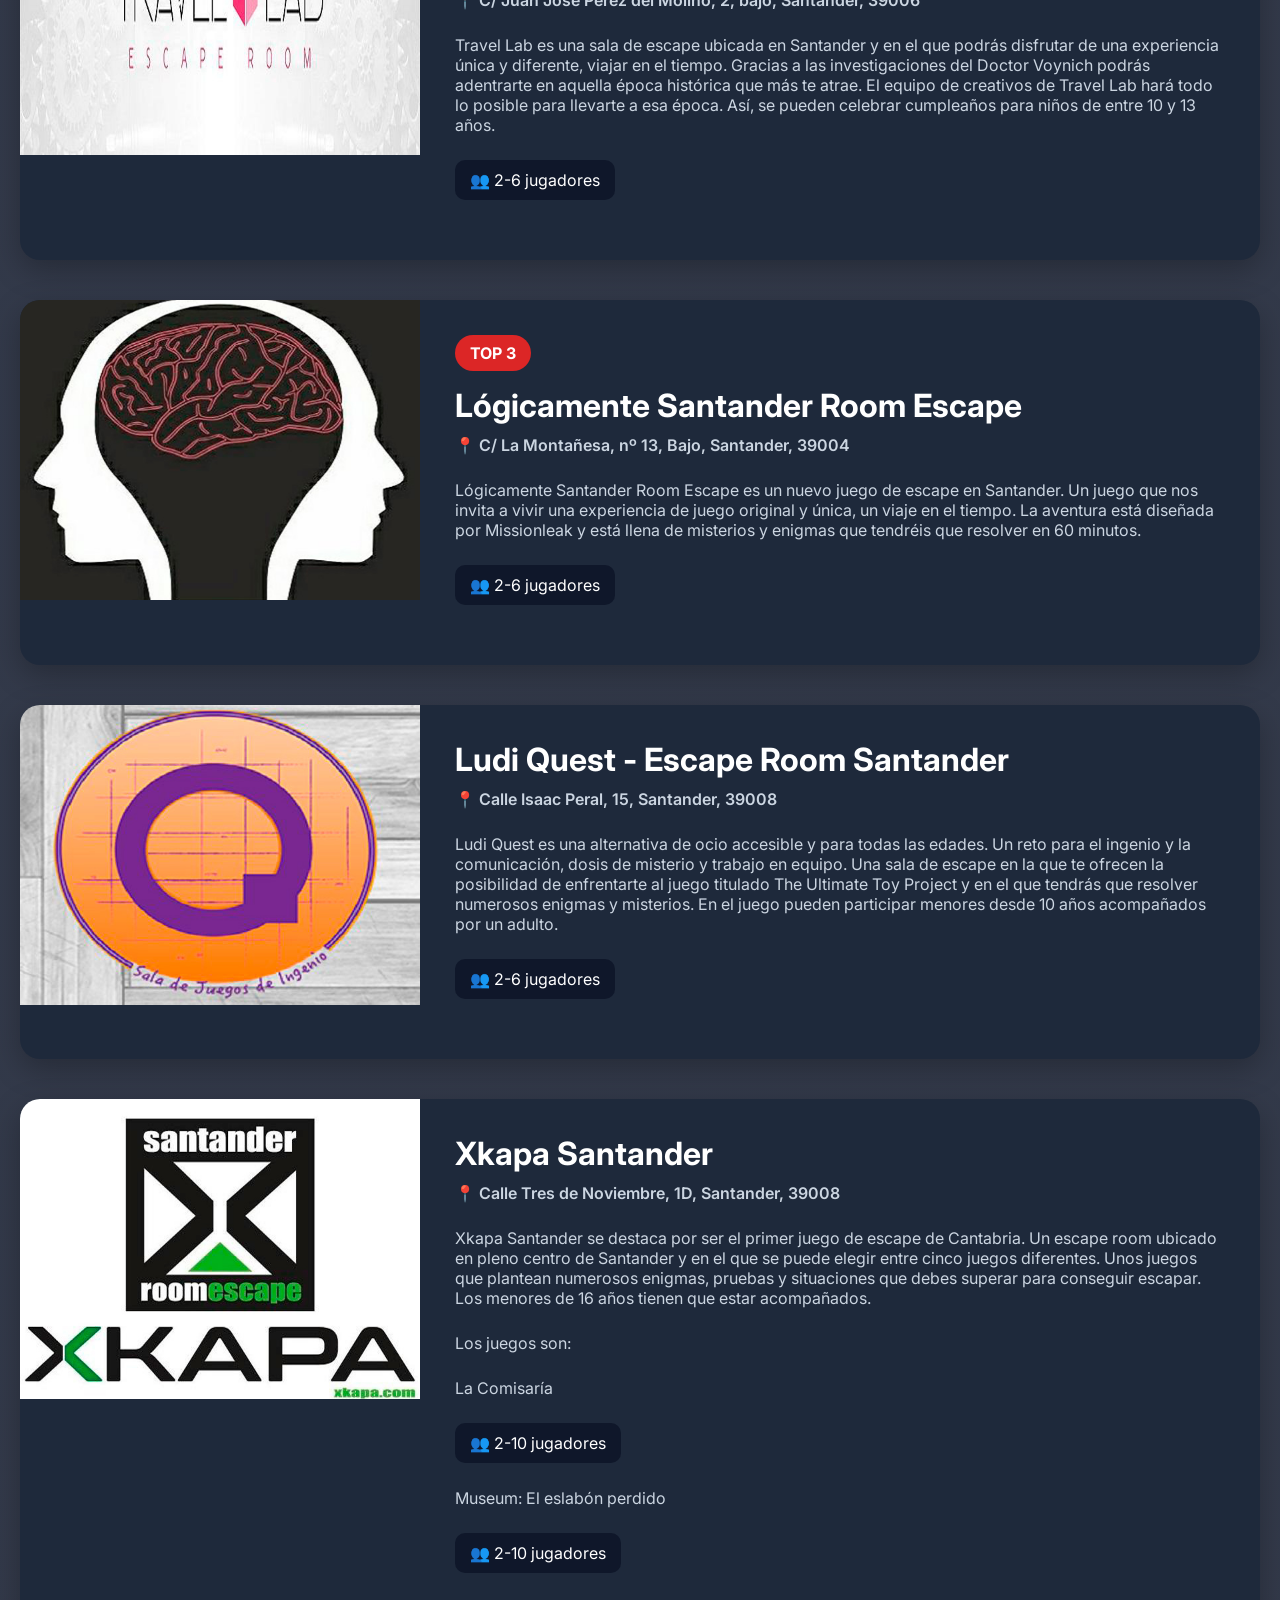
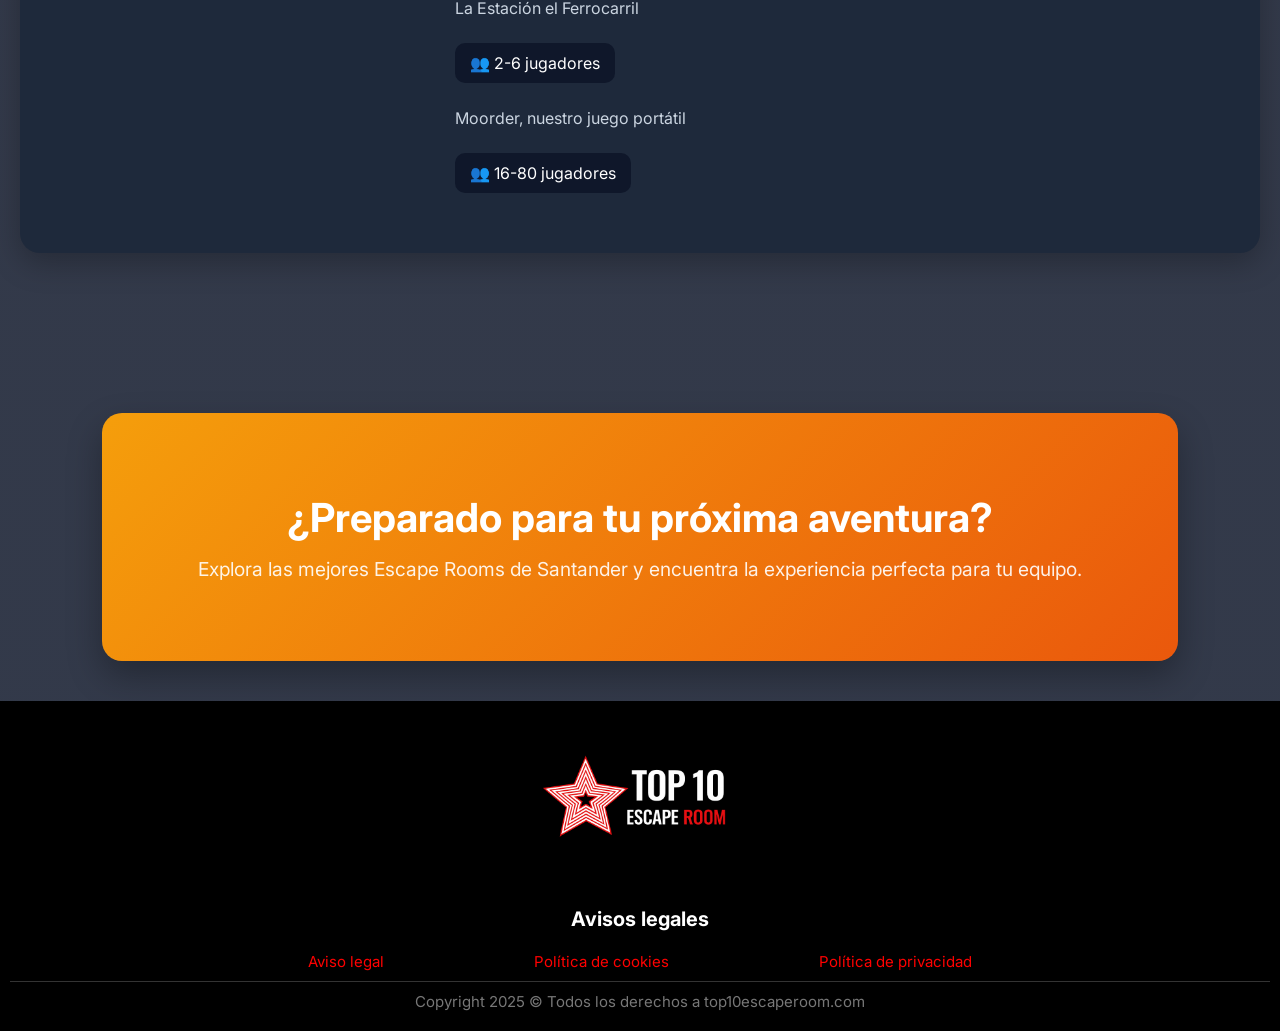
<file: santander.html>
<!DOCTYPE html>
<html lang="es">

<head>
    <meta charset="UTF-8">
    <meta name="viewport" content="width=device-width, initial-scale=1.0">
    <title>TOP10ESCAPEROOM</title>

    <link href="https://fonts.googleapis.com/css2?family=Inter:wght@300;400;500;600;700;800&display=swap"
        rel="stylesheet">
    <link rel="stylesheet" href="css/styles.css">
    <link rel="stylesheet" href="css/ranking-santander.css">
</head>

<body>

    <header>

        <nav class="navbar">
            <div class="logo">
                <img src="imagenes/logo-top10.png">
            </div>
            <ul>
                <li><a href="index.html">Inicio</a></li>
                <li><a href="ranking.html">Ranking escape room</a></li>
                <li><a href="quienes-somos.html">Quienes somos</a></li>
            </ul>
        </nav>

    </header>

    <main>
            <section class="intro">
                <div class="container">
                    <h2>Top Escape Rooms de Santander</h2>
                    <p>
                        En TOP10ESCAPEROOM hemos recopilado algunas de las salas
                        más destacadas para ayudarte a encontrar tu próxima aventura.
                    </p>
                </div>

                <div class="container">
                    <p>
                        ¿En busca de emociones y diversiones nuevas? Si es así, vivir en primera persona la experiencia
                        de una sala de escape es una de las mejores opciones para dar más emoción a tu vida. En este
                        artículo de Salir.com nos hemos estudiado a fondo la oferta de este tipo de ocio en la capital
                        cántabra para ofrecerte la lista de los mejores escape rooms de Santander. Unas salas de escape
                        en vivo con una gran variedad de juegos y misiones ideadas para que pases un momento único en
                        compañía de tus familiares o amigos. ¡Toma nota y decídete a vivir la aventura más trepidante de
                        tu vida!
                    </p>
                </div>
            </section>

            <!-- HERO -->

            <section class="hero-santander">
                <div class="hero-overlay">

                </div>
            </section>

            <!-- TODAS LAS SALAS -->

            <section class="santander-salas">
                <h2>Las Mejores Escape Rooms de Santander</h2>
                <article class="santander-sala">

                    <img src="imagenes/logo-enigma-madrid.jpg" alt="Juego Enigma Madrid">

                    <div class="santander-info">
                        <span class="santander-badge">TOP 1</span>
                        <h3>Enigma Santander</h3>
                        <p class="ubicacion">
                            📍 Metro L1-L2-L5-L6-L7-L12-L18 y LC Parada de buses SAN FERNANDO
                        </p>

                        <p>
                            <strong>Enigma Santander</strong>es uno de los mejores escape room de la capital cántabra,
                            ofreciendo dos juegos de lo más divertido e intenso: El Virus y El asesino de Keylock.
                            Enigma Santander es la única sala que ofrece un juego para más de 8 jugadores, concretamente
                            El asesino de Keylock. Este juego puede jugarse en las instalaciones de Enigma o dónde se
                            desee. El Virus es un juego para grupos de 2 a 6 jugadores. Una sala con muy buena
                            ambientación y espléndidas interpretaciones para lograr una experiencia de juego inmersiva y
                            muy especial.
                        </p>

                        <div class="santander-datos">
                            <span>👥 2-6 jugadores</span>
                            <span>👥 +8 jugadores</span>
                        </div>

                    </div>

                </article>

                <article class="santander-sala">
                    <img src="imagenes/travel-lab-santander.jpg" alt="travel-lab-santander">

                    <div class="santander-info">
                        <span class="santander-badge">TOP 2</span>
                        <h3>Travel Lab Sala Escape</h3>
                        <p class="ubicacion">
                            📍 C/ Juan José Pérez del Molino, 2, bajo, Santander, 39006
                        </p>

                        <p>Travel Lab es una sala de escape ubicada en Santander y en el que podrás disfrutar de una
                            experiencia única y diferente, viajar en el tiempo. Gracias a las investigaciones del Doctor
                            Voynich podrás adentrarte en aquella época histórica que más te atrae. El equipo de
                            creativos de Travel Lab hará todo lo posible para llevarte a esa época.
                            Así, se pueden celebrar cumpleaños para niños de entre 10 y 13 años.
                        </p>
                        <div class="santander-datos">
                            <span>👥 2-6 jugadores</span>
                        </div>

                    </div>

                </article>

                <article class="santander-sala">
                    <img src="imagenes/logicamente-santander.jpg" alt="logicamente-santander">

                    <div class="santander-info">
                        <span class="santander-badge">TOP 3</span>
                        <h3>Lógicamente Santander Room Escape</h3>
                        <p class="ubicacion">
                            📍 C/ La Montañesa, nº 13, Bajo, Santander, 39004
                        </p>

                        <p>Lógicamente Santander Room Escape es un nuevo juego de escape en Santander.
                            Un juego que nos invita a vivir una experiencia de juego original y única,
                            un viaje en el tiempo. La aventura está diseñada por Missionleak y está
                            llena de misterios y enigmas que tendréis que resolver en 60 minutos.</p>

                        <div class="santander-datos">
                            <span>👥 2-6 jugadores</span>
                        </div>
                    </div>

                </article>

                <article class="santander-sala">
                    <img src="imagenes/ludi-quest-santander.jpg" alt="ludi-quest-santander">

                    <div class="santander-info">
                        <h3>Ludi Quest - Escape Room Santander</h3>
                        <p class="ubicacion">
                            📍 Calle Isaac Peral, 15, Santander, 39008
                        </p>

                        <p>Ludi Quest es una alternativa de ocio accesible y para todas las edades.
                            Un reto para el ingenio y la comunicación, dosis de misterio y trabajo
                            en equipo. Una sala de escape en la que te ofrecen la posibilidad de
                            enfrentarte al juego titulado The Ultimate Toy Project y en el que
                            tendrás que resolver numerosos enigmas y misterios. En el juego pueden
                            participar menores desde 10 años acompañados por un adulto.</p>

                        <div class="santander-datos">
                            <span>👥 2-6 jugadores</span>
                        </div>
                    </div>

                </article>

                <article class="santander-sala">
                    <img src="imagenes/xkapa-santander.jpg" alt="xkapa-santander">

                    <div class="santander-info">
                        <h3>Xkapa Santander</h3>
                        <p class="ubicacion">
                            📍 Calle Tres de Noviembre, 1D, Santander, 39008
                        </p>

                        <p>Xkapa Santander se destaca por ser el primer juego de escape de Cantabria.
                            Un escape room ubicado en pleno centro de Santander y en el que se puede
                            elegir entre cinco juegos diferentes. Unos juegos que plantean numerosos
                            enigmas, pruebas y situaciones que debes superar para conseguir escapar.
                            Los menores de 16 años tienen que estar acompañados.

                        <p> Los juegos son:</p>
                        <p> La Comisaría</p>
                        <div class="santander-datos">
                            <span>👥 2-10 jugadores</span>
                        </div>
                        <p> Museum: El eslabón perdido</p>
                        <div class="santander-datos">
                            <span>👥 2-10 jugadores</span>
                        </div>
                        <p> La Estación el Ferrocarril</p>
                        <div class="santander-datos">
                            <span>👥 2-6 jugadores</span>
                        </div>
                        <p> Moorder, nuestro juego portátil</p>
                        <div class="santander-datos">
                            <span>👥 16-80 jugadores</span>
                        </div>

                </article>

            </section>

            <!-- CTA -->

            <section class="cta-final">

                <div class="container">
                    <h2>¿Preparado para tu próxima aventura?</h2>
                    <p>
                        Explora las mejores Escape Rooms de Santander
                        y encuentra la experiencia perfecta para tu equipo.
                    </p>
                </div>

            </section>

        </main>

        <footer class="footer">
            <div class="footer-container">
                <div class="footer-logo">
                    <img src="imagenes/logo-top10-footer.png" alt="Logo Top 10 Escape Room">
                </div>
                <div class="footer-links">
                    <h3>Avisos legales</h3>
                    <ul>
                        <li><a href="aviso-legal.html">Aviso legal</a></li>
                        <li><a href="politica-de-cookies.html">Política de cookies</a></li>
                        <li><a href="/politica-privacidad/">Política de privacidad</a></li>
                    </ul>
                </div>
            </div>
            <div class="footer-bottom">
                Copyright 2025 © Todos los derechos a top10escaperoom.com
            </div>
        </footer>
</file>
<file: css/styles.css>
* {
    margin: 0;
    padding: 0;
    box-sizing: border-box;
}

img {
    max-width: 100%;
    height: auto;
}

body {
    font-family: 'Inter', sans-serif;
    background:
        linear-gradient(rgba(15, 23, 42, 0.85),
            rgba(15, 23, 42, 0.85)),
        url("../imagenes/fondo-web2.jfif") no-repeat center center fixed;
    background-size: cover;
    color: white;
}

.hero {
    min-height: 70vh;
    display: flex;
    flex-direction: column;
    background:
        linear-gradient(rgba(15, 23, 42, .8),
            rgba(15, 23, 42, .8)),
        url("../imagenes/fondo-laberinto.jpg");
    background-size: cover;
    background-position: center;
}

.hero.home-hero {
    background:
        linear-gradient(rgba(15, 23, 42, 0.8),
            rgba(15, 23, 42, 0.95)),
        url("../imagenes/fondo-laberinto.jpg");
    background-size: cover;
    background-position: center;
}

.navbar {
    display: flex;
    justify-content: space-between;
    align-items: center;
    padding: 2px 8%;
    /* Nav más estrecho */
    background: #f1f5f9;
    /* Color de navegación bastante más claro */
    border-bottom: 2px solid #cbd5e1;
    /* Línea de color off-white (no blanca del todo) */
    box-shadow: 0 4px 15px rgba(0, 0, 0, 0.1);
}

.logo img {
    width: 250px;
    /* Logo un poco más grande */
    height: auto;
}

@media (max-width:768px) {

    .logo img {
        width: 120px;
        /* Logo más grande en móvil */
    }

    .navbar {
        flex-direction: column;
        gap: 12px;
        padding: 6px 4%;
        text-align: center;
    }

    .navbar ul {
        gap: 20px;
        justify-content: center;
        width: 100%;
        padding: 0;
    }

}

.navbar ul {
    display: flex;
    gap: 60px;
    list-style: none;
}

.navbar a {
    text-decoration: none;
    color: #0f172a;
    font-weight: 600;
    transition: color 0.3s ease;
}

.navbar a:hover {
    color: #dc2626;
}

.hero-content {
    flex: 1;
    display: flex;
    flex-direction: column;
    justify-content: center;
    align-items: center;
    text-align: center;
    padding: 20px;
}

.hero-historia {
    flex: 1;
    display: flex;
    justify-content: center;
    align-items: center;
    padding: 40px 8% 60px;
}

.badge {
    background: rgba(254, 240, 138, 0.1);
    color: #fef08a;
    border: 1px solid rgba(254, 240, 138, 0.25);
    padding: 6px 16px;
    border-radius: 30px;
    font-size: 0.85rem;
    font-weight: 700;
    text-transform: uppercase;
    letter-spacing: 1px;
    margin-bottom: 20px;
    display: inline-block;
}

.hero-content h1 {
    font-size: 4rem;
    max-width: 900px;
    margin-bottom: 20px;
}

.hero-content p {
    max-width: 700px;
    font-size: 1.2rem;
    opacity: .8;
    margin-bottom: 40px;
}


section {
    padding: 100px 8%;
}

h2 {
    font-size: 3rem;
    /* Encabezado global más grande */
    margin-bottom: 50px;
    color: #fef08a;
    /* Del mismo color amarillo claro que los h1 */
}

.rooms {
    display: grid;
    grid-template-columns: repeat(auto-fit, minmax(320px, 1fr));
    gap: 30px;
}

.room-card {
    background: #1e293b;
    border-radius: 25px;
    overflow: hidden;
    transition: .3s;
    position: relative;
}

.room-card:hover {
    transform: translateY(-10px);
}

.room-card span {
    position: absolute;
    top: 15px;
    left: 15px;
    background: #f59e0b;
    padding: 8px 15px;
    border-radius: 30px;
    font-weight: 700;
}

.room-card img {
    width: 100%;
    height: 250px;
    object-fit: cover;
}

.room-card h3 {
    padding: 20px 20px 5px;
}

.room-card p {
    padding: 0 20px 20px;
    opacity: .7;
}


.city-grid {
    display: grid;
    grid-template-columns: repeat(auto-fit, minmax(180px, 1fr));
    gap: 20px;
}

.city-grid a {
    background: #1e293b;
    padding: 25px;
    text-align: center;
    border-radius: 15px;
    text-decoration: none;
    color: white;
    font-weight: 600;
}


.cta {
    text-align: center;
    background: linear-gradient(135deg, #f59e0b, #ea580c);
}

.cta h2 {
    margin-bottom: 20px;
}

.cta p {
    margin-bottom: 30px;
}

.cta button {
    padding: 18px 40px;
    border: none;
    border-radius: 15px;
    font-weight: 700;
    cursor: pointer;
}

footer {
    padding: 10px;
    text-align: center;
    background: #020617;
}

.footer {
    background: #000;
    color: #fff;
    padding-top: 20px;
}

.footer-container {
    max-width: 1200px;
    margin: 0 auto;
    padding: 0 0 10px;
    display: flex;
    justify-content: space-between;
    align-items: flex-start;
    flex-wrap: wrap;
}

/* Sección Call to Action (CTA) */
.cta {
    text-align: center;
    background: linear-gradient(135deg, #f59e0b, #ea580c);
    padding: 80px 20px;
    border-radius: 20px;
    margin: 40px 8%;
    box-shadow: 0 15px 35px rgba(0, 0, 0, 0.3);
}

.cta h2 {
    font-size: 2.5rem;
    color: white;
    margin-bottom: 15px;
}

.cta p {
    font-size: 1.2rem;
    color: rgba(255, 255, 255, 0.9);
    margin-bottom: 30px;
}

.cta .cta-btn {
    display: inline-block;
    padding: 16px 35px;
    background: white;
    color: #ea580c;
    border-radius: 12px;
    font-weight: 700;
    text-decoration: none;
    transition: all 0.3s ease;
    box-shadow: 0 4px 15px rgba(0, 0, 0, 0.15);
    border: none;
    cursor: pointer;
}

.cta .cta-btn:hover {
    background: #f8fafc;
    transform: translateY(-2px);
    box-shadow: 0 6px 20px rgba(0, 0, 0, 0.2);
}

/* Sección CTA Final para ciudades */
.cta-final {
    text-align: center;
    background: linear-gradient(135deg, #f59e0b, #ea580c);
    padding: 80px 20px;
    border-radius: 20px;
    margin: 40px 8%;
    box-shadow: 0 15px 35px rgba(0, 0, 0, 0.3);
}

.cta-final h2 {
    font-size: 2.5rem;
    color: white;
    margin-bottom: 15px;
}

.cta-final p {
    font-size: 1.2rem;
    color: rgba(255, 255, 255, 0.9);
}

.footer-logo {
    width: 100%;
    text-align: center;
    margin-bottom: 15px;
}

.footer-logo img {
    width: 250px;
    height: auto;
}


.footer-links {
    width: 100%;
    text-align: center;
}

.footer-links h3 {
    font-size: 20px;
    margin-bottom: 20px;
}

.footer-links ul {
    list-style: none;
    padding: 0;
    margin: 0;
    display: flex;
    justify-content: center;
    align-items: center;
    gap: 150px;
    /* separación entre enlaces */
    flex-wrap: wrap;
}

.footer-links li {
    margin: 0;
}

.footer-links a {
    color: #ff0000;
    text-decoration: none;
    font-size: 15px;
    transition: 0.3s;
}

.footer-links a:hover {
    color: white;
}

@media (max-width:768px) {

    .footer-logo img {
        width: 120px;
    }

    .footer-links ul {
        flex-direction: column;
        gap: 15px;
    }

}

.footer-bottom {
    border-top: 1px solid #333;
    text-align: center;
    padding: 10px;
    color: #777;
    font-size: 15px;
}

@media(max-width:768px) {

    .hero-content h1 {
        font-size: 2.4rem;
    }

    .navbar {
        flex-direction: column;
        gap: 20px;
    }
}

table {
    width: 100%;
    border-collapse: collapse;
    margin: 30px 0;
}

th,
td {
    border: 1px solid #ddd;
    padding: 12px;
    text-align: left;
}

th {
    background: #111;
    color: #fff;
}

tr:nth-child(even) {
    background: #f5f5f5;
}

/* Secciones de contenido con borde 3D */
.contenido {
    border: 2px solid #cbd5e1;
    /* Borde liso (sin rayas/ridge) y en tono off-white (no blanco puro) */
    border-radius: 16px;
    background: #1e293b;
    box-shadow: 0 15px 35px rgba(0, 0, 0, 0.4);
    margin: 40px 8%;
    /* Secciones un poco más anchas (margin lateral reducido al 8%) */
    padding: 50px 40px;
    /* Ajuste leve de espaciado interno */
}

/* Párrafos y títulos dentro de las secciones de contenido */
.contenido p {
    margin-bottom: 20px;
    line-height: 1.6;
    color: #cbd5e1;
    /* Color claro para mejor legibilidad */
}

.contenido p:last-child {
    margin-bottom: 0;
}

.contenido h3 {
    font-size: 1.6rem;
    /* Título h3 más grande */
    color: #fde047;
    /* Amarillo más claro */
    margin-bottom: 12px;
}

/* Contenedor flex para alinear imagen (izquierda) y contenido (derecha) */
.populares-flex {
    display: flex;
    align-items: center;
    gap: 45px;
}

.populares-flex .caja {
    flex: 0 0 35%;
    max-width: 320px;
}

.populares-flex .caja img {
    width: 100%;
    height: auto;
    border-radius: 12px;
    box-shadow: 0 5px 15px rgba(0, 0, 0, 0.3);
    display: block;
}

.populares-flex .beneficios,
.populares-flex .tematicas,
.populares-flex .dos-columnas,
.populares-flex .estadisticas {
    flex: 1;
}

/* Distribución interna para la sección de "Dos Columnas" en desktop */
.populares-flex .dos-columnas {
    display: flex;
    gap: 30px;
}

.populares-flex .dos-columnas .tipo {
    flex: 1;
}

/* Distribución interna para la sección de "Temáticas" */
.populares-flex .tematicas .card-tematica {
    margin-bottom: 20px;
}

.populares-flex .tematicas .card-tematica:last-child {
    margin-bottom: 0;
}

/* Ajustes responsivos para móviles */
@media (max-width: 768px) {
    .contenido {
        margin: 30px 4%;
        padding: 40px 20px;
    }

    .populares-flex {
        flex-direction: column;
        align-items: center;
        gap: 30px;
    }

    .populares-flex .caja {
        width: 100%;
        max-width: 250px;
    }

    .populares-flex .dos-columnas {
        flex-direction: column;
        gap: 20px;
    }

    .rooms {
        grid-template-columns: 1fr;
    }

    .city-grid {
        grid-template-columns: 1fr;
    }

    .cta,
    .cta-final {
        margin: 30px 4%;
        padding: 50px 20px;
    }

    .cta h2,
    .cta-final h2 {
        font-size: 2rem;
    }

    .cta p,
    .cta-final p {
        font-size: 1.05rem;
    }
}

/* Estilos para la sección de introducción (ciudades) */
.intro {
    max-width: 900px;
    margin: 0 auto;
    padding: 60px 20px 20px;
    text-align: center;
}

.intro h2 {
    font-size: 2.8rem;
    color: #fef08a;
    margin-bottom: 25px;
}

.intro .container {
    margin-bottom: 25px;
}

.intro .container:last-child {
    margin-bottom: 0;
}

.intro p {
    font-size: 1.15rem;
    line-height: 1.7;
    color: #cbd5e1;
}

/* Estilos para las páginas legales (aviso legal, cookies, privacidad) */
.seccion-legal {
    padding: 60px 8%;
    display: flex;
    justify-content: center;
}

.contenedor-legal {
    max-width: 1000px;
    /* Contenedor legal más grande */
    width: 100%;
    background: #1e293b;
    /* Fondo de tarjeta a juego con el resto de la web */
    border: 2px solid #cbd5e1;
    /* Borde liso y tono off-white (no del todo blanco) */
    border-radius: 16px;
    padding: 50px 60px;
    box-shadow: 0 15px 35px rgba(0, 0, 0, 0.4);
}

.contenedor-legal h1 {
    font-size: 2.8rem;
    /* Encabezado mucho más grande */
    color: #fef08a;
    /* Amarillo mucho más claro (casi crema) */
    text-align: center;
    margin-bottom: 40px;
    border-bottom: 2px solid #cbd5e1;
    /* Línea de color off-white (no blanca del todo) */
    padding-bottom: 15px;
}

.contenedor-legal h2 {
    font-size: 1.8rem;
    /* Encabezado más grande */
    color: #fef08a;
    /* Del mismo color amarillo claro que los h1 */
    margin-top: 35px;
    margin-bottom: 15px;
}

.contenedor-legal h3 {
    font-size: 1.4rem;
    /* Encabezado más grande */
    color: #e2e8f0;
    margin-top: 25px;
    margin-bottom: 10px;
}

.contenedor-legal p {
    font-size: 1rem;
    line-height: 1.7;
    color: #cbd5e1;
    margin-bottom: 20px;
    text-align: justify;
    /* Alineación justificada para lectura clara y formal */
}

.contenedor-legal p strong {
    color: #ffffff;
}

.contenedor-legal ul {
    margin-left: 25px;
    margin-bottom: 20px;
    color: #cbd5e1;
}

.contenedor-legal li {
    margin-bottom: 10px;
    line-height: 1.6;
}

.contenedor-legal table {
    width: 100%;
    margin: 30px 0;
    border-collapse: collapse;
}

.contenedor-legal th,
.contenedor-legal td {
    padding: 12px;
    border: 1px solid #475569;
    color: #cbd5e1;
    text-align: left;
}

.contenedor-legal th {
    background: #0f172a;
    color: #fde047;
    /* Amarillo más claro */
    font-weight: 700;
}

.contenedor-legal tr:nth-child(even) {
    background: rgba(255, 255, 255, 0.02);
}

@media (max-width: 768px) {
    .navbar ul {
        gap: 20px;
        flex-wrap: wrap;
        justify-content: center;
        padding: 0;
    }

    .seccion-legal {
        padding: 30px 4%;
    }

    .contenedor-legal {
        padding: 30px 20px;
    }

    .contenedor-legal h1 {
        font-size: 2.2rem;
        margin-bottom: 30px;
    }

    .contenedor-legal h2 {
        font-size: 1.5rem;
        margin-top: 25px;
    }
}
</file>
<file: css/ranking-barcelona.css>
.barcelona-salas{
    max-width:1400px;
    margin:auto;
    padding:80px 20px;
}

.barcelona-salas h2{
    text-align:center;
    margin-bottom:50px;
    font-size:2.5rem;
    color:#f59e0b;
}

.barcelona-sala{
    width:100%;
    display:flex;
    background:#1e293b;
    border-radius:20px;
    overflow:hidden;
    margin-bottom:40px;
    box-shadow:0 10px 30px rgba(0,0,0,.25);
    transition:.3s;
}

.barcelona-sala:hover{
    transform:translateY(-5px);
}

.barcelona-sala img{
    width:400px;
    min-width:400px;
    height:300px;
    object-fit:cover;
}

.barcelona-info{
    padding:35px;
    flex:1;
}

.barcelona-badge{
    display:inline-block;
    background:#dc2626;
    color:white;
    padding:8px 15px;
    border-radius:30px;
    font-weight:700;
    margin-bottom:15px;
}

.barcelona-info h3{
    font-size:2rem;
    margin-bottom:10px;
    color:white;
}

.ubicacion{
    color:#f59e0b;
    margin-bottom:20px;
    font-weight:600;
}

.barcelona-info p{
    color:#cbd5e1;
    margin-bottom:25px;
}

.barcelona-datos{
    display:flex;
    gap:20px;
    flex-wrap:wrap;
    margin-bottom:25px;
}

.barcelona-datos span{
    background:#0f172a;
    padding:10px 15px;
    border-radius:10px;
    color:white;
}

.barcelona-btn{
    display:inline-block;
    background:#dc2626;
    color:white;
    text-decoration:none;
    padding:14px 25px;
    border-radius:10px;
    font-weight:600;
    transition:.3s;
}

.barcelona-btn:hover{
    background:#ef4444;
}

@media (max-width: 768px) {
    .barcelona-salas {
        padding: 40px 15px;
    }

    .barcelona-salas h2 {
        font-size: 2rem;
        margin-bottom: 30px;
    }

    .barcelona-sala {
        flex-direction: column;
    }

    .barcelona-sala img {
        width: 100%;
        min-width: auto;
        height: 250px;
    }

    .barcelona-info {
        padding: 20px;
    }

    .barcelona-info h3 {
        font-size: 1.6rem;
    }

    .barcelona-datos {
        gap: 10px;
    }

    .barcelona-datos span {
        padding: 8px 12px;
        font-size: 0.9rem;
    }
}
</file>
<file: css/ranking-madrid.css>
.madrid-salas{
    max-width:1400px;
    margin:auto;
    padding:80px 20px;
}

.madrid-salas h2{
    text-align:center;
    margin-bottom:50px;
    font-size:2.5rem;
    color:#f59e0b;
}

.madrid-sala{
    width:100%;
    display:flex;
    background:#1e293b;
    border-radius:20px;
    overflow:hidden;
    margin-bottom:40px;
    box-shadow:0 10px 30px rgba(0,0,0,.25);
    transition:.3s;
}

.madrid-sala:hover{
    transform:translateY(-5px);
}

.madrid-sala img{
    width:400px;
    min-width:400px;
    height:300px;
    object-fit:cover;
}

.madrid-info{
    padding:35px;
    flex:1;
}

.madrid-badge{
    display:inline-block;
    background:#dc2626;
    color:white;
    padding:8px 15px;
    border-radius:30px;
    font-weight:700;
    margin-bottom:15px;
}

.madrid-info h3{
    font-size:2rem;
    margin-bottom:10px;
    color:white;
}

.ubicacion{
    color:#f59e0b;
    margin-bottom:20px;
    font-weight:600;
}

.madrid-info p{
    color:#cbd5e1;
    margin-bottom:25px;
}

.madrid-datos{
    display:flex;
    gap:20px;
    flex-wrap:wrap;
    margin-bottom:25px;
}

.madrid-datos span{
    background:#0f172a;
    padding:10px 15px;
    border-radius:10px;
    color:white;
}

.madrid-btn{
    display:inline-block;
    background:#dc2626;
    color:white;
    text-decoration:none;
    padding:14px 25px;
    border-radius:10px;
    font-weight:600;
    transition:.3s;
}

.madrid-btn:hover{
    background:#ef4444;
}

@media (max-width: 768px) {
    .madrid-salas {
        padding: 40px 15px;
    }

    .madrid-salas h2 {
        font-size: 2rem;
        margin-bottom: 30px;
    }

    .madrid-sala {
        flex-direction: column;
    }

    .madrid-sala img {
        width: 100%;
        min-width: auto;
        height: 250px;
    }

    .madrid-info {
        padding: 20px;
    }

    .madrid-info h3 {
        font-size: 1.6rem;
    }

    .madrid-datos {
        gap: 10px;
    }

    .madrid-datos span {
        padding: 8px 12px;
        font-size: 0.9rem;
    }
}
</file>
<file: css/ranking-santander.css>
.santander-salas{
    max-width:1400px;
    margin:auto;
    padding:80px 20px;
}

.santander-salas h2{
    text-align:center;
    margin-bottom:50px;
    font-size:2.5rem;
    color:#f59e0b;
}

.santander-sala{
    width:100%;
    display:flex;
    background:#1e293b;
    border-radius:20px;
    overflow:hidden;
    margin-bottom:40px;
    box-shadow:0 10px 30px rgba(0,0,0,.25);
    transition:.3s;
}

.santander-sala:hover{
    transform:translateY(-5px);
}

.santander-sala img{
    width:400px;
    min-width:400px;
    height:300px;
    object-fit:cover;
}

.santander-info{
    padding:35px;
    flex:1;
}

.santander-badge{
    display:inline-block;
    background:#dc2626;
    color:white;
    padding:8px 15px;
    border-radius:30px;
    font-weight:700;
    margin-bottom:15px;
}

.santander-info h3{
    font-size:2rem;
    margin-bottom:10px;
    color:white;
}

.ubicacion{
    color:#f59e0b;
    margin-bottom:20px;
    font-weight:600;
}

.santander-info p{
    color:#cbd5e1;
    margin-bottom:25px;
}

.santander-datos{
    display:flex;
    gap:20px;
    flex-wrap:wrap;
    margin-bottom:25px;
}

.santander-datos span{
    background:#0f172a;
    padding:10px 15px;
    border-radius:10px;
    color:white;
}

.santander-btn{
    display:inline-block;
    background:#dc2626;
    color:white;
    text-decoration:none;
    padding:14px 25px;
    border-radius:10px;
    font-weight:600;
    transition:.3s;
}

.santander-btn:hover{
    background:#ef4444;
}

@media (max-width: 768px) {
    .santander-salas {
        padding: 40px 15px;
    }

    .santander-salas h2 {
        font-size: 2rem;
        margin-bottom: 30px;
    }

    .santander-sala {
        flex-direction: column;
    }

    .santander-sala img {
        width: 100%;
        min-width: auto;
        height: 250px;
    }

    .santander-info {
        padding: 20px;
    }

    .santander-info h3 {
        font-size: 1.6rem;
    }

    .santander-datos {
        gap: 10px;
    }

    .santander-datos span {
        padding: 8px 12px;
        font-size: 0.9rem;
    }
}
</file>
